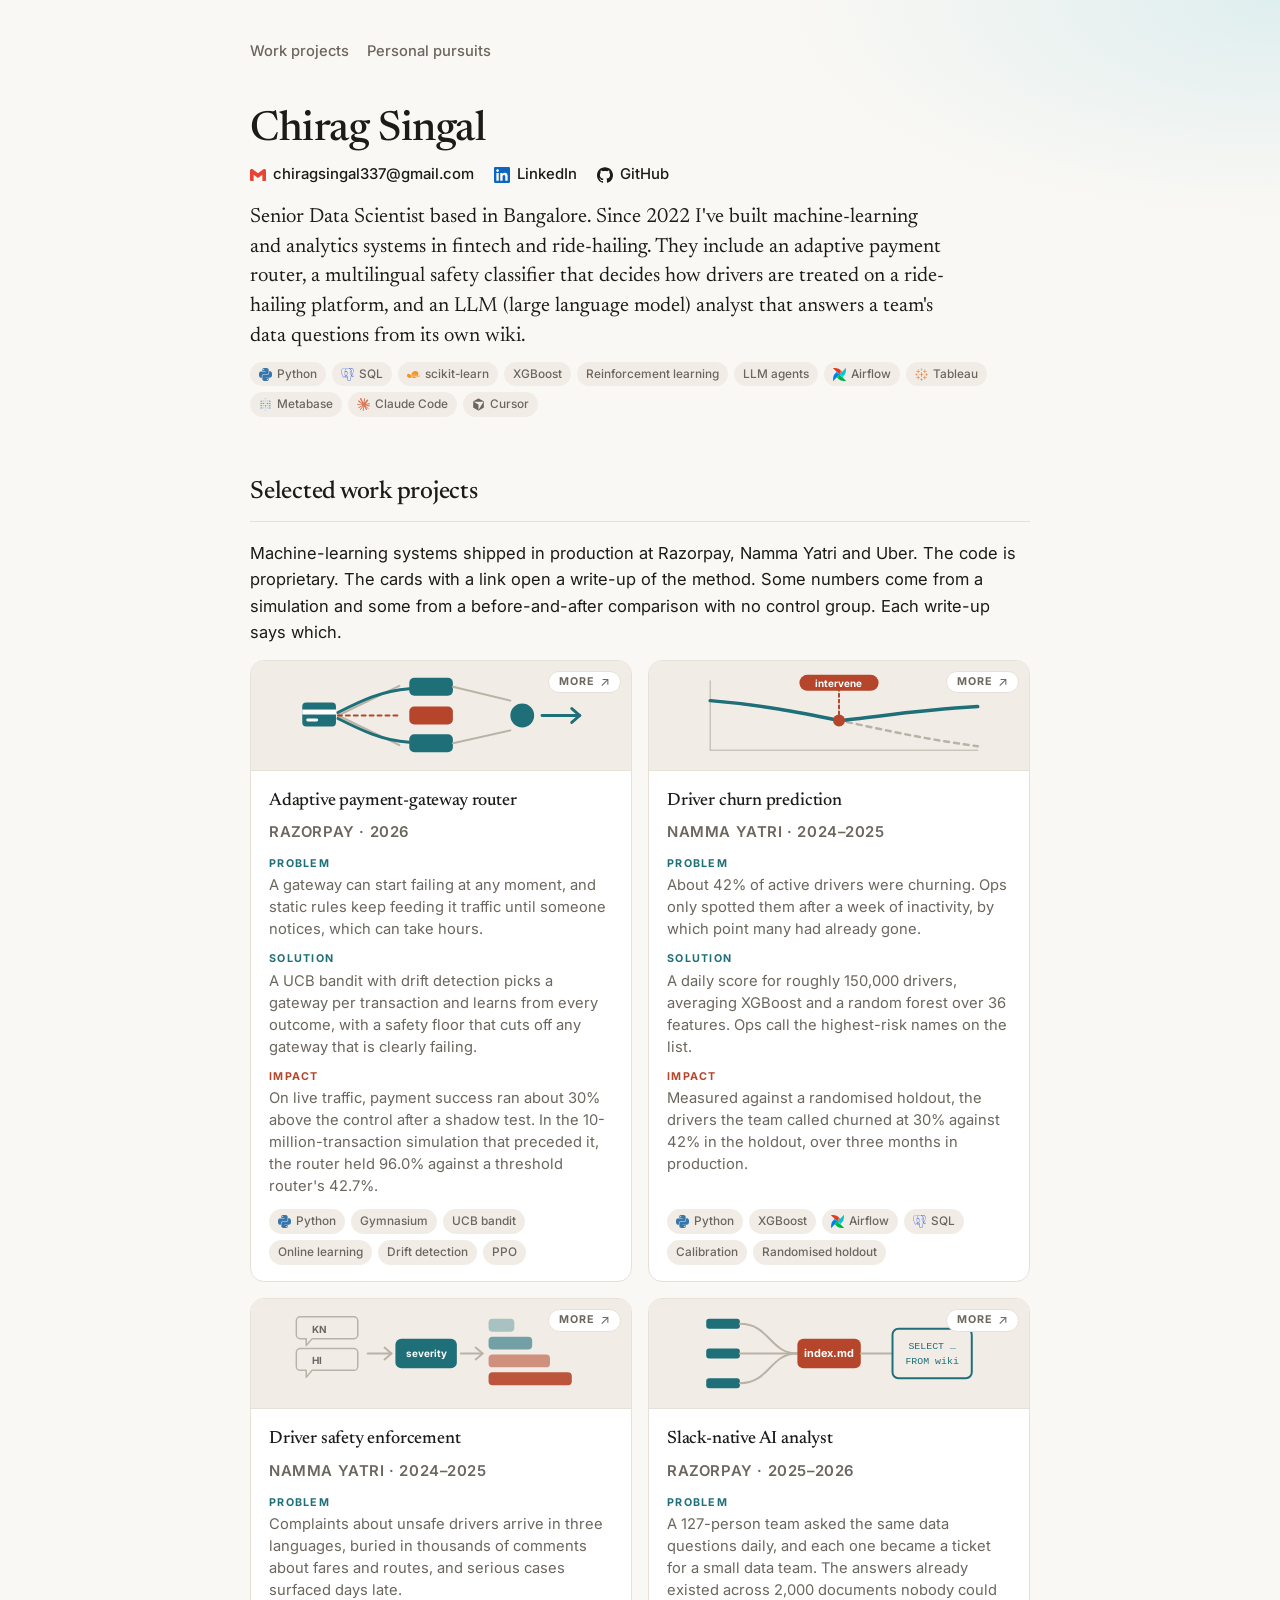
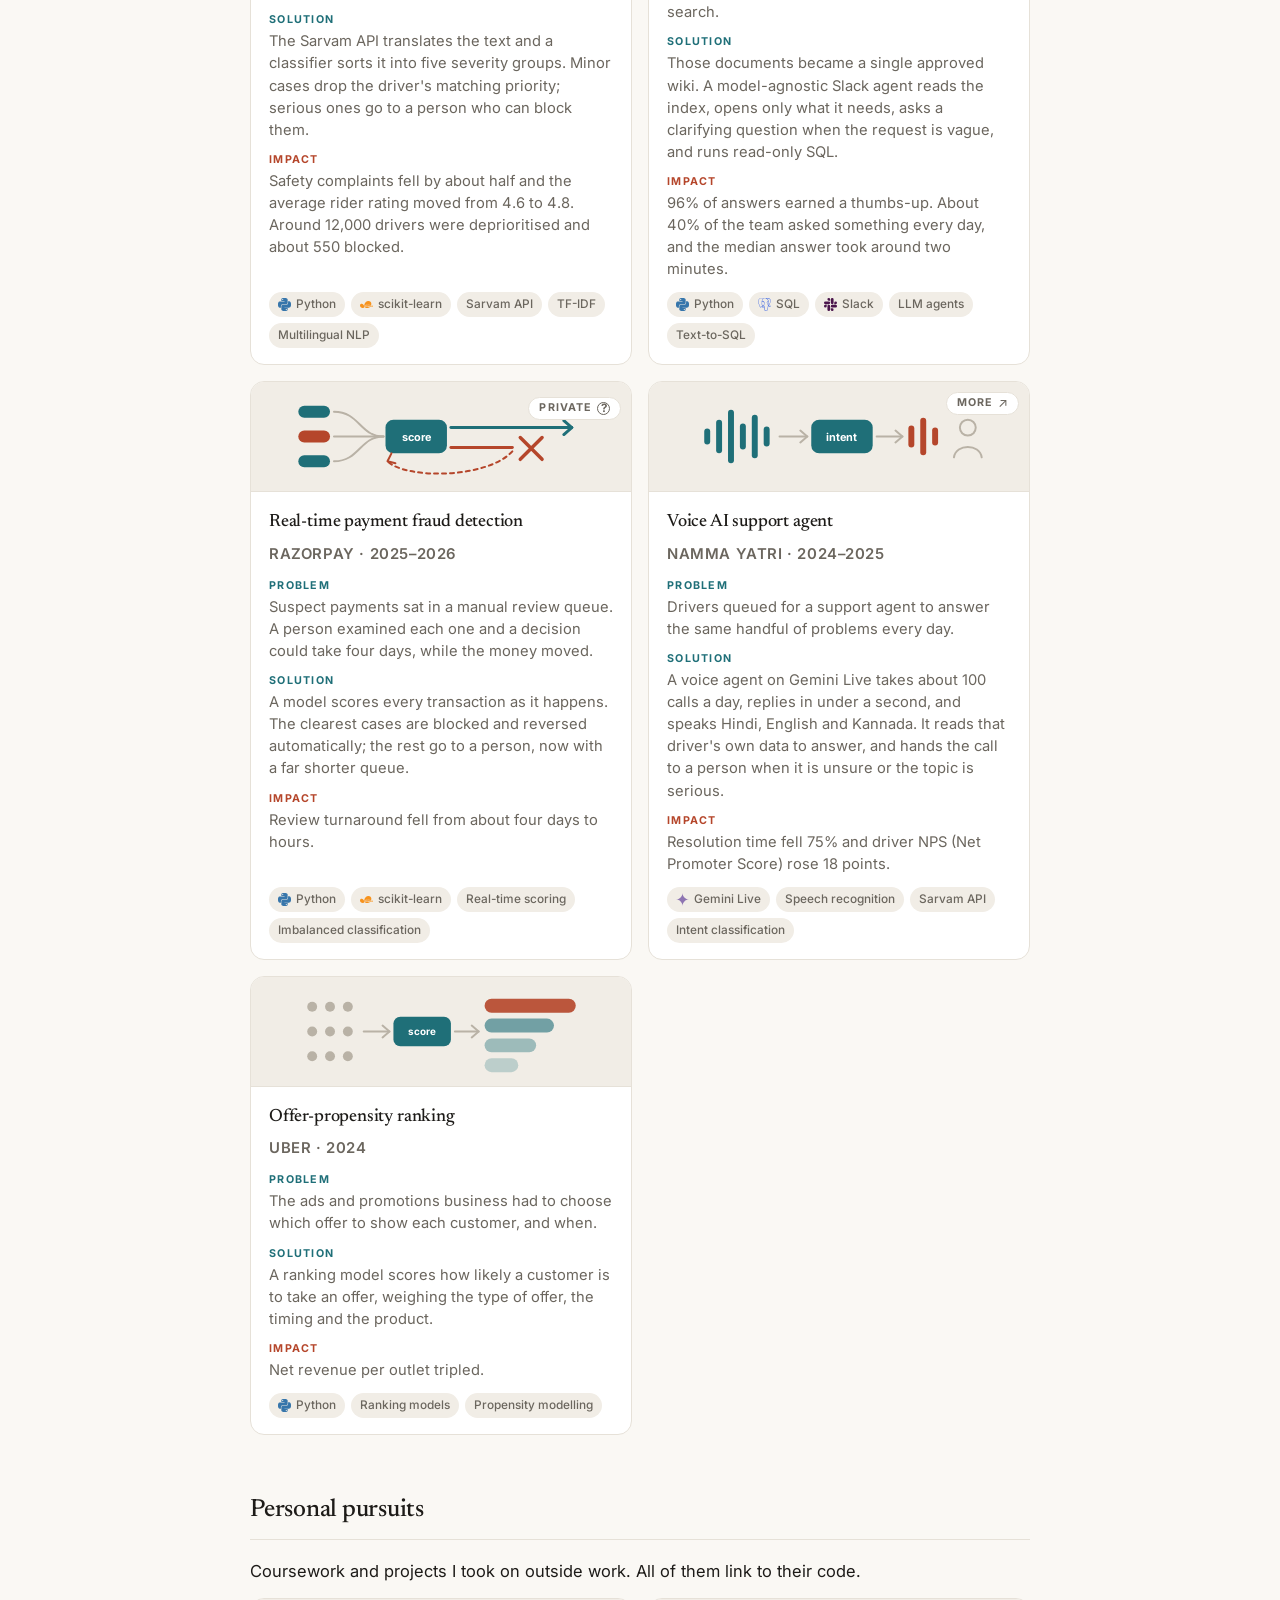
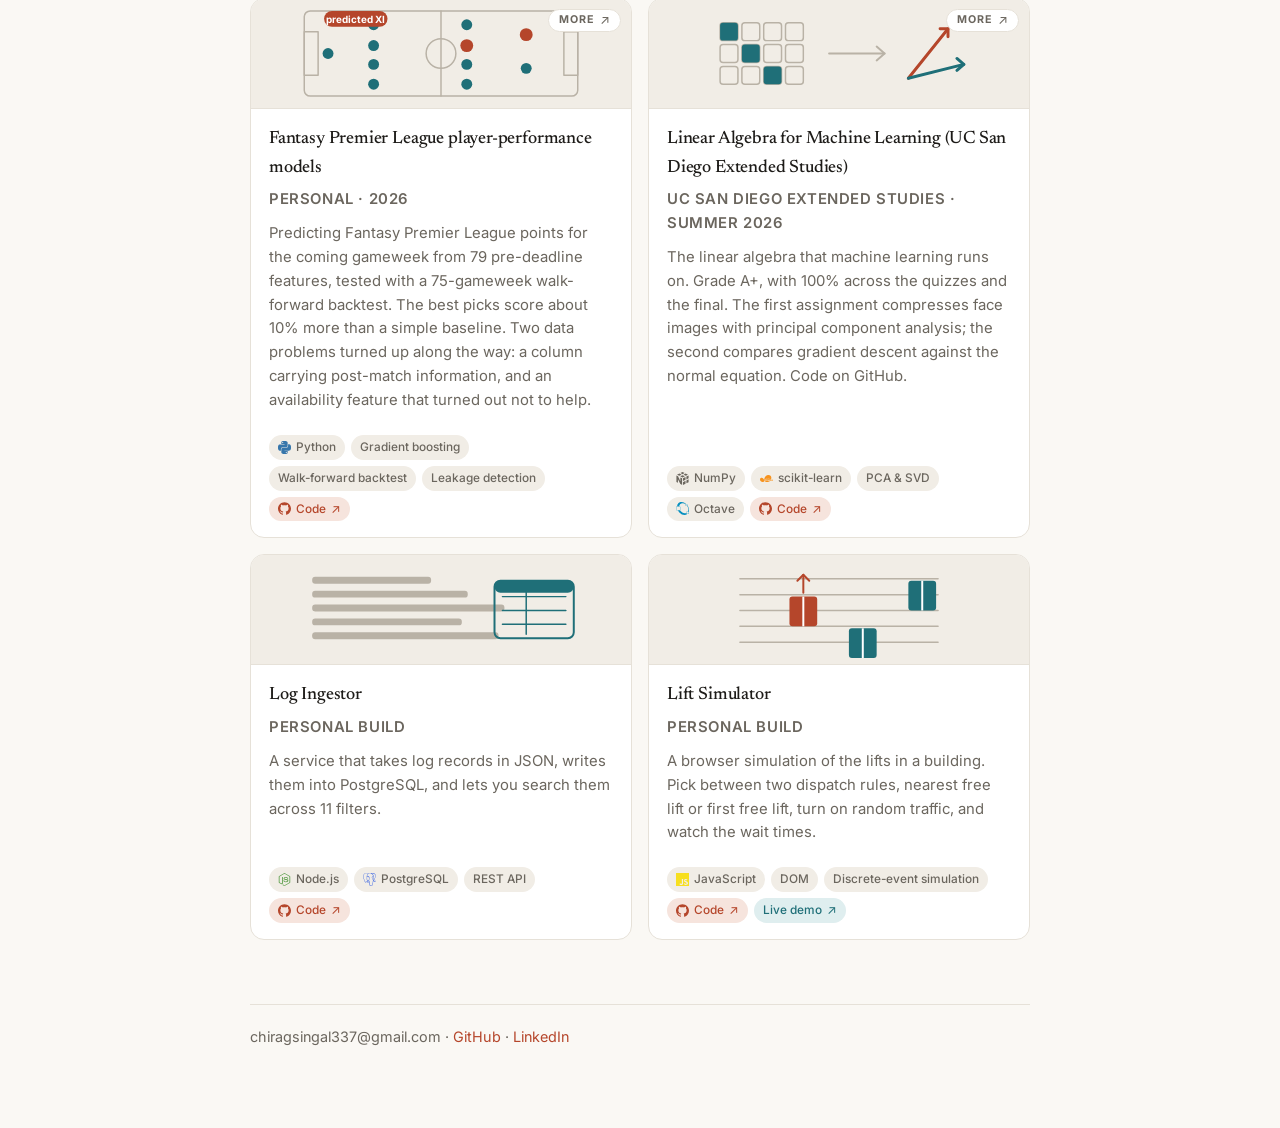
<file: index.html>
<!DOCTYPE html>
<html lang="en">
<head>
<meta charset="UTF-8">
<meta name="viewport" content="width=device-width, initial-scale=1.0">
<title>Chirag Singal · Data Science Portfolio</title>
<meta name="description" content="Data science and ML work by Chirag Singal: an adaptive payment router, a multilingual driver safety classifier, fraud detection and an LLM data analyst.">
<meta property="og:type" content="website">
<meta property="og:title" content="Chirag Singal · Data Science Portfolio">
<meta property="og:description" content="Data science and ML work by Chirag Singal: an adaptive payment router, a multilingual driver safety classifier, fraud detection and an LLM data analyst.">
<meta property="og:url" content="https://lagnis337.github.io/">
<meta property="og:image" content="https://lagnis337.github.io/assets/og.png">
<meta name="twitter:card" content="summary_large_image">
<link rel="icon" href="/favicon.svg" type="image/svg+xml">
<link rel="icon" href="/favicon-32.png" sizes="32x32">
<link rel="apple-touch-icon" href="/apple-touch-icon.png">
<link rel="stylesheet" href="assets/style.css?v=12">
<script type="application/ld+json">
{"@context":"https://schema.org","@type":"Person","name":"Chirag Singal","jobTitle":"Senior Data Scientist",
"email":"mailto:chiragsingal337@gmail.com","url":"https://lagnis337.github.io",
"address":{"@type":"PostalAddress","addressLocality":"Bangalore","addressCountry":"IN"},
"sameAs":["https://github.com/lagnis337","https://www.linkedin.com/in/chiragsingal"],
"knowsAbout":["Machine learning","Reinforcement learning","Natural language processing","Python","SQL"]}
</script>
</head>
<body class="home">
<main>
  <nav class="nav">
    <a href="#work">Work projects</a>
    <a href="#personal">Personal pursuits</a>
  </nav>

  <h1>Chirag Singal</h1>
  <p class="contact">
    <a href="mailto:chiragsingal337@gmail.com"><svg aria-hidden="true"><use href="assets/icons.svg#i-gmail"/></svg>chiragsingal337@gmail.com</a>
    <a href="https://www.linkedin.com/in/chiragsingal"><svg aria-hidden="true"><use href="assets/icons.svg#i-linkedin"/></svg>LinkedIn</a>
    <a href="https://github.com/lagnis337"><svg aria-hidden="true"><use href="assets/icons.svg#i-github"/></svg>GitHub</a>
  </p>
  <p class="lede">Senior Data Scientist based in Bangalore. Since 2022 I've built machine-learning and analytics systems in fintech and ride-hailing. They include an adaptive payment router, a multilingual safety classifier that decides how drivers are treated on a ride-hailing platform, and an LLM (large language model) analyst that answers a team's data questions from its own wiki.</p>
  <div class="tags toolstrip"><span class="tag"><svg aria-hidden="true"><use href="assets/icons.svg#i-python"/></svg>Python</span><span class="tag"><svg aria-hidden="true"><use href="assets/icons.svg#i-postgresql"/></svg>SQL</span><span class="tag"><svg aria-hidden="true"><use href="assets/icons.svg#i-scikitlearn"/></svg>scikit-learn</span><span class="tag">XGBoost</span><span class="tag">Reinforcement learning</span><span class="tag">LLM agents</span><span class="tag"><svg aria-hidden="true"><use href="assets/icons.svg#i-airflow"/></svg>Airflow</span><span class="tag"><svg aria-hidden="true"><use href="assets/icons.svg#i-tableau"/></svg>Tableau</span><span class="tag"><svg aria-hidden="true"><use href="assets/icons.svg#i-metabase"/></svg>Metabase</span><span class="tag"><svg aria-hidden="true"><use href="assets/icons.svg#i-claude"/></svg>Claude Code</span><span class="tag"><svg aria-hidden="true"><use href="assets/icons.svg#i-cursor"/></svg>Cursor</span></div>

  <h2 id="work">Selected work projects</h2>
  <p>Machine-learning systems shipped in production at Razorpay, Namma Yatri and Uber. The code is proprietary. The cards with a link open a write-up of the method. Some numbers come from a simulation and some from a before-and-after comparison with no control group. Each write-up says which.</p>
  <div class="cards">
    <div class="card linked"><span class="goto" aria-hidden="true">More <b>↗</b></span>
      <div class="cover"><svg viewBox="0 0 320 110" xmlns="http://www.w3.org/2000/svg" fill="none" stroke-linecap="round" stroke-linejoin="round">
  <rect x="20" y="42" width="34" height="24" rx="4" fill="#1f6f78" opacity=".9"/><rect x="20" y="49" width="34" height="5" fill="#fff" opacity=".85"/><rect x="24" y="58" width="12" height="3" rx="1.5" fill="#fff" opacity=".7"/>
  <g stroke="#b9b2a6" stroke-width="2"><path d="M56 55 L118 25"/><path d="M56 55 L118 85"/></g>
  <path d="M56 55 L118 55" stroke="#b5462b" stroke-width="2" stroke-dasharray="4 4"/>
  <g stroke="#1f6f78" stroke-width="3"><path d="M56 52 C 80 40, 100 30, 128 28"/><path d="M56 58 C 80 70, 100 80, 128 82"/></g>
  <rect x="128" y="17" width="44" height="18" rx="5" fill="#1f6f78" opacity=".85"/>
  <rect x="128" y="46" width="44" height="18" rx="5" fill="#b5462b" opacity=".35"/><path d="M138 50 l24 10 M162 50 l-24 10" stroke="#b5462b" stroke-width="2"/>
  <rect x="128" y="74" width="44" height="18" rx="5" fill="#1f6f78" opacity=".85"/>
  <g stroke="#b9b2a6" stroke-width="2"><path d="M172 26 L230 40"/><path d="M172 83 L230 70"/></g>
  <circle cx="242" cy="55" r="12" fill="#1f6f78" opacity=".9"/>
  <path d="M262 55 L300 55" stroke="#1f6f78" stroke-width="3"/><path d="M292 48 L300 55 L292 62" stroke="#1f6f78" stroke-width="3"/></svg></div>
      <div class="body">
        <h3><a href="projects/adaptive-gateway-router.html">Adaptive payment-gateway router</a></h3>
        <p class="cardmeta">Razorpay · 2026</p>
        <dl class="psi"><dt>Problem</dt><dd>A gateway can start failing at any moment, and static rules keep feeding it traffic until someone notices, which can take hours.</dd><dt>Solution</dt><dd>A UCB bandit with drift detection picks a gateway per transaction and learns from every outcome, with a safety floor that cuts off any gateway that is clearly failing.</dd><dt class="imp">Impact</dt><dd>On live traffic, payment success ran about 30% above the control after a shadow test. In the 10-million-transaction simulation that preceded it, the router held 96.0% against a threshold router's 42.7%.</dd></dl>
        <div class="tags"><span class="tag"><svg aria-hidden="true"><use href="assets/icons.svg#i-python"/></svg>Python</span><span class="tag">Gymnasium</span><span class="tag">UCB bandit</span><span class="tag">Online learning</span><span class="tag">Drift detection</span><span class="tag">PPO</span></div>
      </div>
    </div>
    <div class="card linked"><span class="goto" aria-hidden="true">More <b>↗</b></span>
      <div class="cover"><svg viewBox="0 0 320 110" xmlns="http://www.w3.org/2000/svg" fill="none" stroke-linecap="round" stroke-linejoin="round">
  <g stroke="#b9b2a6" stroke-width="1"><path d="M30 90 H300"/><path d="M30 20 V90"/></g>
  <path d="M30 40 C 80 44, 120 52, 160 60 C 200 68, 240 78, 300 86" stroke="#b9b2a6" stroke-width="2.5" stroke-dasharray="5 5"/>
  <path d="M30 40 C 80 44, 120 52, 160 60 C 190 58, 230 50, 300 46" stroke="#1f6f78" stroke-width="3.5"/>
  <circle cx="160" cy="60" r="6" fill="#b5462b"/><path d="M160 60 V28" stroke="#b5462b" stroke-width="2" stroke-dasharray="3 3"/>
  <rect x="120" y="14" width="80" height="16" rx="8" fill="#b5462b"/><text x="160" y="26" font-size="10" font-weight="700" fill="#fff" text-anchor="middle" font-family="Inter,sans-serif">intervene</text></svg></div>
      <div class="body">
        <h3><a href="projects/driver-churn.html">Driver churn prediction</a></h3>
        <p class="cardmeta">Namma Yatri · 2024–2025</p>
        <dl class="psi"><dt>Problem</dt><dd>About 42% of active drivers were churning. Ops only spotted them after a week of inactivity, by which point many had already gone.</dd><dt>Solution</dt><dd>A daily score for roughly 150,000 drivers, averaging XGBoost and a random forest over 36 features. Ops call the highest-risk names on the list.</dd><dt class="imp">Impact</dt><dd>Measured against a randomised holdout, the drivers the team called churned at 30% against 42% in the holdout, over three months in production.</dd></dl>
        <div class="tags"><span class="tag"><svg aria-hidden="true"><use href="assets/icons.svg#i-python"/></svg>Python</span><span class="tag">XGBoost</span><span class="tag"><svg aria-hidden="true"><use href="assets/icons.svg#i-airflow"/></svg>Airflow</span><span class="tag"><svg aria-hidden="true"><use href="assets/icons.svg#i-postgresql"/></svg>SQL</span><span class="tag">Calibration</span><span class="tag">Randomised holdout</span></div>
      </div>
    </div>
    <div class="card linked"><span class="goto" aria-hidden="true">More <b>↗</b></span>
      <div class="cover"><svg viewBox="0 0 320 110" xmlns="http://www.w3.org/2000/svg" fill="none" stroke-linecap="round" stroke-linejoin="round">
  <g stroke="#b9b2a6" stroke-width="1.5" fill="none"><path d="M18 18 H72 a4 4 0 0 1 4 4 v14 a4 4 0 0 1 -4 4 H30 l-6 7 v-7 h-6 a4 4 0 0 1 -4 -4 v-14 a4 4 0 0 1 4 -4 z"/><path d="M18 50 H72 a4 4 0 0 1 4 4 v14 a4 4 0 0 1 -4 4 H30 l-6 7 v-7 h-6 a4 4 0 0 1 -4 -4 v-14 a4 4 0 0 1 4 -4 z"/></g>
  <g fill="#6b665e" font-size="10" font-weight="700" font-family="Inter,sans-serif"><text x="30" y="34">KN</text><text x="30" y="66">HI</text></g>
  <path d="M86 55 H110" stroke="#b9b2a6" stroke-width="2"/><path d="M103 49 L110 55 L103 61" stroke="#b9b2a6" stroke-width="2"/>
  <rect x="114" y="40" width="62" height="30" rx="6" fill="#1f6f78" opacity=".9"/><text x="145" y="59" font-size="10" font-weight="700" fill="#fff" text-anchor="middle" font-family="Inter,sans-serif">severity</text>
  <path d="M180 55 H202" stroke="#b9b2a6" stroke-width="2"/><path d="M195 49 L202 55 L195 61" stroke="#b9b2a6" stroke-width="2"/>
  <g><rect x="208" y="20" width="26" height="13" rx="4" fill="#1f6f78" opacity=".35"/><rect x="208" y="38" width="44" height="13" rx="4" fill="#1f6f78" opacity=".6"/><rect x="208" y="56" width="62" height="13" rx="4" fill="#b5462b" opacity=".55"/><rect x="208" y="74" width="84" height="13" rx="4" fill="#b5462b" opacity=".9"/></g></svg></div>
      <div class="body">
        <h3><a href="projects/driver-safety-enforcement.html">Driver safety enforcement</a></h3>
        <p class="cardmeta">Namma Yatri · 2024–2025</p>
        <dl class="psi"><dt>Problem</dt><dd>Complaints about unsafe drivers arrive in three languages, buried in thousands of comments about fares and routes, and serious cases surfaced days late.</dd><dt>Solution</dt><dd>The Sarvam API translates the text and a classifier sorts it into five severity groups. Minor cases drop the driver's matching priority; serious ones go to a person who can block them.</dd><dt class="imp">Impact</dt><dd>Safety complaints fell by about half and the average rider rating moved from 4.6 to 4.8. Around 12,000 drivers were deprioritised and about 550 blocked.</dd></dl>
        <div class="tags"><span class="tag"><svg aria-hidden="true"><use href="assets/icons.svg#i-python"/></svg>Python</span><span class="tag"><svg aria-hidden="true"><use href="assets/icons.svg#i-scikitlearn"/></svg>scikit-learn</span><span class="tag">Sarvam API</span><span class="tag">TF-IDF</span><span class="tag">Multilingual NLP</span></div>
      </div>
    </div>
    <div class="card linked"><span class="goto" aria-hidden="true">More <b>↗</b></span>
      <div class="cover"><svg viewBox="0 0 320 110" xmlns="http://www.w3.org/2000/svg" fill="none" stroke-linecap="round" stroke-linejoin="round">
  <g fill="#1f6f78" opacity=".9"><rect x="26" y="20" width="34" height="10" rx="3"/><rect x="26" y="50" width="34" height="10" rx="3"/><rect x="26" y="80" width="34" height="10" rx="3"/></g>
  <g stroke="#b9b2a6" stroke-width="2"><path d="M60 25 C 90 25, 90 55, 118 55"/><path d="M60 55 H118"/><path d="M60 85 C 90 85, 90 55, 118 55"/></g>
  <rect x="118" y="40" width="64" height="30" rx="6" fill="#b5462b"/><text x="150" y="59" font-size="11" font-weight="700" fill="#fff" text-anchor="middle" font-family="Inter,sans-serif">index.md</text>
  <path d="M182 55 H214" stroke="#b9b2a6" stroke-width="2"/>
  <rect x="214" y="30" width="80" height="50" rx="6" stroke="#1f6f78" stroke-width="2" fill="none"/>
  <text x="254" y="50" font-size="10" fill="#1f6f78" text-anchor="middle" font-family="ui-monospace,Menlo,monospace">SELECT …</text>
  <text x="254" y="66" font-size="10" fill="#1f6f78" text-anchor="middle" font-family="ui-monospace,Menlo,monospace">FROM wiki</text></svg></div>
      <div class="body">
        <h3><a href="projects/text-to-sql-analyst.html">Slack-native AI analyst</a></h3>
        <p class="cardmeta">Razorpay · 2025–2026</p>
        <dl class="psi"><dt>Problem</dt><dd>A 127-person team asked the same data questions daily, and each one became a ticket for a small data team. The answers already existed across 2,000 documents nobody could search.</dd><dt>Solution</dt><dd>Those documents became a single approved wiki. A model-agnostic Slack agent reads the index, opens only what it needs, asks a clarifying question when the request is vague, and runs read-only SQL.</dd><dt class="imp">Impact</dt><dd>96% of answers earned a thumbs-up. About 40% of the team asked something every day, and the median answer took around two minutes.</dd></dl>
        <div class="tags"><span class="tag"><svg aria-hidden="true"><use href="assets/icons.svg#i-python"/></svg>Python</span><span class="tag"><svg aria-hidden="true"><use href="assets/icons.svg#i-postgresql"/></svg>SQL</span><span class="tag"><svg aria-hidden="true"><use href="assets/icons.svg#i-slack"/></svg>Slack</span><span class="tag">LLM agents</span><span class="tag">Text-to-SQL</span></div>
      </div>
    </div>
    <div class="card"><span class="whywrap"><button type="button" class="goto why" aria-describedby="why-fraud">Private <b>?</b></button><span class="tip" id="why-fraud" role="tooltip">There is no write-up for this project. An adversary reads a public method and then works around it, thus the design of a live fraud model stays private.</span></span>
      <div class="cover"><svg viewBox="0 0 320 110" xmlns="http://www.w3.org/2000/svg" fill="none" stroke-linecap="round" stroke-linejoin="round">
  <g fill="#1f6f78" opacity=".55"><rect x="16" y="24" width="32" height="12" rx="6"/><rect x="16" y="74" width="32" height="12" rx="6"/></g>
  <rect x="16" y="49" width="32" height="12" rx="6" fill="#b5462b" opacity=".85"/>
  <g stroke="#b9b2a6" stroke-width="2"><path d="M52 30 C 78 30, 78 55, 102 55"/><path d="M52 55 H102"/><path d="M52 80 C 78 80, 78 55, 102 55"/></g>
  <rect x="104" y="38" width="62" height="34" rx="8" fill="#1f6f78" opacity=".9"/><text x="135" y="60" font-size="11" font-weight="700" fill="#fff" text-anchor="middle" font-family="Inter,sans-serif">score</text>
  <path d="M170 46 H292" stroke="#1f6f78" stroke-width="3"/><path d="M284 39 L292 46 L284 53" stroke="#1f6f78" stroke-width="3"/>
  <path d="M170 66 H232" stroke="#b5462b" stroke-width="3"/><path d="M240 56 L262 78 M262 56 L240 78" stroke="#b5462b" stroke-width="3.5"/>
  <path d="M232 70 C 206 98, 124 98, 106 80" stroke="#b5462b" stroke-width="2" stroke-dasharray="4 4"/><path d="M114 82 L106 80 L110 72" stroke="#b5462b" stroke-width="2"/></svg></div>
      <div class="body">
        <h3>Real-time payment fraud detection</h3>
        <p class="cardmeta">Razorpay · 2025–2026</p>
        <dl class="psi"><dt>Problem</dt><dd>Suspect payments sat in a manual review queue. A person examined each one and a decision could take four days, while the money moved.</dd><dt>Solution</dt><dd>A model scores every transaction as it happens. The clearest cases are blocked and reversed automatically; the rest go to a person, now with a far shorter queue.</dd><dt class="imp">Impact</dt><dd>Review turnaround fell from about four days to hours.</dd></dl>
        <div class="tags"><span class="tag"><svg aria-hidden="true"><use href="assets/icons.svg#i-python"/></svg>Python</span><span class="tag"><svg aria-hidden="true"><use href="assets/icons.svg#i-scikitlearn"/></svg>scikit-learn</span><span class="tag">Real-time scoring</span><span class="tag">Imbalanced classification</span></div>
      </div>
    </div>
    <div class="card linked"><span class="goto" aria-hidden="true">More <b>↗</b></span>
      <div class="cover"><svg viewBox="0 0 320 110" xmlns="http://www.w3.org/2000/svg" fill="none" stroke-linecap="round" stroke-linejoin="round">
  <g fill="#1f6f78" opacity=".85"><rect x="24" y="47" width="6" height="16" rx="3"/><rect x="36" y="38" width="6" height="34" rx="3"/><rect x="48" y="28" width="6" height="54" rx="3"/><rect x="60" y="42" width="6" height="26" rx="3"/><rect x="72" y="33" width="6" height="44" rx="3"/><rect x="84" y="45" width="6" height="20" rx="3"/></g>
  <path d="M100 55 H128" stroke="#b9b2a6" stroke-width="2"/><path d="M121 49 L128 55 L121 61" stroke="#b9b2a6" stroke-width="2"/>
  <rect x="132" y="38" width="62" height="34" rx="8" fill="#1f6f78" opacity=".9"/><text x="163" y="60" font-size="11" font-weight="700" fill="#fff" text-anchor="middle" font-family="Inter,sans-serif">intent</text>
  <path d="M198 55 H224" stroke="#b9b2a6" stroke-width="2"/><path d="M217 49 L224 55 L217 61" stroke="#b9b2a6" stroke-width="2"/>
  <g fill="#b5462b" opacity=".8"><rect x="230" y="44" width="6" height="22" rx="3"/><rect x="242" y="36" width="6" height="38" rx="3"/><rect x="254" y="46" width="6" height="18" rx="3"/></g>
  <circle cx="290" cy="46" r="8" stroke="#b9b2a6" stroke-width="2"/><path d="M276 76 C 278 62, 302 62, 304 76" stroke="#b9b2a6" stroke-width="2"/></svg></div>
      <div class="body">
        <h3><a href="projects/voice-ai-support-agent.html">Voice AI support agent</a></h3>
        <p class="cardmeta">Namma Yatri · 2024–2025</p>
        <dl class="psi"><dt>Problem</dt><dd>Drivers queued for a support agent to answer the same handful of problems every day.</dd><dt>Solution</dt><dd>A voice agent on Gemini Live takes about 100 calls a day, replies in under a second, and speaks Hindi, English and Kannada. It reads that driver's own data to answer, and hands the call to a person when it is unsure or the topic is serious.</dd><dt class="imp">Impact</dt><dd>Resolution time fell 75% and driver NPS (Net Promoter Score) rose 18 points.</dd></dl>
        <div class="tags"><span class="tag"><svg aria-hidden="true"><use href="assets/icons.svg#i-googlegemini"/></svg>Gemini Live</span><span class="tag">Speech recognition</span><span class="tag">Sarvam API</span><span class="tag">Intent classification</span></div>
      </div>
    </div>
    <div class="card">
      <div class="cover"><svg viewBox="0 0 320 110" xmlns="http://www.w3.org/2000/svg" fill="none" stroke-linecap="round" stroke-linejoin="round">
  <g fill="#b9b2a6" opacity=".55"><circle cx="30" cy="30" r="5"/><circle cx="48" cy="30" r="5"/><circle cx="66" cy="30" r="5"/><circle cx="30" cy="55" r="5"/><circle cx="48" cy="55" r="5"/><circle cx="66" cy="55" r="5"/><circle cx="30" cy="80" r="5"/><circle cx="48" cy="80" r="5"/><circle cx="66" cy="80" r="5"/></g>
  <path d="M82 55 H108" stroke="#b9b2a6" stroke-width="2"/><path d="M101 49 L108 55 L101 61" stroke="#b9b2a6" stroke-width="2"/>
  <rect x="112" y="40" width="58" height="30" rx="7" fill="#1f6f78" opacity=".9"/><text x="141" y="59" font-size="10" font-weight="700" fill="#fff" text-anchor="middle" font-family="Inter,sans-serif">score</text>
  <path d="M174 55 H198" stroke="#b9b2a6" stroke-width="2"/><path d="M191 49 L198 55 L191 61" stroke="#b9b2a6" stroke-width="2"/>
  <g><rect x="204" y="22" width="92" height="14" rx="7" fill="#b5462b" opacity=".9"/><rect x="204" y="42" width="70" height="14" rx="7" fill="#1f6f78" opacity=".6"/><rect x="204" y="62" width="52" height="14" rx="7" fill="#1f6f78" opacity=".4"/><rect x="204" y="82" width="34" height="14" rx="7" fill="#1f6f78" opacity=".25"/></g></svg></div>
      <div class="body">
        <h3>Offer-propensity ranking</h3>
        <p class="cardmeta">Uber · 2024</p>
        <dl class="psi"><dt>Problem</dt><dd>The ads and promotions business had to choose which offer to show each customer, and when.</dd><dt>Solution</dt><dd>A ranking model scores how likely a customer is to take an offer, weighing the type of offer, the timing and the product.</dd><dt class="imp">Impact</dt><dd>Net revenue per outlet tripled.</dd></dl>
        <div class="tags"><span class="tag"><svg aria-hidden="true"><use href="assets/icons.svg#i-python"/></svg>Python</span><span class="tag">Ranking models</span><span class="tag">Propensity modelling</span></div>
      </div>
    </div>
  </div>

  <h2 id="personal">Personal pursuits</h2>
  <p>Coursework and projects I took on outside work. All of them link to their code.</p>
  <div class="cards">
    <div class="card linked"><span class="goto" aria-hidden="true">More <b>↗</b></span>
      <div class="cover"><svg viewBox="0 0 320 110" xmlns="http://www.w3.org/2000/svg" fill="none" stroke-linecap="round" stroke-linejoin="round">
  <g stroke="#b9b2a6" stroke-width="1.5"><rect x="22" y="12" width="276" height="86" rx="6"/><path d="M160 12 V98"/><circle cx="160" cy="55" r="15"/><rect x="22" y="33" width="14" height="44"/><rect x="284" y="33" width="14" height="44"/></g>
  <g fill="#1f6f78" opacity=".9"><circle cx="46" cy="55" r="5.5"/><circle cx="92" cy="26" r="5.5"/><circle cx="92" cy="47" r="5.5"/><circle cx="92" cy="66" r="5.5"/><circle cx="92" cy="86" r="5.5"/><circle cx="186" cy="26" r="5.5"/><circle cx="186" cy="66" r="5.5"/><circle cx="186" cy="86" r="5.5"/><circle cx="246" cy="70" r="5.5"/></g>
  <g fill="#b5462b"><circle cx="186" cy="47" r="6.5"/><circle cx="246" cy="36" r="6.5"/></g>
  <rect x="42" y="12" width="64" height="16" rx="8" fill="#b5462b"/><text x="74" y="24" font-size="10" font-weight="700" fill="#fff" text-anchor="middle" font-family="Inter,sans-serif">predicted XI</text></svg></div>
      <div class="body">
        <h3><a href="projects/fpl-player-models.html">Fantasy Premier League player-performance models</a></h3>
        <p class="cardmeta">Personal · 2026</p>
        <p>Predicting Fantasy Premier League points for the coming gameweek from 79 pre-deadline features, tested with a 75-gameweek walk-forward backtest. The best picks score about 10% more than a simple baseline. Two data problems turned up along the way: a column carrying post-match information, and an availability feature that turned out not to help.</p>
        <div class="tags"><span class="tag"><svg aria-hidden="true"><use href="assets/icons.svg#i-python"/></svg>Python</span><span class="tag">Gradient boosting</span><span class="tag">Walk-forward backtest</span><span class="tag">Leakage detection</span><a class="tag code" href="https://github.com/lagnis337/fpl-player-models"><svg aria-hidden="true"><use href="assets/icons.svg#i-github"/></svg>Code <b class="arr">↗</b></a></div>
      </div>
    </div>
    <div class="card linked"><span class="goto" aria-hidden="true">More <b>↗</b></span>
      <div class="cover"><svg viewBox="0 0 320 110" xmlns="http://www.w3.org/2000/svg" fill="none" stroke-linecap="round" stroke-linejoin="round">
  <g stroke="#b9b2a6" stroke-width="1.5"><rect x="40" y="24" width="18" height="18" rx="3"/><rect x="40" y="46" width="18" height="18" rx="3"/><rect x="40" y="68" width="18" height="18" rx="3"/><rect x="62" y="24" width="18" height="18" rx="3"/><rect x="62" y="46" width="18" height="18" rx="3"/><rect x="62" y="68" width="18" height="18" rx="3"/><rect x="84" y="24" width="18" height="18" rx="3"/><rect x="84" y="46" width="18" height="18" rx="3"/><rect x="84" y="68" width="18" height="18" rx="3"/><rect x="106" y="24" width="18" height="18" rx="3"/><rect x="106" y="46" width="18" height="18" rx="3"/><rect x="106" y="68" width="18" height="18" rx="3"/></g>
  <g fill="#1f6f78" opacity=".85"><rect x="40" y="24" width="18" height="18" rx="3"/><rect x="62" y="46" width="18" height="18" rx="3"/><rect x="84" y="68" width="18" height="18" rx="3"/></g>
  <path d="M150 55 H206" stroke="#b9b2a6" stroke-width="2"/><path d="M198 48 L206 55 L198 62" stroke="#b9b2a6" stroke-width="2"/>
  <path d="M230 80 L270 30" stroke="#b5462b" stroke-width="3"/><path d="M262 30 L270 30 L270 38" stroke="#b5462b" stroke-width="3"/>
  <path d="M230 80 L286 66" stroke="#1f6f78" stroke-width="3"/><path d="M279 60 L286 66 L279 72" stroke="#1f6f78" stroke-width="3"/></svg></div>
      <div class="body">
        <h3><a href="foundations.html">Linear Algebra for Machine Learning (UC San Diego Extended Studies)</a></h3>
        <p class="cardmeta">UC San Diego Extended Studies · Summer 2026</p>
        <p>The linear algebra that machine learning runs on. Grade A+, with 100% across the quizzes and the final. The first assignment compresses face images with principal component analysis; the second compares gradient descent against the normal equation. Code on GitHub.</p>
        <div class="tags"><span class="tag"><svg aria-hidden="true"><use href="assets/icons.svg#i-numpy"/></svg>NumPy</span><span class="tag"><svg aria-hidden="true"><use href="assets/icons.svg#i-scikitlearn"/></svg>scikit-learn</span><span class="tag">PCA &amp; SVD</span><span class="tag"><svg aria-hidden="true"><use href="assets/icons.svg#i-octave"/></svg>Octave</span><a class="tag code" href="https://github.com/lagnis337/linear-algebra-for-ml-coursework"><svg aria-hidden="true"><use href="assets/icons.svg#i-github"/></svg>Code <b class="arr">↗</b></a></div>
      </div>
    </div>
    <div class="card">
      <div class="cover"><svg viewBox="0 0 320 110" xmlns="http://www.w3.org/2000/svg" fill="none" stroke-linecap="round" stroke-linejoin="round">
  <g fill="#b9b2a6" opacity=".6"><rect x="30" y="22" width="120" height="7" rx="3"/><rect x="30" y="36" width="157" height="7" rx="3"/><rect x="30" y="50" width="194" height="7" rx="3"/><rect x="30" y="64" width="151" height="7" rx="3"/><rect x="30" y="78" width="188" height="7" rx="3"/></g>
  <path d="M180 55 H214" stroke="#b9b2a6" stroke-width="2"/>
  <rect x="214" y="26" width="80" height="58" rx="6" stroke="#1f6f78" stroke-width="2"/>
  <g stroke="#1f6f78" stroke-width="1.5"><path d="M222 42 H286"/><path d="M222 56 H286"/><path d="M222 70 H286"/><path d="M246 30 V80"/></g>
  <rect x="214" y="26" width="80" height="12" rx="6" fill="#1f6f78"/></svg></div>
      <div class="body">
        <h3>Log Ingestor</h3>
        <p class="cardmeta">Personal build</p>
        <p>A service that takes log records in JSON, writes them into PostgreSQL, and lets you search them across 11 filters.</p>
        <div class="tags"><span class="tag"><svg aria-hidden="true"><use href="assets/icons.svg#i-nodedotjs"/></svg>Node.js</span><span class="tag"><svg aria-hidden="true"><use href="assets/icons.svg#i-postgresql"/></svg>PostgreSQL</span><span class="tag">REST API</span><a class="tag code" href="https://github.com/lagnis337/logs_ingestor"><svg aria-hidden="true"><use href="assets/icons.svg#i-github"/></svg>Code <b class="arr">↗</b></a></div>
      </div>
    </div>
    <div class="card">
      <div class="cover"><svg viewBox="0 0 320 110" xmlns="http://www.w3.org/2000/svg" fill="none" stroke-linecap="round" stroke-linejoin="round">
  <g stroke="#b9b2a6" stroke-width="1.5"><path d="M60 24 H260"/><path d="M60 40 H260"/><path d="M60 56 H260"/><path d="M60 72 H260"/><path d="M60 88 H260"/></g>
  <rect x="110" y="42" width="28" height="30" rx="3" fill="#b5462b"/><rect x="123" y="42" width="2" height="30" fill="#fff"/>
  <rect x="170" y="74" width="28" height="30" rx="3" fill="#1f6f78"/><rect x="183" y="74" width="2" height="30" fill="#fff"/>
  <rect x="230" y="26" width="28" height="30" rx="3" fill="#1f6f78"/><rect x="243" y="26" width="2" height="30" fill="#fff"/>
  <path d="M124 38 V20" stroke="#b5462b" stroke-width="2"/><path d="M118 26 L124 20 L130 26" stroke="#b5462b" stroke-width="2"/></svg></div>
      <div class="body">
        <h3>Lift Simulator</h3>
        <p class="cardmeta">Personal build</p>
        <p>A browser simulation of the lifts in a building. Pick between two dispatch rules, nearest free lift or first free lift, turn on random traffic, and watch the wait times.</p>
        <div class="tags"><span class="tag"><svg aria-hidden="true"><use href="assets/icons.svg#i-javascript"/></svg>JavaScript</span><span class="tag">DOM</span><span class="tag">Discrete-event simulation</span><a class="tag code" href="https://github.com/lagnis337/Lift_Simulator"><svg aria-hidden="true"><use href="assets/icons.svg#i-github"/></svg>Code <b class="arr">↗</b></a><a class="tag demo" href="https://lagnis337.github.io/Lift_Simulator/">Live demo <b class="arr">↗</b></a></div>
      </div>
    </div>
  </div>

  <footer>
    chiragsingal337@gmail.com · <a href="https://github.com/lagnis337">GitHub</a> · <a href="https://www.linkedin.com/in/chiragsingal">LinkedIn</a>
  </footer>
</main>
<script src="assets/anim.js?v=12"></script>
</body>
</html>
</file>
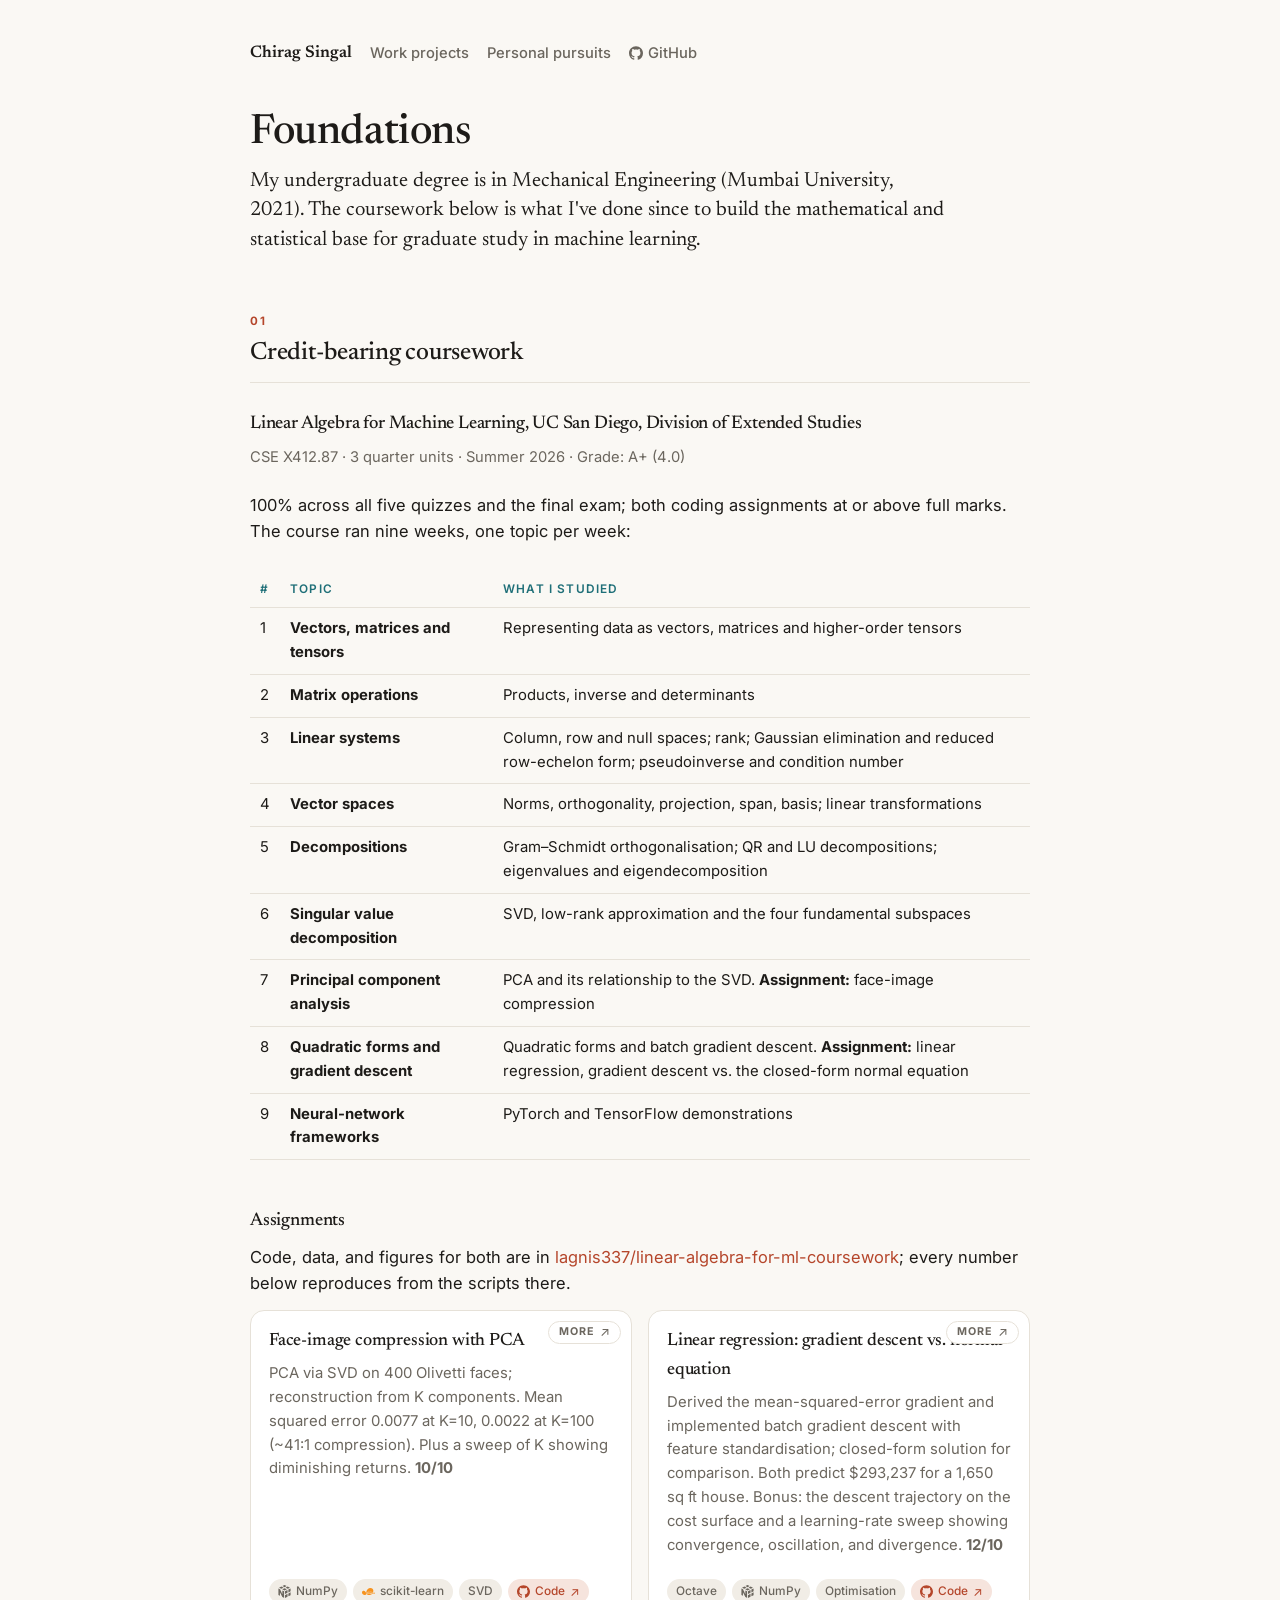
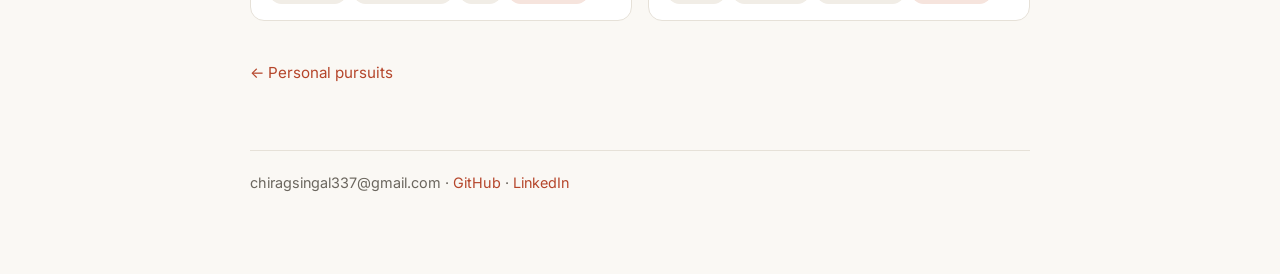
<file: foundations.html>
<!DOCTYPE html>
<html lang="en">
<head>
<meta charset="UTF-8">
<meta name="viewport" content="width=device-width, initial-scale=1.0">
<title>Foundations · Chirag Singal</title>
<meta name="description" content="The mathematics under the models: Linear Algebra for Machine Learning at UC San Diego Extended Studies, grade A+, with both coding assignments and their results.">
<meta property="og:type" content="article">
<meta property="og:title" content="Foundations · Chirag Singal">
<meta property="og:description" content="The mathematics under the models: Linear Algebra for Machine Learning at UC San Diego Extended Studies, grade A+, with both coding assignments and their results.">
<meta property="og:url" content="https://lagnis337.github.io/foundations.html">
<meta property="og:image" content="https://lagnis337.github.io/assets/og.png">
<meta name="twitter:card" content="summary_large_image">
<link rel="icon" href="/favicon.svg" type="image/svg+xml">
<link rel="icon" href="/favicon-32.png" sizes="32x32">
<link rel="apple-touch-icon" href="/apple-touch-icon.png">
<link rel="stylesheet" href="assets/style.css?v=12">
</head>
<body>
<main class="article">
  <nav class="nav">
    <a class="home" href="./">Chirag Singal</a>
    <a href="./#work">Work projects</a>
    <a href="./#personal">Personal pursuits</a>
    <a href="https://github.com/lagnis337"><svg aria-hidden="true"><use href="assets/icons.svg#i-github"/></svg>GitHub</a>
  </nav>
  <h1>Foundations</h1>
  <p class="lede">My undergraduate degree is in Mechanical Engineering (Mumbai University, 2021). The coursework below is what I've done since to build the mathematical and statistical base for graduate study in machine learning.</p>

  <h2>Credit-bearing coursework</h2>
  <h3>Linear Algebra for Machine Learning, UC San Diego, Division of Extended Studies</h3>
  <p class="meta">CSE X412.87 · 3 quarter units · Summer 2026 · Grade: A+ (4.0)</p>
  <p>100% across all five quizzes and the final exam; both coding assignments at or above full marks. The course ran nine weeks, one topic per week:</p>
  <div class="table-wrap"><table>
    <thead><tr><th>#</th><th>Topic</th><th>What I studied</th></tr></thead>
    <tbody>
      <tr><td>1</td><td><strong>Vectors, matrices and tensors</strong></td><td>Representing data as vectors, matrices and higher-order tensors</td></tr>
      <tr><td>2</td><td><strong>Matrix operations</strong></td><td>Products, inverse and determinants</td></tr>
      <tr><td>3</td><td><strong>Linear systems</strong></td><td>Column, row and null spaces; rank; Gaussian elimination and reduced row-echelon form; pseudoinverse and condition number</td></tr>
      <tr><td>4</td><td><strong>Vector spaces</strong></td><td>Norms, orthogonality, projection, span, basis; linear transformations</td></tr>
      <tr><td>5</td><td><strong>Decompositions</strong></td><td>Gram–Schmidt orthogonalisation; QR and LU decompositions; eigenvalues and eigendecomposition</td></tr>
      <tr><td>6</td><td><strong>Singular value decomposition</strong></td><td>SVD, low-rank approximation and the four fundamental subspaces</td></tr>
      <tr><td>7</td><td><strong>Principal component analysis</strong></td><td>PCA and its relationship to the SVD. <strong>Assignment:</strong> face-image compression</td></tr>
      <tr><td>8</td><td><strong>Quadratic forms and gradient descent</strong></td><td>Quadratic forms and batch gradient descent. <strong>Assignment:</strong> linear regression, gradient descent vs. the closed-form normal equation</td></tr>
      <tr><td>9</td><td><strong>Neural-network frameworks</strong></td><td>PyTorch and TensorFlow demonstrations</td></tr>
    </tbody>
  </table></div>
  <h3>Assignments</h3>
  <p>Code, data, and figures for both are in <a href="https://github.com/lagnis337/linear-algebra-for-ml-coursework">lagnis337/linear-algebra-for-ml-coursework</a>; every number below reproduces from the scripts there.</p>
  <div class="cards">
    <div class="card linked"><span class="goto" aria-hidden="true">More <b>↗</b></span><div class="body"><h3><a href="https://github.com/lagnis337/linear-algebra-for-ml-coursework/tree/main/pca-face-compression">Face-image compression with PCA</a></h3><p>PCA via SVD on 400 Olivetti faces; reconstruction from K components. Mean squared error 0.0077 at K=10, 0.0022 at K=100 (~41:1 compression). Plus a sweep of K showing diminishing returns. <strong>10/10</strong></p><div class="tags"><span class="tag"><svg aria-hidden="true"><use href="assets/icons.svg#i-numpy"/></svg>NumPy</span><span class="tag"><svg aria-hidden="true"><use href="assets/icons.svg#i-scikitlearn"/></svg>scikit-learn</span><span class="tag">SVD</span><a class="tag code" href="https://github.com/lagnis337/linear-algebra-for-ml-coursework/tree/main/pca-face-compression"><svg aria-hidden="true"><use href="assets/icons.svg#i-github"/></svg>Code <b class="arr">↗</b></a></div></div></div>
    <div class="card linked"><span class="goto" aria-hidden="true">More <b>↗</b></span><div class="body"><h3><a href="https://github.com/lagnis337/linear-algebra-for-ml-coursework/tree/main/linear-regression-gradient-descent">Linear regression: gradient descent vs. normal equation</a></h3><p>Derived the mean-squared-error gradient and implemented batch gradient descent with feature standardisation; closed-form solution for comparison. Both predict $293,237 for a 1,650 sq ft house. Bonus: the descent trajectory on the cost surface and a learning-rate sweep showing convergence, oscillation, and divergence. <strong>12/10</strong></p><div class="tags"><span class="tag">Octave</span><span class="tag"><svg aria-hidden="true"><use href="assets/icons.svg#i-numpy"/></svg>NumPy</span><span class="tag">Optimisation</span><a class="tag code" href="https://github.com/lagnis337/linear-algebra-for-ml-coursework/tree/main/linear-regression-gradient-descent"><svg aria-hidden="true"><use href="assets/icons.svg#i-github"/></svg>Code <b class="arr">↗</b></a></div></div></div>
  </div>

  <div class="pager"><a href="./#personal">← Personal pursuits</a></div>
  <footer>chiragsingal337@gmail.com · <a href="https://github.com/lagnis337">GitHub</a> · <a href="https://www.linkedin.com/in/chiragsingal">LinkedIn</a></footer>
</main>
<script src="assets/anim.js?v=12"></script>
</body>
</html>
</file>
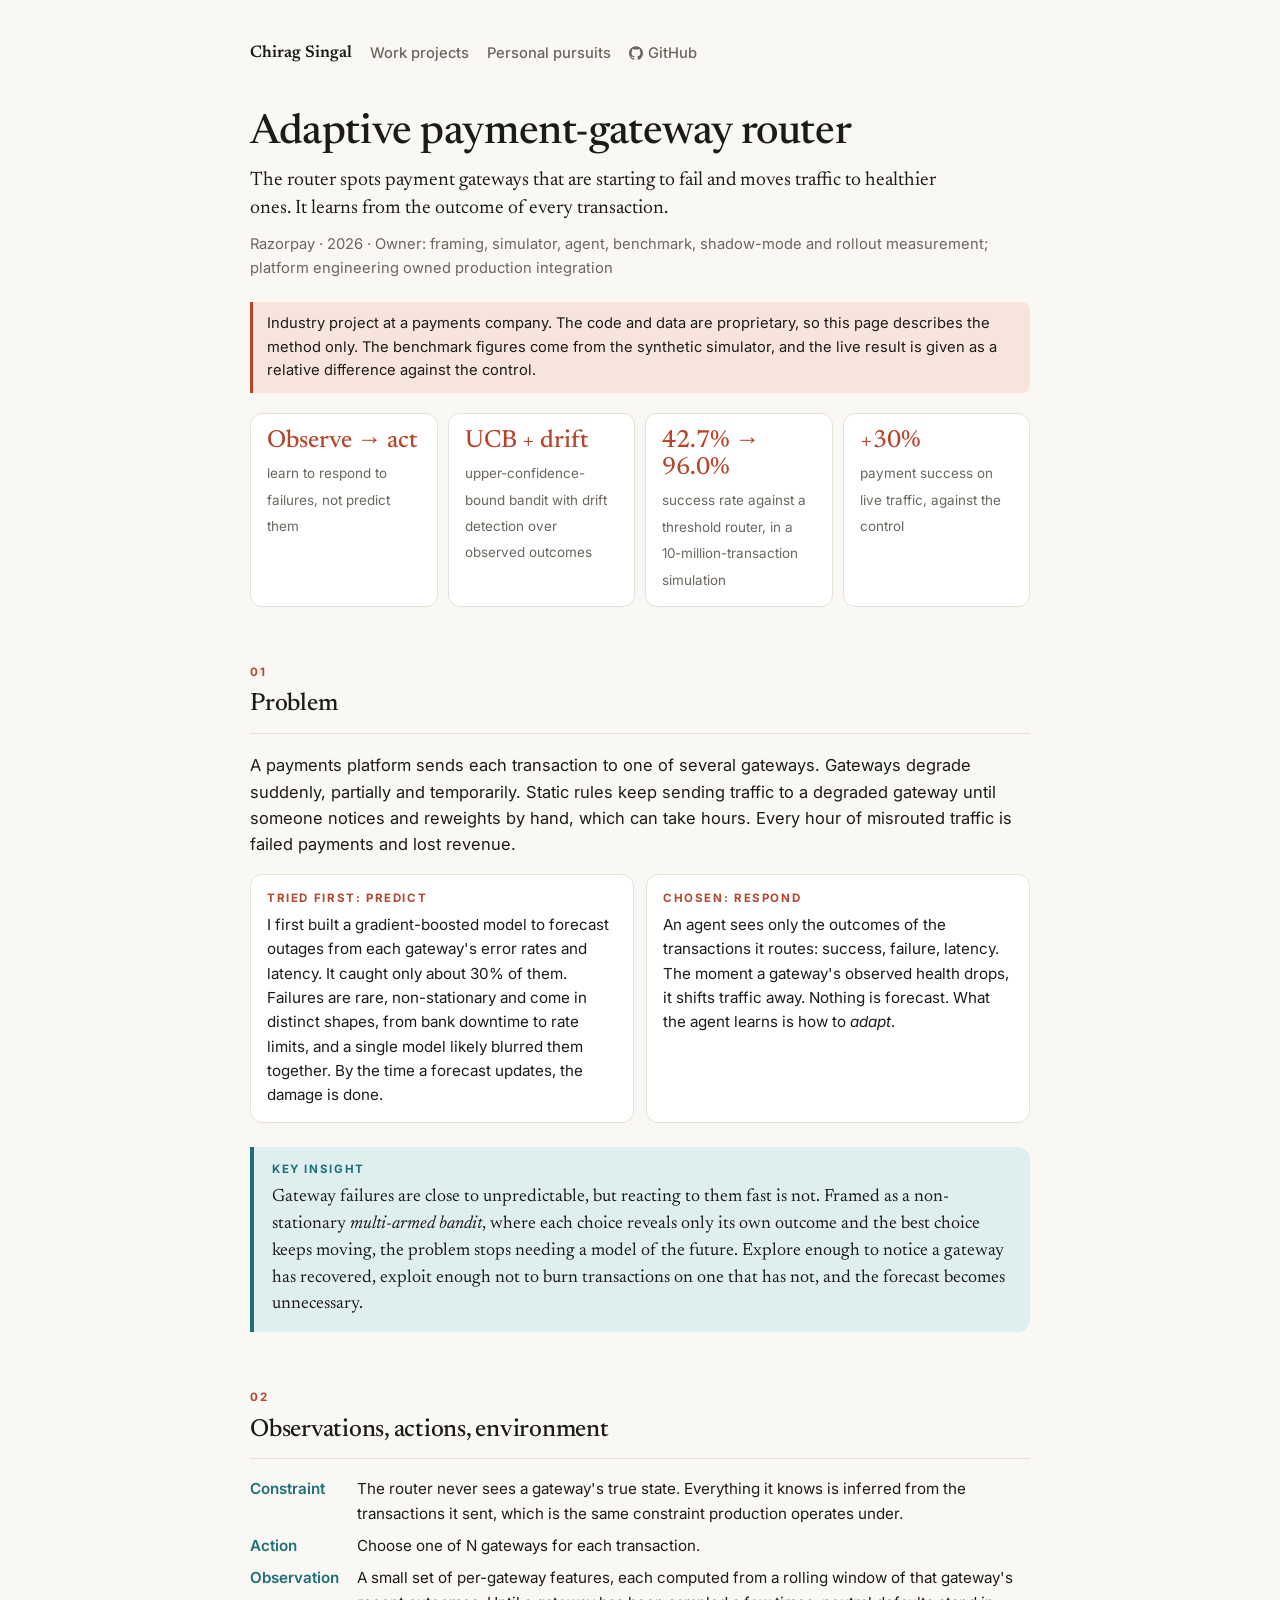
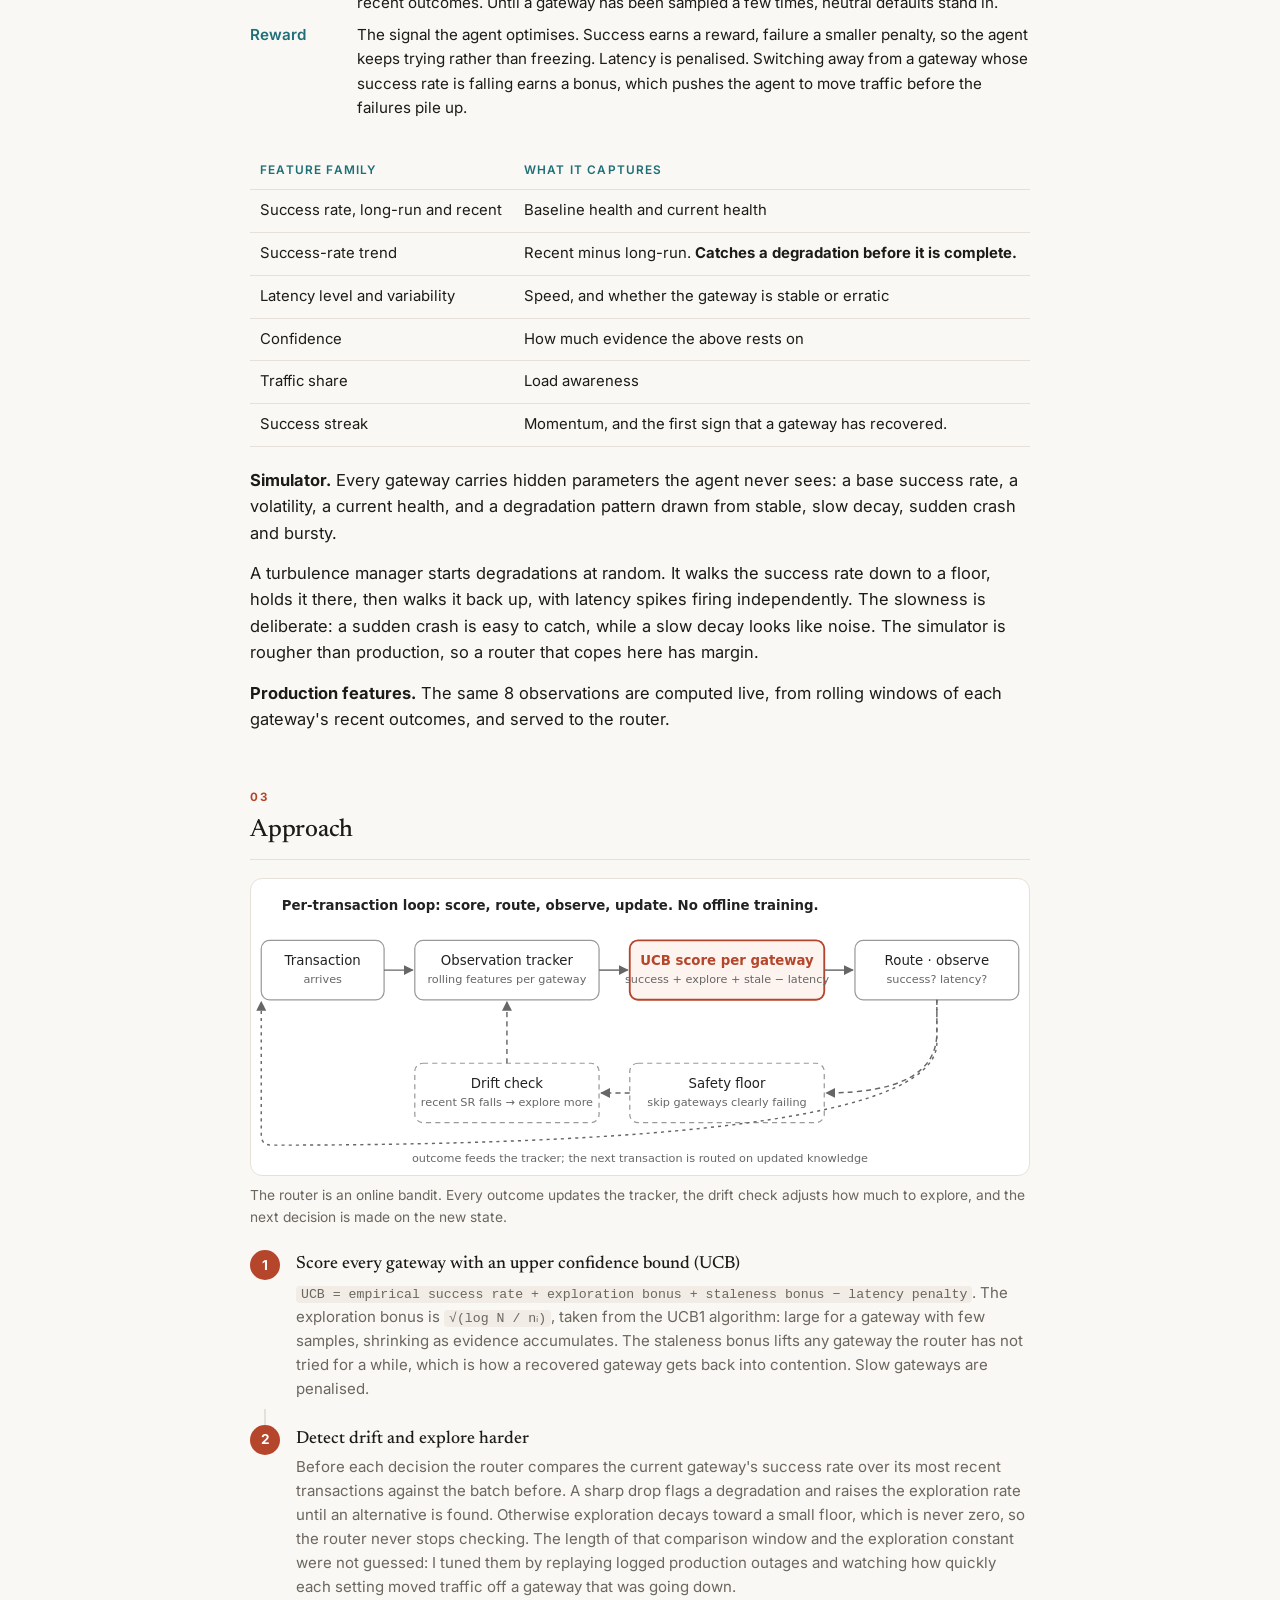
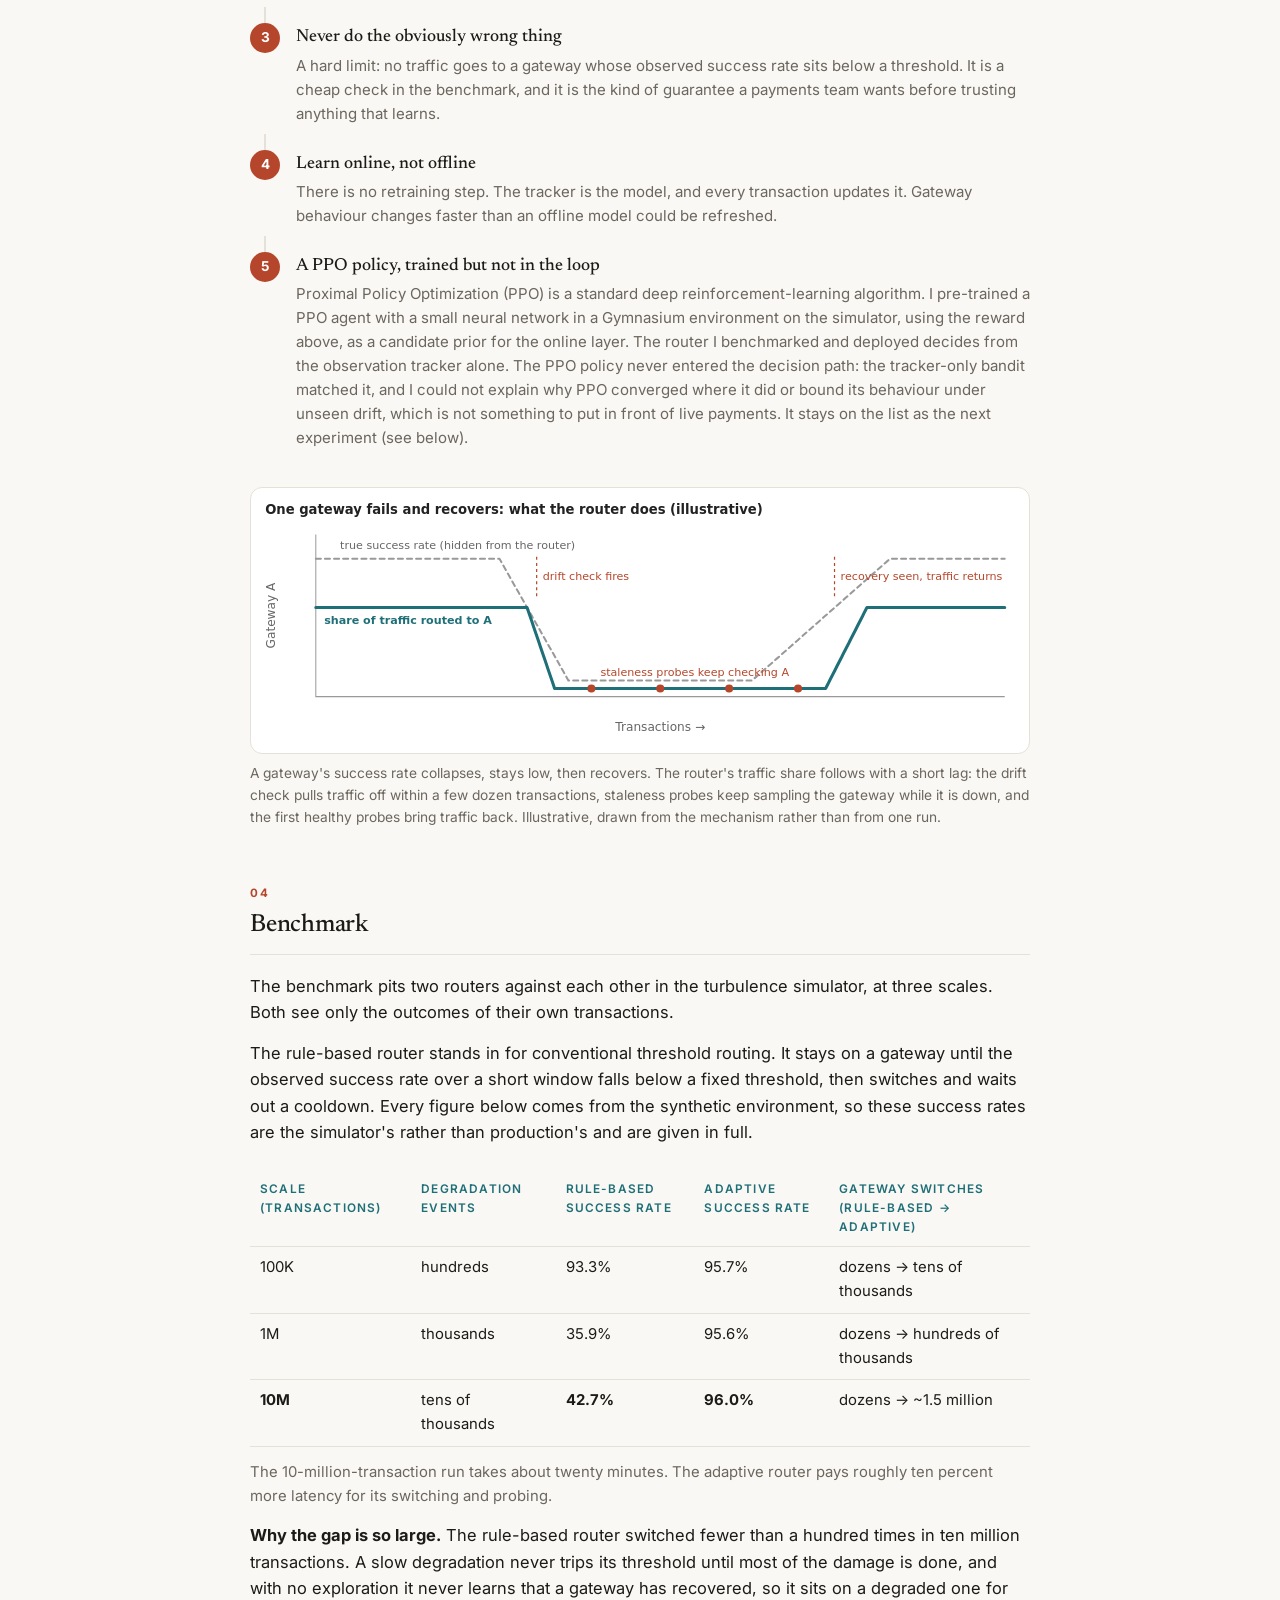
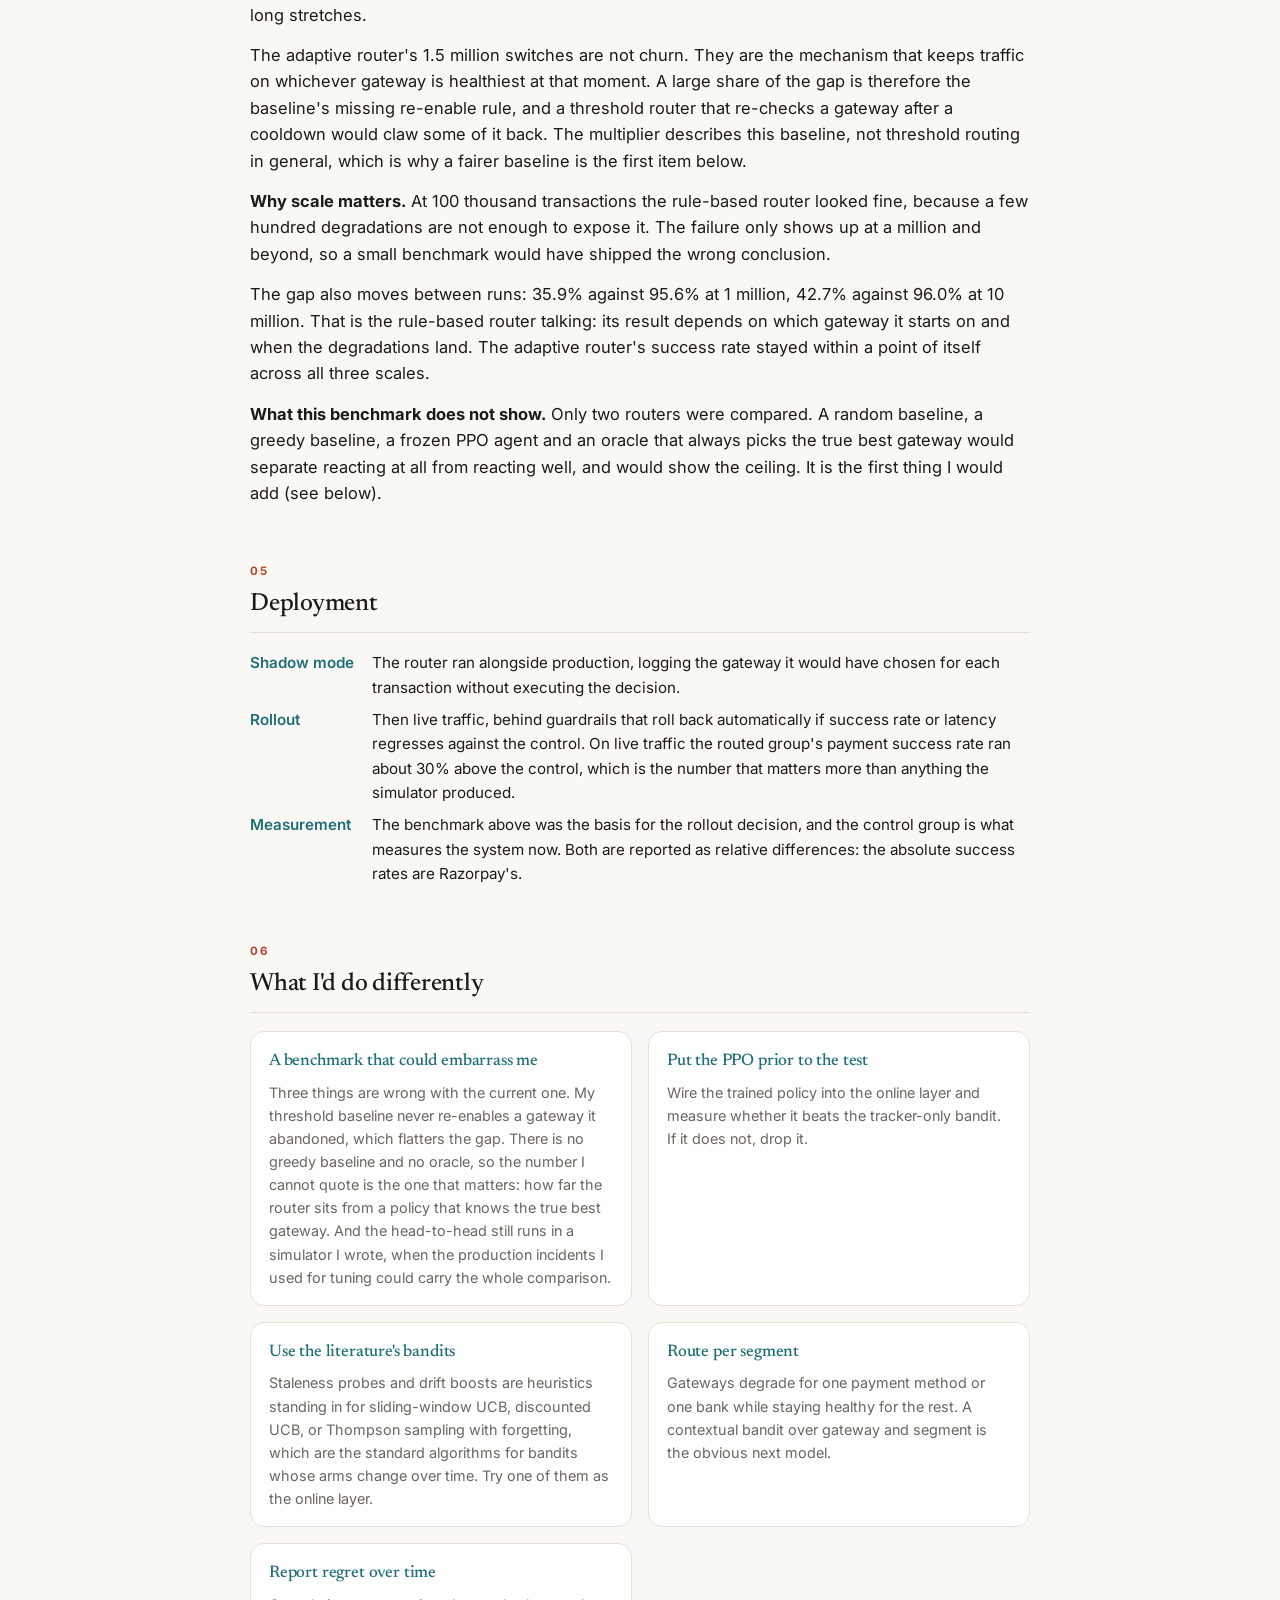
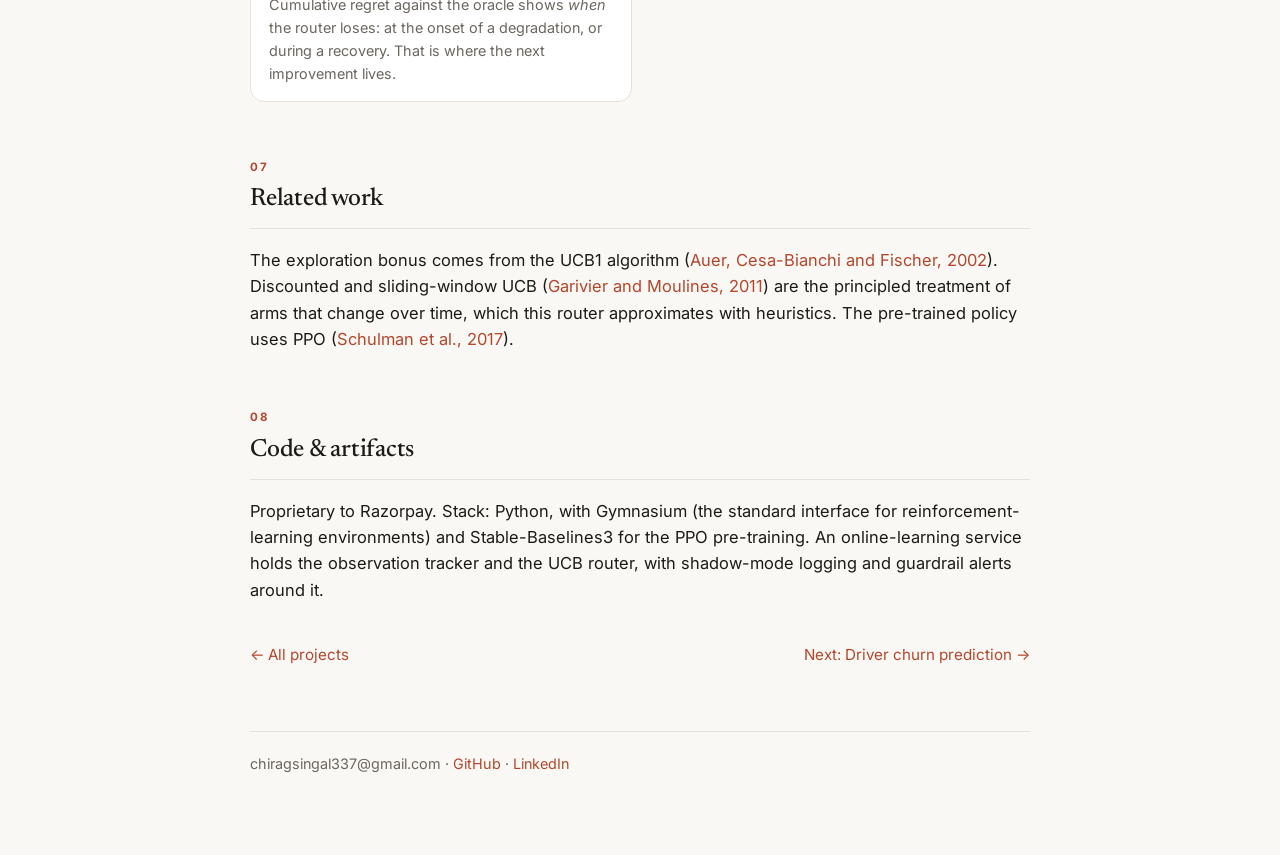
<file: projects/adaptive-gateway-router.html>
<!DOCTYPE html>
<html lang="en">
<head>
<meta charset="UTF-8">
<meta name="viewport" content="width=device-width, initial-scale=1.0">
<title>Adaptive payment-gateway router · Chirag Singal</title>
<meta name="description" content="An online-learning router that shifts payment traffic away from degrading gateways, running about 30% above its control on live traffic: UCB exploration with drift detection, benchmarked in a turbulence simulator and deployed.">
<meta property="og:type" content="article">
<meta property="og:title" content="Adaptive payment-gateway router · Chirag Singal">
<meta property="og:description" content="An online-learning router that shifts payment traffic away from degrading gateways, running about 30% above its control on live traffic: UCB exploration with drift detection, benchmarked in a turbulence simulator and deployed.">
<meta property="og:url" content="https://lagnis337.github.io/projects/adaptive-gateway-router.html">
<meta property="og:image" content="https://lagnis337.github.io/assets/og.png">
<meta name="twitter:card" content="summary_large_image">
<link rel="icon" href="/favicon.svg" type="image/svg+xml">
<link rel="icon" href="/favicon-32.png" sizes="32x32">
<link rel="apple-touch-icon" href="/apple-touch-icon.png">
<link rel="stylesheet" href="../assets/style.css?v=12">
</head>
<body>
<main class="article">
  <nav class="nav">
    <a class="home" href="../">Chirag Singal</a>
    <a href="../#work">Work projects</a>
    <a href="../#personal">Personal pursuits</a>
    <a href="https://github.com/lagnis337"><svg aria-hidden="true"><use href="../assets/icons.svg#i-github"/></svg>GitHub</a>
  </nav>

  <h1>Adaptive payment-gateway router</h1>
  <p class="plain">The router spots payment gateways that are starting to fail and moves traffic to healthier ones. It learns from the outcome of every transaction.</p>
  <p class="meta">Razorpay · 2026 · Owner: framing, simulator, agent, benchmark, shadow-mode and rollout measurement; platform engineering owned production integration</p>
  <p class="notice">Industry project at a payments company. The code and data are proprietary, so this page describes the method only. The benchmark figures come from the synthetic simulator, and the live result is given as a relative difference against the control.</p>

  <div class="glance">
    <div><b>Observe → act</b><span>learn to respond to failures, not predict them</span></div>
    <div><b>UCB + drift</b><span>upper-confidence-bound bandit with drift detection over observed outcomes</span></div>
    <div><b>42.7% → 96.0%</b><span>success rate against a threshold router, in a 10-million-transaction simulation</span></div>
    <div><b>+30%</b><span>payment success on live traffic, against the control</span></div>
  </div>

  <h2>Problem</h2>
  <p>A payments platform sends each transaction to one of several gateways. Gateways degrade suddenly, partially and temporarily. Static rules keep sending traffic to a degraded gateway until someone notices and reweights by hand, which can take hours. Every hour of misrouted traffic is failed payments and lost revenue.</p>
  <div class="two">
    <div><h4>Tried first: predict</h4><p>I first built a gradient-boosted model to forecast outages from each gateway's error rates and latency. It caught only about 30% of them. Failures are rare, non-stationary and come in distinct shapes, from bank downtime to rate limits, and a single model likely blurred them together. By the time a forecast updates, the damage is done.</p></div>
    <div><h4>Chosen: respond</h4><p>An agent sees only the outcomes of the transactions it routes: success, failure, latency. The moment a gateway's observed health drops, it shifts traffic away. Nothing is forecast. What the agent learns is how to <em>adapt</em>.</p></div>
  </div>
  <div class="insight">
    <strong>Key insight</strong>
    Gateway failures are close to unpredictable, but reacting to them fast is not. Framed as a non-stationary <em>multi-armed bandit</em>, where each choice reveals only its own outcome and the best choice keeps moving, the problem stops needing a model of the future. Explore enough to notice a gateway has recovered, exploit enough not to burn transactions on one that has not, and the forecast becomes unnecessary.
  </div>

  <h2>Observations, actions, environment</h2>
  <dl class="dl">
    <dt>Constraint</dt><dd>The router never sees a gateway's true state. Everything it knows is inferred from the transactions it sent, which is the same constraint production operates under.</dd>
    <dt>Action</dt><dd>Choose one of N gateways for each transaction.</dd>
    <dt>Observation</dt><dd>A small set of per-gateway features, each computed from a rolling window of that gateway's recent outcomes. Until a gateway has been sampled a few times, neutral defaults stand in.</dd>
    <dt>Reward</dt><dd>The signal the agent optimises. Success earns a reward, failure a smaller penalty, so the agent keeps trying rather than freezing. Latency is penalised. Switching away from a gateway whose success rate is falling earns a bonus, which pushes the agent to move traffic before the failures pile up.</dd>
  </dl>
  <div class="table-wrap"><table>
    <thead><tr><th>Feature family</th><th>What it captures</th></tr></thead>
    <tbody>
      <tr><td>Success rate, long-run and recent</td><td>Baseline health and current health</td></tr>
      <tr><td>Success-rate trend</td><td>Recent minus long-run. <strong>Catches a degradation before it is complete.</strong></td></tr>
      <tr><td>Latency level and variability</td><td>Speed, and whether the gateway is stable or erratic</td></tr>
      <tr><td>Confidence</td><td>How much evidence the above rests on</td></tr>
      <tr><td>Traffic share</td><td>Load awareness</td></tr>
      <tr><td>Success streak</td><td>Momentum, and the first sign that a gateway has recovered.</td></tr>
    </tbody>
  </table></div>
  <p><strong>Simulator.</strong> Every gateway carries hidden parameters the agent never sees: a base success rate, a volatility, a current health, and a degradation pattern drawn from stable, slow decay, sudden crash and bursty.</p>
  <p>A turbulence manager starts degradations at random. It walks the success rate down to a floor, holds it there, then walks it back up, with latency spikes firing independently. The slowness is deliberate: a sudden crash is easy to catch, while a slow decay looks like noise. The simulator is rougher than production, so a router that copes here has margin.</p>
  <p><strong>Production features.</strong> The same 8 observations are computed live, from rolling windows of each gateway's recent outcomes, and served to the router.</p>

  <h2>Approach</h2>
  <figure class="flow">
    <svg role="img" viewBox="0 0 760 290" xmlns="http://www.w3.org/2000/svg" font-family="ui-sans-serif, system-ui, sans-serif" font-size="13">
      <title>A loop: a transaction arrives, the observation tracker updates, the UCB score chooses a gateway, the outcome returns to the tracker</title>
      <defs><marker id="a" viewBox="0 0 10 10" refX="9" refY="5" markerWidth="7" markerHeight="7" orient="auto-start-reverse"><path d="M0 0L10 5L0 10z" fill="#666"/></marker></defs>
      <g fill="#fff" stroke="#999" stroke-width="1.2">
        <rect x="10" y="60" width="120" height="58" rx="8"/>
        <rect x="160" y="60" width="180" height="58" rx="8"/>
        <rect x="370" y="60" width="190" height="58" rx="8" stroke="#b5462b" stroke-width="1.8" fill="#fdf3ef"/>
        <rect x="590" y="60" width="160" height="58" rx="8"/>
        <rect x="160" y="180" width="180" height="58" rx="8" stroke-dasharray="5 4"/>
        <rect x="370" y="180" width="190" height="58" rx="8" stroke-dasharray="5 4"/>
      </g>
      <g fill="#222" text-anchor="middle">
        <text x="70" y="84">Transaction</text><text x="70" y="102" fill="#666" font-size="11">arrives</text>
        <text x="250" y="84">Observation tracker</text><text x="250" y="102" fill="#666" font-size="11">rolling features per gateway</text>
        <text x="465" y="84" fill="#b5462b" font-weight="600">UCB score per gateway</text><text x="465" y="102" fill="#666" font-size="11">success + explore + stale − latency</text>
        <text x="670" y="84">Route · observe</text><text x="670" y="102" fill="#666" font-size="11">success? latency?</text>
        <text x="250" y="204">Drift check</text><text x="250" y="222" fill="#666" font-size="11">recent SR falls → explore more</text>
        <text x="465" y="204">Safety floor</text><text x="465" y="222" fill="#666" font-size="11">skip gateways clearly failing</text>
      </g>
      <g stroke="#666" stroke-width="1.4" fill="none" marker-end="url(#a)">
        <path d="M130 89H158"/><path d="M340 89H368"/><path d="M560 89H588"/>
        <path d="M670 118V150Q670 209 562 209" stroke-dasharray="5 4"/>
        <path d="M370 209H342" stroke-dasharray="5 4"/>
        <path d="M250 180V120" stroke-dasharray="5 4"/>
        <path d="M670 118V160Q670 260 20 260Q10 260 10 250V120" stroke-dasharray="3 4"/>
      </g>
      <text x="30" y="30" fill="#222" font-size="13" font-weight="600">Per-transaction loop: score, route, observe, update. No offline training.</text>
      <text x="380" y="276" fill="#666" font-size="11" text-anchor="middle">outcome feeds the tracker; the next transaction is routed on updated knowledge</text>
    </svg>
    <figcaption>The router is an online bandit. Every outcome updates the tracker, the drift check adjusts how much to explore, and the next decision is made on the new state.</figcaption>
  </figure>
  <ol class="steps">
    <li><b>Score every gateway with an upper confidence bound (UCB)</b><p><code>UCB = empirical success rate + exploration bonus + staleness bonus − latency penalty</code>. The exploration bonus is <code>√(log N / nᵢ)</code>, taken from the UCB1 algorithm: large for a gateway with few samples, shrinking as evidence accumulates. The staleness bonus lifts any gateway the router has not tried for a while, which is how a recovered gateway gets back into contention. Slow gateways are penalised.</p></li>
    <li><b>Detect drift and explore harder</b><p>Before each decision the router compares the current gateway's success rate over its most recent transactions against the batch before. A sharp drop flags a degradation and raises the exploration rate until an alternative is found. Otherwise exploration decays toward a small floor, which is never zero, so the router never stops checking. The length of that comparison window and the exploration constant were not guessed: I tuned them by replaying logged production outages and watching how quickly each setting moved traffic off a gateway that was going down.</p></li>
    <li><b>Never do the obviously wrong thing</b><p>A hard limit: no traffic goes to a gateway whose observed success rate sits below a threshold. It is a cheap check in the benchmark, and it is the kind of guarantee a payments team wants before trusting anything that learns.</p></li>
    <li><b>Learn online, not offline</b><p>There is no retraining step. The tracker is the model, and every transaction updates it. Gateway behaviour changes faster than an offline model could be refreshed.</p></li>
    <li><b>A PPO policy, trained but not in the loop</b><p>Proximal Policy Optimization (PPO) is a standard deep reinforcement-learning algorithm. I pre-trained a PPO agent with a small neural network in a Gymnasium environment on the simulator, using the reward above, as a candidate prior for the online layer. The router I benchmarked and deployed decides from the observation tracker alone. The PPO policy never entered the decision path: the tracker-only bandit matched it, and I could not explain why PPO converged where it did or bound its behaviour under unseen drift, which is not something to put in front of live payments. It stays on the list as the next experiment (see below).</p></li>
  </ol>

  <figure class="chart">
    <svg role="img" viewBox="0 0 760 250" xmlns="http://www.w3.org/2000/svg" font-family="ui-sans-serif, system-ui, sans-serif" font-size="12">
      <title>The true success rate of one gateway falls and recovers, and the share of traffic that the router sends to it follows with a short delay</title>
      <text x="10" y="20" fill="#222" font-size="13" font-weight="600">One gateway fails and recovers: what the router does (illustrative)</text>
<g stroke="#999" stroke-width="1" fill="none"><path d="M60 40V200H740"/></g>
<text x="400" y="234" fill="#666" text-anchor="middle">Transactions →</text>
<text x="20" y="120" fill="#666" text-anchor="middle" transform="rotate(-90 20 120)">Gateway A</text><path d="M60.0 64.0 L62.3 64.0 L64.5 64.0 L66.8 64.0 L69.1 64.0 L71.3 64.0 L73.6 64.0 L75.9 64.0 L78.1 64.0 L80.4 64.0 L82.7 64.0 L84.9 64.0 L87.2 64.0 L89.5 64.0 L91.7 64.0 L94.0 64.0 L96.3 64.0 L98.5 64.0 L100.8 64.0 L103.1 64.0 L105.3 64.0 L107.6 64.0 L109.9 64.0 L112.1 64.0 L114.4 64.0 L116.7 64.0 L118.9 64.0 L121.2 64.0 L123.5 64.0 L125.7 64.0 L128.0 64.0 L130.3 64.0 L132.5 64.0 L134.8 64.0 L137.1 64.0 L139.3 64.0 L141.6 64.0 L143.9 64.0 L146.1 64.0 L148.4 64.0 L150.7 64.0 L152.9 64.0 L155.2 64.0 L157.5 64.0 L159.7 64.0 L162.0 64.0 L164.3 64.0 L166.5 64.0 L168.8 64.0 L171.1 64.0 L173.3 64.0 L175.6 64.0 L177.9 64.0 L180.1 64.0 L182.4 64.0 L184.7 64.0 L186.9 64.0 L189.2 64.0 L191.5 64.0 L193.7 64.0 L196.0 64.0 L198.3 64.0 L200.5 64.0 L202.8 64.0 L205.1 64.0 L207.3 64.0 L209.6 64.0 L211.9 64.0 L214.1 64.0 L216.4 64.0 L218.7 64.0 L220.9 64.0 L223.2 64.0 L225.5 64.0 L227.7 64.0 L230.0 64.0 L232.3 64.0 L234.5 64.0 L236.8 64.0 L239.1 64.0 L241.3 64.0 L243.6 68.0 L245.9 72.0 L248.1 76.0 L250.4 80.0 L252.7 84.0 L254.9 88.0 L257.2 92.0 L259.5 96.0 L261.7 100.0 L264.0 104.0 L266.3 108.0 L268.5 112.0 L270.8 116.0 L273.1 120.0 L275.3 124.0 L277.6 128.0 L279.9 132.0 L282.1 136.0 L284.4 140.0 L286.7 144.0 L288.9 148.0 L291.2 152.0 L293.5 156.0 L295.7 160.0 L298.0 164.0 L300.3 168.0 L302.5 172.0 L304.8 176.0 L307.1 180.0 L309.3 184.0 L311.6 184.0 L313.9 184.0 L316.1 184.0 L318.4 184.0 L320.7 184.0 L322.9 184.0 L325.2 184.0 L327.5 184.0 L329.7 184.0 L332.0 184.0 L334.3 184.0 L336.5 184.0 L338.8 184.0 L341.1 184.0 L343.3 184.0 L345.6 184.0 L347.9 184.0 L350.1 184.0 L352.4 184.0 L354.7 184.0 L356.9 184.0 L359.2 184.0 L361.5 184.0 L363.7 184.0 L366.0 184.0 L368.3 184.0 L370.5 184.0 L372.8 184.0 L375.1 184.0 L377.3 184.0 L379.6 184.0 L381.9 184.0 L384.1 184.0 L386.4 184.0 L388.7 184.0 L390.9 184.0 L393.2 184.0 L395.5 184.0 L397.7 184.0 L400.0 184.0 L402.3 184.0 L404.5 184.0 L406.8 184.0 L409.1 184.0 L411.3 184.0 L413.6 184.0 L415.9 184.0 L418.1 184.0 L420.4 184.0 L422.7 184.0 L424.9 184.0 L427.2 184.0 L429.5 184.0 L431.7 184.0 L434.0 184.0 L436.3 184.0 L438.5 184.0 L440.8 184.0 L443.1 184.0 L445.3 184.0 L447.6 184.0 L449.9 184.0 L452.1 184.0 L454.4 184.0 L456.7 184.0 L458.9 184.0 L461.2 184.0 L463.5 184.0 L465.7 184.0 L468.0 184.0 L470.3 184.0 L472.5 184.0 L474.8 184.0 L477.1 184.0 L479.3 184.0 L481.6 184.0 L483.9 184.0 L486.1 184.0 L488.4 184.0 L490.7 184.0 L492.9 182.0 L495.2 180.0 L497.5 178.0 L499.7 176.0 L502.0 174.0 L504.3 172.0 L506.5 170.0 L508.8 168.0 L511.1 166.0 L513.3 164.0 L515.6 162.0 L517.9 160.0 L520.1 158.0 L522.4 156.0 L524.7 154.0 L526.9 152.0 L529.2 150.0 L531.5 148.0 L533.7 146.0 L536.0 144.0 L538.3 142.0 L540.5 140.0 L542.8 138.0 L545.1 136.0 L547.3 134.0 L549.6 132.0 L551.9 130.0 L554.1 128.0 L556.4 126.0 L558.7 124.0 L560.9 122.0 L563.2 120.0 L565.5 118.0 L567.7 116.0 L570.0 114.0 L572.3 112.0 L574.5 110.0 L576.8 108.0 L579.1 106.0 L581.3 104.0 L583.6 102.0 L585.9 100.0 L588.1 98.0 L590.4 96.0 L592.7 94.0 L594.9 92.0 L597.2 90.0 L599.5 88.0 L601.7 86.0 L604.0 84.0 L606.3 82.0 L608.5 80.0 L610.8 78.0 L613.1 76.0 L615.3 74.0 L617.6 72.0 L619.9 70.0 L622.1 68.0 L624.4 66.0 L626.7 64.0 L628.9 64.0 L631.2 64.0 L633.5 64.0 L635.7 64.0 L638.0 64.0 L640.3 64.0 L642.5 64.0 L644.8 64.0 L647.1 64.0 L649.3 64.0 L651.6 64.0 L653.9 64.0 L656.1 64.0 L658.4 64.0 L660.7 64.0 L662.9 64.0 L665.2 64.0 L667.5 64.0 L669.7 64.0 L672.0 64.0 L674.3 64.0 L676.5 64.0 L678.8 64.0 L681.1 64.0 L683.3 64.0 L685.6 64.0 L687.9 64.0 L690.1 64.0 L692.4 64.0 L694.7 64.0 L696.9 64.0 L699.2 64.0 L701.5 64.0 L703.7 64.0 L706.0 64.0 L708.3 64.0 L710.5 64.0 L712.8 64.0 L715.1 64.0 L717.3 64.0 L719.6 64.0 L721.9 64.0 L724.1 64.0 L726.4 64.0 L728.7 64.0 L730.9 64.0 L733.2 64.0 L735.5 64.0 L737.7 64.0 L740.0 64.0" fill="none" stroke="#999" stroke-width="2" stroke-linejoin="round" stroke-linecap="round" stroke-dasharray="5 4"/><path d="M60.0 112.0 L62.3 112.0 L64.5 112.0 L66.8 112.0 L69.1 112.0 L71.3 112.0 L73.6 112.0 L75.9 112.0 L78.1 112.0 L80.4 112.0 L82.7 112.0 L84.9 112.0 L87.2 112.0 L89.5 112.0 L91.7 112.0 L94.0 112.0 L96.3 112.0 L98.5 112.0 L100.8 112.0 L103.1 112.0 L105.3 112.0 L107.6 112.0 L109.9 112.0 L112.1 112.0 L114.4 112.0 L116.7 112.0 L118.9 112.0 L121.2 112.0 L123.5 112.0 L125.7 112.0 L128.0 112.0 L130.3 112.0 L132.5 112.0 L134.8 112.0 L137.1 112.0 L139.3 112.0 L141.6 112.0 L143.9 112.0 L146.1 112.0 L148.4 112.0 L150.7 112.0 L152.9 112.0 L155.2 112.0 L157.5 112.0 L159.7 112.0 L162.0 112.0 L164.3 112.0 L166.5 112.0 L168.8 112.0 L171.1 112.0 L173.3 112.0 L175.6 112.0 L177.9 112.0 L180.1 112.0 L182.4 112.0 L184.7 112.0 L186.9 112.0 L189.2 112.0 L191.5 112.0 L193.7 112.0 L196.0 112.0 L198.3 112.0 L200.5 112.0 L202.8 112.0 L205.1 112.0 L207.3 112.0 L209.6 112.0 L211.9 112.0 L214.1 112.0 L216.4 112.0 L218.7 112.0 L220.9 112.0 L223.2 112.0 L225.5 112.0 L227.7 112.0 L230.0 112.0 L232.3 112.0 L234.5 112.0 L236.8 112.0 L239.1 112.0 L241.3 112.0 L243.6 112.0 L245.9 112.0 L248.1 112.0 L250.4 112.0 L252.7 112.0 L254.9 112.0 L257.2 112.0 L259.5 112.0 L261.7 112.0 L264.0 112.0 L266.3 112.0 L268.5 112.0 L270.8 118.7 L273.1 125.3 L275.3 132.0 L277.6 138.7 L279.9 145.3 L282.1 152.0 L284.4 158.7 L286.7 165.3 L288.9 172.0 L291.2 178.7 L293.5 185.3 L295.7 192.0 L298.0 192.0 L300.3 192.0 L302.5 192.0 L304.8 192.0 L307.1 192.0 L309.3 192.0 L311.6 192.0 L313.9 192.0 L316.1 192.0 L318.4 192.0 L320.7 192.0 L322.9 192.0 L325.2 192.0 L327.5 192.0 L329.7 192.0 L332.0 192.0 L334.3 192.0 L336.5 192.0 L338.8 192.0 L341.1 192.0 L343.3 192.0 L345.6 192.0 L347.9 192.0 L350.1 192.0 L352.4 192.0 L354.7 192.0 L356.9 192.0 L359.2 192.0 L361.5 192.0 L363.7 192.0 L366.0 192.0 L368.3 192.0 L370.5 192.0 L372.8 192.0 L375.1 192.0 L377.3 192.0 L379.6 192.0 L381.9 192.0 L384.1 192.0 L386.4 192.0 L388.7 192.0 L390.9 192.0 L393.2 192.0 L395.5 192.0 L397.7 192.0 L400.0 192.0 L402.3 192.0 L404.5 192.0 L406.8 192.0 L409.1 192.0 L411.3 192.0 L413.6 192.0 L415.9 192.0 L418.1 192.0 L420.4 192.0 L422.7 192.0 L424.9 192.0 L427.2 192.0 L429.5 192.0 L431.7 192.0 L434.0 192.0 L436.3 192.0 L438.5 192.0 L440.8 192.0 L443.1 192.0 L445.3 192.0 L447.6 192.0 L449.9 192.0 L452.1 192.0 L454.4 192.0 L456.7 192.0 L458.9 192.0 L461.2 192.0 L463.5 192.0 L465.7 192.0 L468.0 192.0 L470.3 192.0 L472.5 192.0 L474.8 192.0 L477.1 192.0 L479.3 192.0 L481.6 192.0 L483.9 192.0 L486.1 192.0 L488.4 192.0 L490.7 192.0 L492.9 192.0 L495.2 192.0 L497.5 192.0 L499.7 192.0 L502.0 192.0 L504.3 192.0 L506.5 192.0 L508.8 192.0 L511.1 192.0 L513.3 192.0 L515.6 192.0 L517.9 192.0 L520.1 192.0 L522.4 192.0 L524.7 192.0 L526.9 192.0 L529.2 192.0 L531.5 192.0 L533.7 192.0 L536.0 192.0 L538.3 192.0 L540.5 192.0 L542.8 192.0 L545.1 192.0 L547.3 192.0 L549.6 192.0 L551.9 192.0 L554.1 192.0 L556.4 192.0 L558.7 192.0 L560.9 192.0 L563.2 192.0 L565.5 187.6 L567.7 183.1 L570.0 178.7 L572.3 174.2 L574.5 169.8 L576.8 165.3 L579.1 160.9 L581.3 156.4 L583.6 152.0 L585.9 147.6 L588.1 143.1 L590.4 138.7 L592.7 134.2 L594.9 129.8 L597.2 125.3 L599.5 120.9 L601.7 116.4 L604.0 112.0 L606.3 112.0 L608.5 112.0 L610.8 112.0 L613.1 112.0 L615.3 112.0 L617.6 112.0 L619.9 112.0 L622.1 112.0 L624.4 112.0 L626.7 112.0 L628.9 112.0 L631.2 112.0 L633.5 112.0 L635.7 112.0 L638.0 112.0 L640.3 112.0 L642.5 112.0 L644.8 112.0 L647.1 112.0 L649.3 112.0 L651.6 112.0 L653.9 112.0 L656.1 112.0 L658.4 112.0 L660.7 112.0 L662.9 112.0 L665.2 112.0 L667.5 112.0 L669.7 112.0 L672.0 112.0 L674.3 112.0 L676.5 112.0 L678.8 112.0 L681.1 112.0 L683.3 112.0 L685.6 112.0 L687.9 112.0 L690.1 112.0 L692.4 112.0 L694.7 112.0 L696.9 112.0 L699.2 112.0 L701.5 112.0 L703.7 112.0 L706.0 112.0 L708.3 112.0 L710.5 112.0 L712.8 112.0 L715.1 112.0 L717.3 112.0 L719.6 112.0 L721.9 112.0 L724.1 112.0 L726.4 112.0 L728.7 112.0 L730.9 112.0 L733.2 112.0 L735.5 112.0 L737.7 112.0 L740.0 112.0" fill="none" stroke="#1f6f78" stroke-width="3" stroke-linejoin="round" stroke-linecap="round"/><circle cx="332" cy="192" r="4" fill="#b5462b"/><circle cx="400" cy="192" r="4" fill="#b5462b"/><circle cx="468" cy="192" r="4" fill="#b5462b"/><circle cx="536" cy="192" r="4" fill="#b5462b"/><text x="434" y="180" fill="#b5462b" text-anchor="middle" font-size="11">staleness probes keep checking A</text><text x="200" y="54" fill="#666" font-size="11" text-anchor="middle">true success rate (hidden from the router)</text><text x="151" y="128" fill="#1f6f78" font-size="11" text-anchor="middle" font-weight="600">share of traffic routed to A</text><path d="M278 101V62" stroke="#b5462b" stroke-width="1.2" stroke-dasharray="3 3"/><text x="284" y="85" fill="#b5462b" font-size="11">drift check fires</text><path d="M572 101V62" stroke="#b5462b" stroke-width="1.2" stroke-dasharray="3 3"/><text x="578" y="85" fill="#b5462b" font-size="11">recovery seen, traffic returns</text>
    </svg>
    <figcaption>A gateway's success rate collapses, stays low, then recovers. The router's traffic share follows with a short lag: the drift check pulls traffic off within a few dozen transactions, staleness probes keep sampling the gateway while it is down, and the first healthy probes bring traffic back. Illustrative, drawn from the mechanism rather than from one run.</figcaption>
  </figure>

  <h2>Benchmark</h2>
  <p>The benchmark pits two routers against each other in the turbulence simulator, at three scales. Both see only the outcomes of their own transactions.</p>
  <p>The rule-based router stands in for conventional threshold routing. It stays on a gateway until the observed success rate over a short window falls below a fixed threshold, then switches and waits out a cooldown. Every figure below comes from the synthetic environment, so these success rates are the simulator's rather than production's and are given in full.</p>
  <div class="table-wrap">
  <table>
    <thead><tr><th>Scale (transactions)</th><th>Degradation events</th><th>Rule-based success rate</th><th>Adaptive success rate</th><th>Gateway switches (rule-based → adaptive)</th></tr></thead>
    <tbody>
      <tr><td>100K</td><td>hundreds</td><td>93.3%</td><td>95.7%</td><td>dozens → tens of thousands</td></tr>
      <tr><td>1M</td><td>thousands</td><td>35.9%</td><td>95.6%</td><td>dozens → hundreds of thousands</td></tr>
      <tr><td><strong>10M</strong></td><td>tens of thousands</td><td><strong>42.7%</strong></td><td><strong>96.0%</strong></td><td>dozens → ~1.5 million</td></tr>
    </tbody>
  </table>
  </div>
  <p class="stat-row">The 10-million-transaction run takes about twenty minutes. The adaptive router pays roughly ten percent more latency for its switching and probing.</p>
  <p><strong>Why the gap is so large.</strong> The rule-based router switched fewer than a hundred times in ten million transactions. A slow degradation never trips its threshold until most of the damage is done, and with no exploration it never learns that a gateway has recovered, so it sits on a degraded one for long stretches.</p>
  <p>The adaptive router's 1.5 million switches are not churn. They are the mechanism that keeps traffic on whichever gateway is healthiest at that moment. A large share of the gap is therefore the baseline's missing re-enable rule, and a threshold router that re-checks a gateway after a cooldown would claw some of it back. The multiplier describes this baseline, not threshold routing in general, which is why a fairer baseline is the first item below.</p>
  <p><strong>Why scale matters.</strong> At 100 thousand transactions the rule-based router looked fine, because a few hundred degradations are not enough to expose it. The failure only shows up at a million and beyond, so a small benchmark would have shipped the wrong conclusion.</p>
  <p>The gap also moves between runs: 35.9% against 95.6% at 1 million, 42.7% against 96.0% at 10 million. That is the rule-based router talking: its result depends on which gateway it starts on and when the degradations land. The adaptive router's success rate stayed within a point of itself across all three scales.</p>
  <p><strong>What this benchmark does not show.</strong> Only two routers were compared. A random baseline, a greedy baseline, a frozen PPO agent and an oracle that always picks the true best gateway would separate reacting at all from reacting well, and would show the ceiling. It is the first thing I would add (see below).</p>

  <h2>Deployment</h2>
  <dl class="dl">
    <dt>Shadow mode</dt><dd>The router ran alongside production, logging the gateway it would have chosen for each transaction without executing the decision.</dd>
    <dt>Rollout</dt><dd>Then live traffic, behind guardrails that roll back automatically if success rate or latency regresses against the control. On live traffic the routed group's payment success rate ran about 30% above the control, which is the number that matters more than anything the simulator produced.</dd>
    <dt>Measurement</dt><dd>The benchmark above was the basis for the rollout decision, and the control group is what measures the system now. Both are reported as relative differences: the absolute success rates are Razorpay's.</dd>
  </dl>

  <h2>What I'd do differently</h2>
  <div class="cards small">
    <div class="card"><h3>A benchmark that could embarrass me</h3><p>Three things are wrong with the current one. My threshold baseline never re-enables a gateway it abandoned, which flatters the gap. There is no greedy baseline and no oracle, so the number I cannot quote is the one that matters: how far the router sits from a policy that knows the true best gateway. And the head-to-head still runs in a simulator I wrote, when the production incidents I used for tuning could carry the whole comparison.</p></div>
            <div class="card"><h3>Put the PPO prior to the test</h3><p>Wire the trained policy into the online layer and measure whether it beats the tracker-only bandit. If it does not, drop it.</p></div>
    <div class="card"><h3>Use the literature's bandits</h3><p>Staleness probes and drift boosts are heuristics standing in for sliding-window UCB, discounted UCB, or Thompson sampling with forgetting, which are the standard algorithms for bandits whose arms change over time. Try one of them as the online layer.</p></div>
    <div class="card"><h3>Route per segment</h3><p>Gateways degrade for one payment method or one bank while staying healthy for the rest. A contextual bandit over gateway and segment is the obvious next model.</p></div>
        <div class="card"><h3>Report regret over time</h3><p>Cumulative regret against the oracle shows <em>when</em> the router loses: at the onset of a degradation, or during a recovery. That is where the next improvement lives.</p></div>
  </div>

  <h2>Related work</h2>
  <p>The exploration bonus comes from the UCB1 algorithm (<a href="https://link.springer.com/article/10.1023/A:1013689704352">Auer, Cesa-Bianchi and Fischer, 2002</a>). Discounted and sliding-window UCB (<a href="https://arxiv.org/abs/0805.3415">Garivier and Moulines, 2011</a>) are the principled treatment of arms that change over time, which this router approximates with heuristics. The pre-trained policy uses PPO (<a href="https://arxiv.org/abs/1707.06347">Schulman et al., 2017</a>).</p>

  <h2>Code &amp; artifacts</h2>
  <p>Proprietary to Razorpay. Stack: Python, with Gymnasium (the standard interface for reinforcement-learning environments) and Stable-Baselines3 for the PPO pre-training. An online-learning service holds the observation tracker and the UCB router, with shadow-mode logging and guardrail alerts around it.</p>

  <div class="pager"><a href="../#work">← All projects</a><a href="driver-churn.html">Next: Driver churn prediction →</a></div>
  <footer>chiragsingal337@gmail.com · <a href="https://github.com/lagnis337">GitHub</a> · <a href="https://www.linkedin.com/in/chiragsingal">LinkedIn</a></footer>
</main>
<script src="../assets/anim.js?v=12"></script>
</body>
</html>
</file>
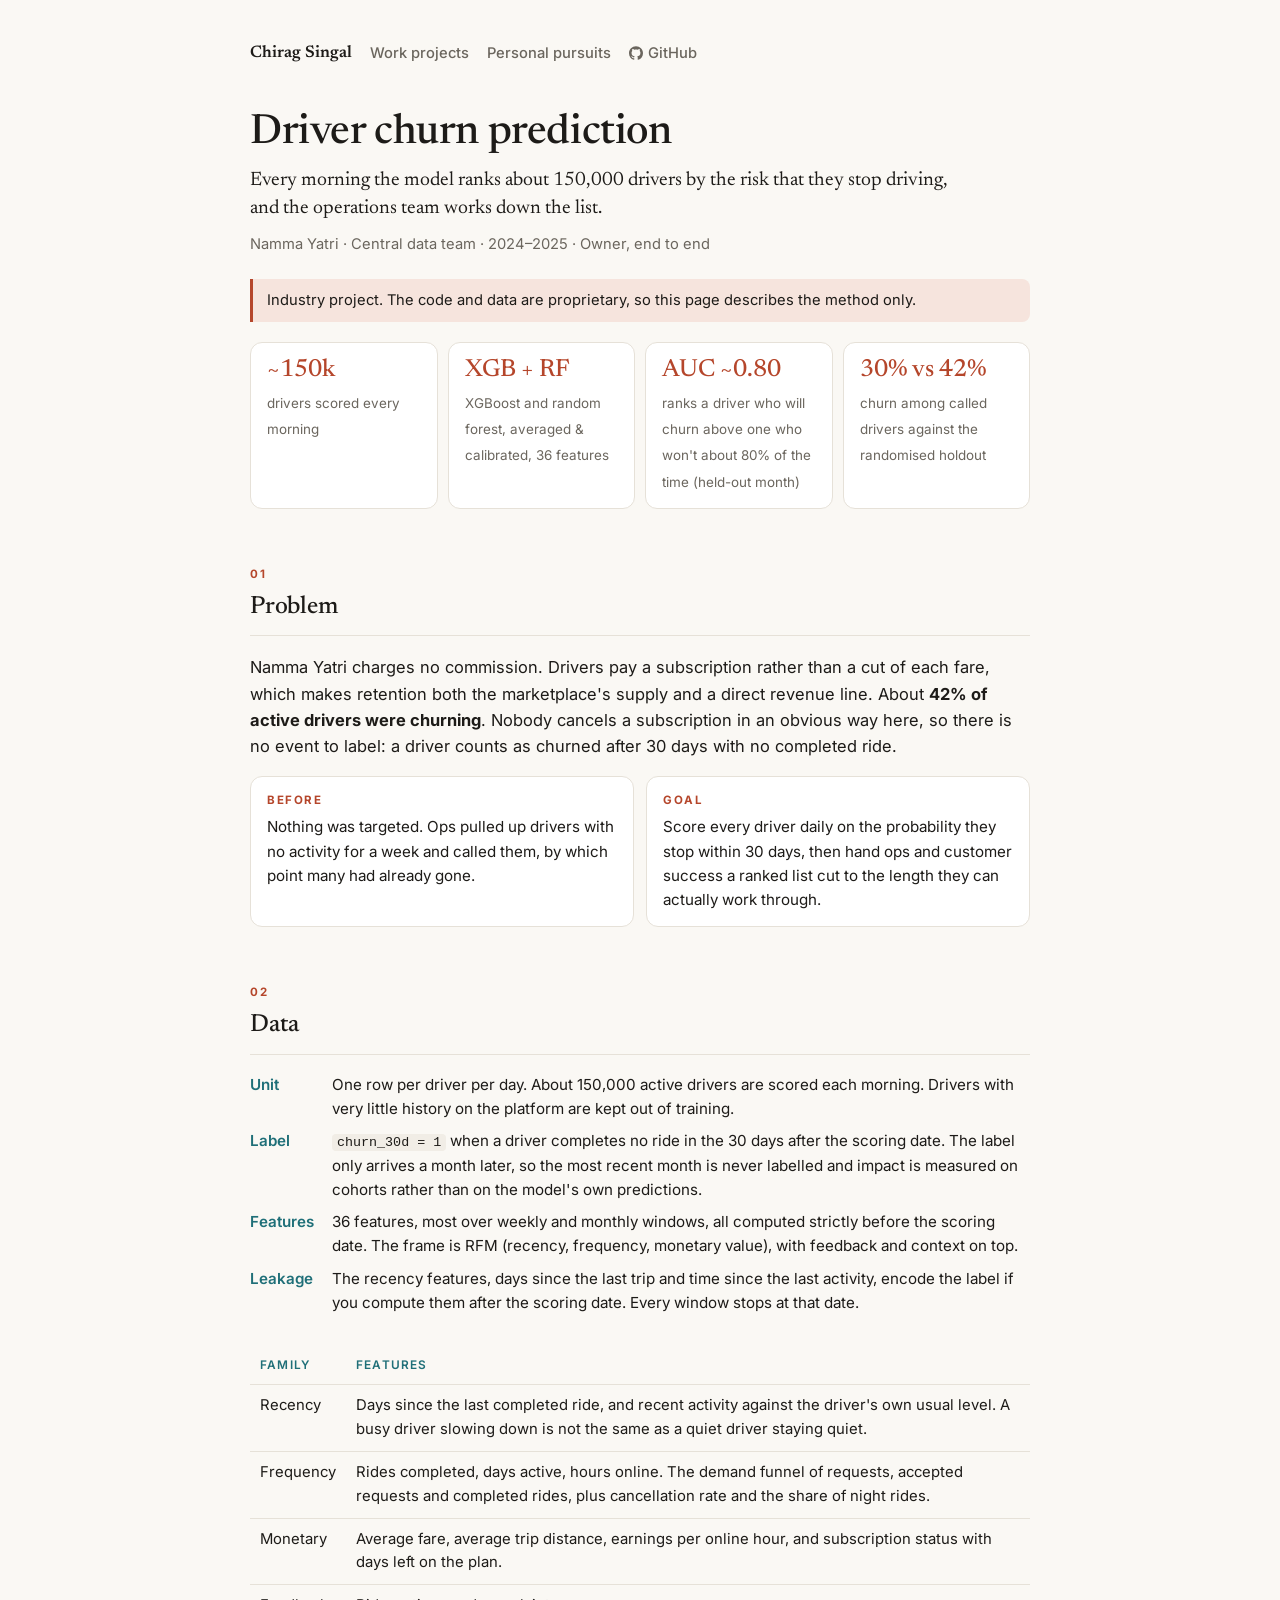
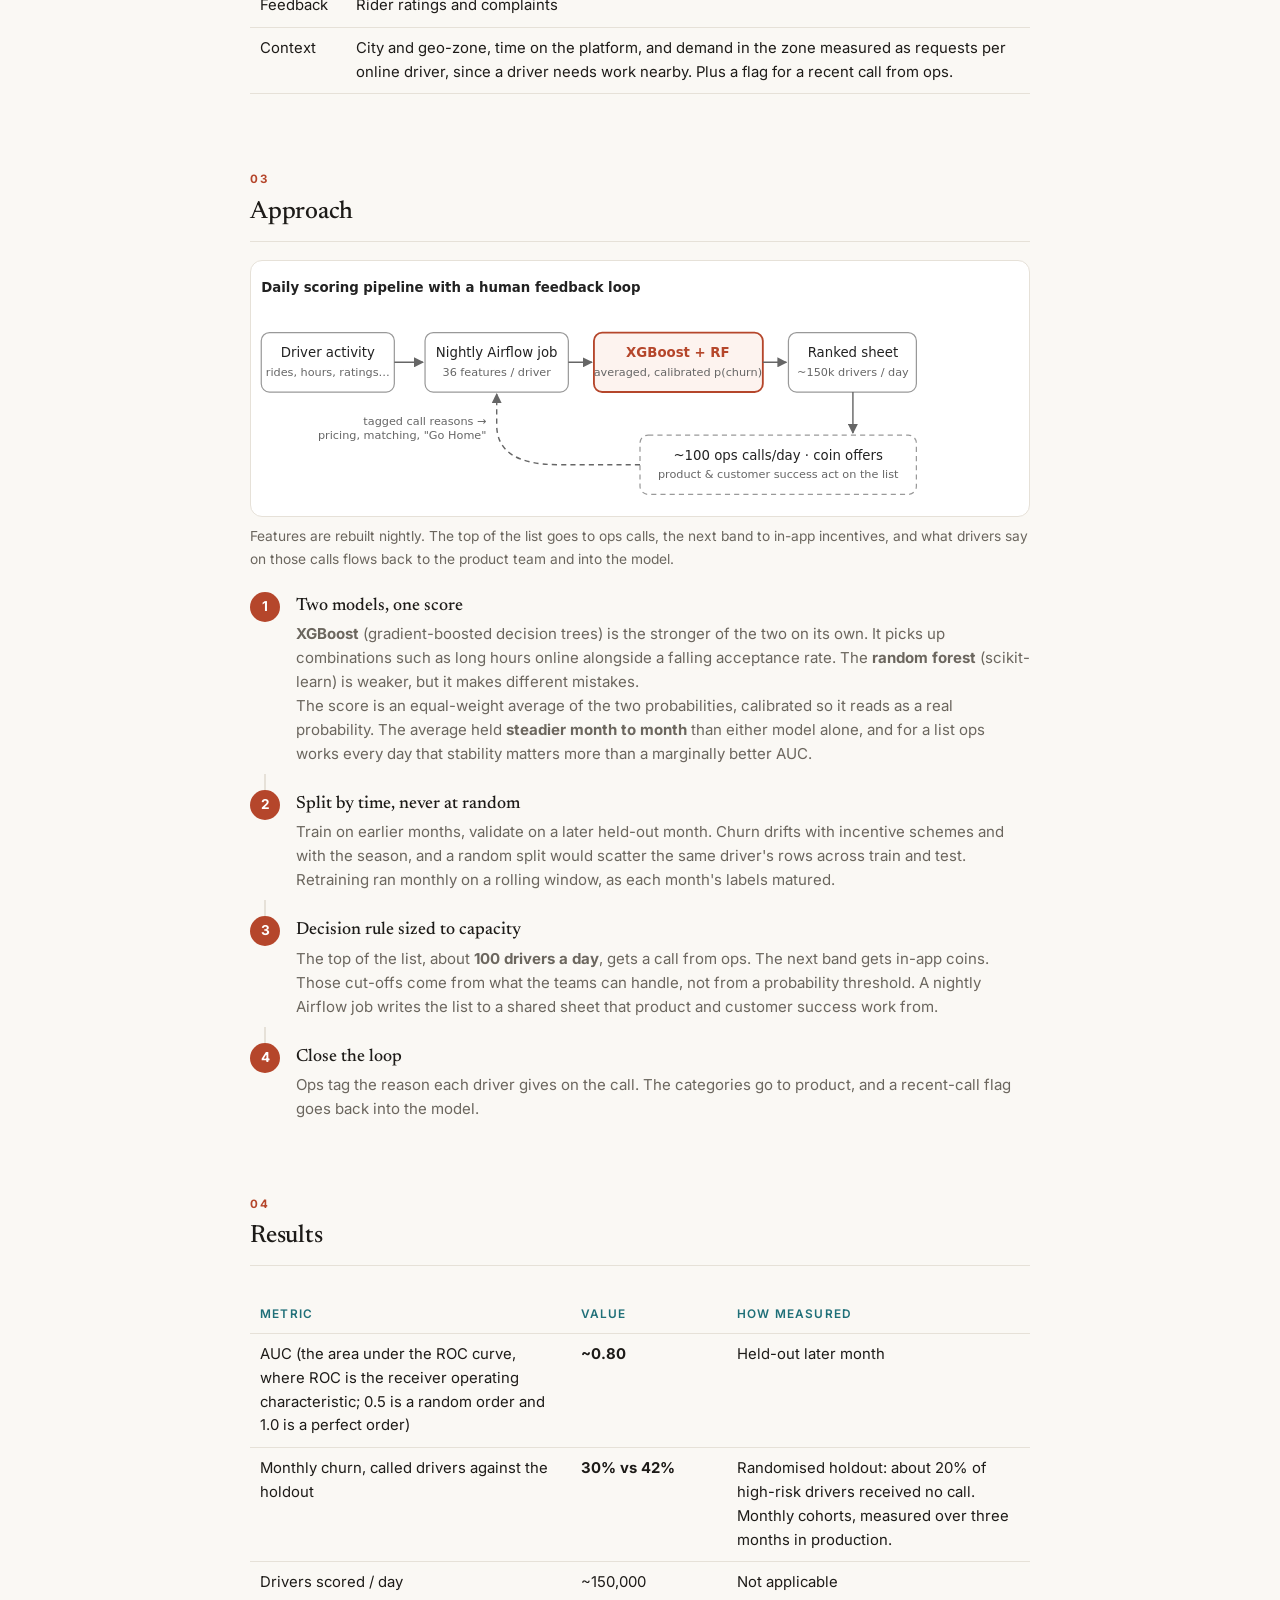
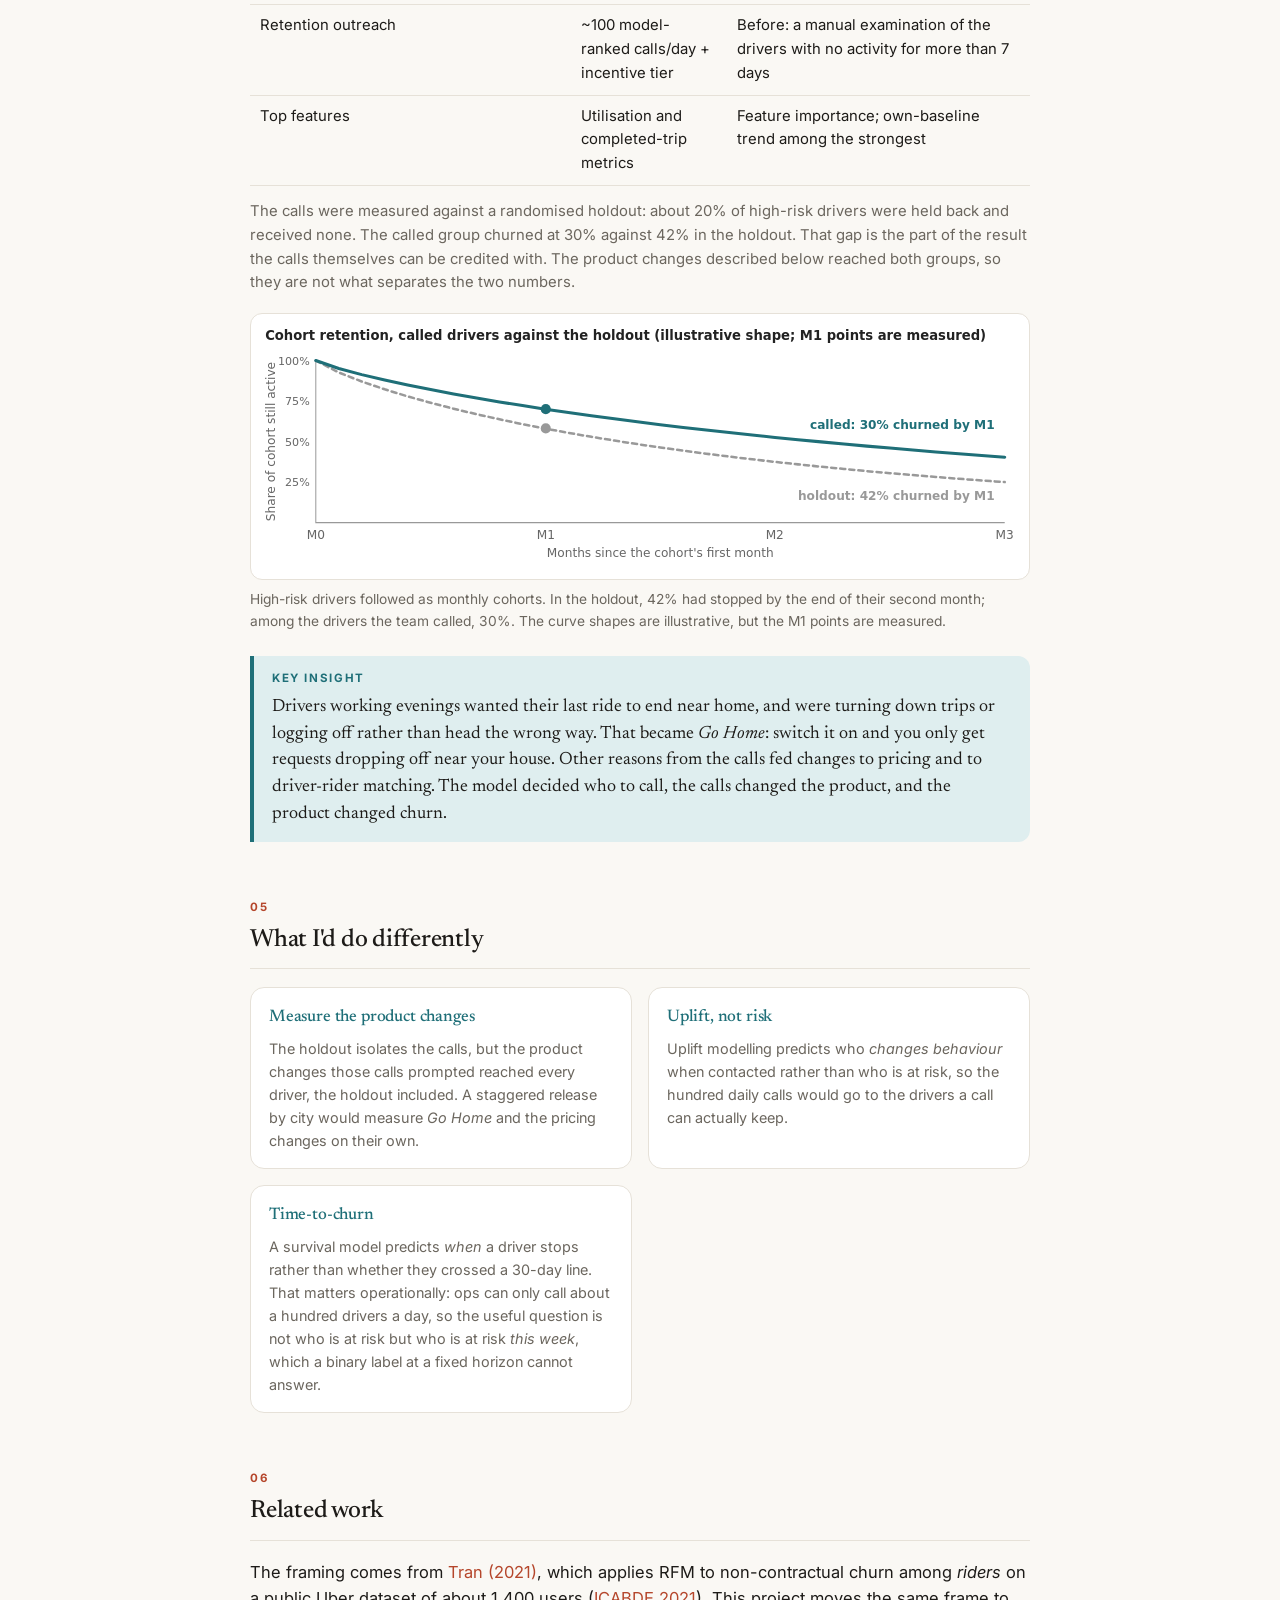
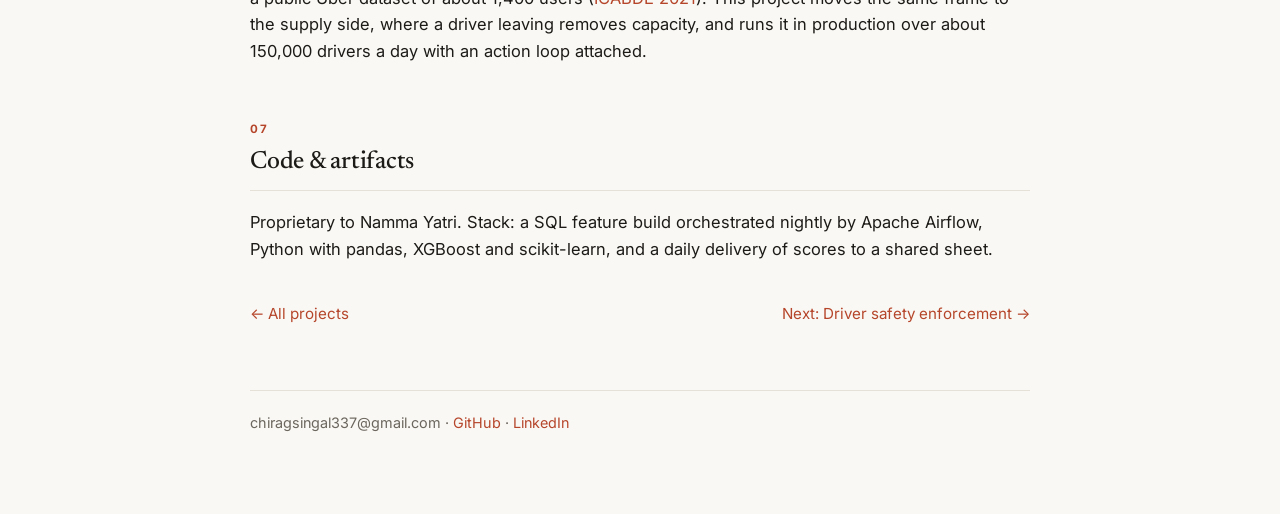
<file: projects/driver-churn.html>
<!DOCTYPE html>
<html lang="en">
<head>
<meta charset="UTF-8">
<meta name="viewport" content="width=device-width, initial-scale=1.0">
<title>Driver churn prediction · Chirag Singal</title>
<meta name="description" content="A daily-scored ensemble model that identified at-risk ride-hailing drivers for targeted retention; monthly churn fell from 42% to 30%.">
<meta property="og:type" content="article">
<meta property="og:title" content="Driver churn prediction · Chirag Singal">
<meta property="og:description" content="A daily-scored ensemble model that identified at-risk ride-hailing drivers for targeted retention; monthly churn fell from 42% to 30%.">
<meta property="og:url" content="https://lagnis337.github.io/projects/driver-churn.html">
<meta property="og:image" content="https://lagnis337.github.io/assets/og.png">
<meta name="twitter:card" content="summary_large_image">
<link rel="icon" href="/favicon.svg" type="image/svg+xml">
<link rel="icon" href="/favicon-32.png" sizes="32x32">
<link rel="apple-touch-icon" href="/apple-touch-icon.png">
<link rel="stylesheet" href="../assets/style.css?v=12">
</head>
<body>
<main class="article">
  <nav class="nav">
    <a class="home" href="../">Chirag Singal</a>
    <a href="../#work">Work projects</a>
    <a href="../#personal">Personal pursuits</a>
    <a href="https://github.com/lagnis337"><svg aria-hidden="true"><use href="../assets/icons.svg#i-github"/></svg>GitHub</a>
  </nav>

  <h1>Driver churn prediction</h1>
  <p class="plain">Every morning the model ranks about 150,000 drivers by the risk that they stop driving, and the operations team works down the list.</p>
  <p class="meta">Namma Yatri · Central data team · 2024–2025 · Owner, end to end</p>
  <p class="notice">Industry project. The code and data are proprietary, so this page describes the method only.</p>

  <div class="glance">
    <div><b>~150k</b><span>drivers scored every morning</span></div>
    <div><b>XGB + RF</b><span>XGBoost and random forest, averaged &amp; calibrated, 36 features</span></div>
    <div><b>AUC ~0.80</b><span>ranks a driver who will churn above one who won't about 80% of the time (held-out month)</span></div>
    <div><b>30% vs 42%</b><span>churn among called drivers against the randomised holdout</span></div>
  </div>

  <h2>Problem</h2>
  <p>Namma Yatri charges no commission. Drivers pay a subscription rather than a cut of each fare, which makes retention both the marketplace's supply and a direct revenue line. About <strong>42% of active drivers were churning</strong>. Nobody cancels a subscription in an obvious way here, so there is no event to label: a driver counts as churned after 30 days with no completed ride.</p>
  <div class="two">
    <div><h4>Before</h4><p>Nothing was targeted. Ops pulled up drivers with no activity for a week and called them, by which point many had already gone.</p></div>
    <div><h4>Goal</h4><p>Score every driver daily on the probability they stop within 30 days, then hand ops and customer success a ranked list cut to the length they can actually work through.</p></div>
  </div>

  <h2>Data</h2>
  <dl class="dl">
    <dt>Unit</dt><dd>One row per driver per day. About 150,000 active drivers are scored each morning. Drivers with very little history on the platform are kept out of training.</dd>
    <dt>Label</dt><dd><code>churn_30d = 1</code> when a driver completes no ride in the 30 days after the scoring date. The label only arrives a month later, so the most recent month is never labelled and impact is measured on cohorts rather than on the model's own predictions.</dd>
    <dt>Features</dt><dd>36 features, most over weekly and monthly windows, all computed strictly before the scoring date. The frame is RFM (recency, frequency, monetary value), with feedback and context on top.</dd>
    <dt>Leakage</dt><dd>The recency features, days since the last trip and time since the last activity, encode the label if you compute them after the scoring date. Every window stops at that date.</dd>
  </dl>
  <div class="table-wrap"><table>
    <thead><tr><th>Family</th><th>Features</th></tr></thead>
    <tbody>
      <tr><td>Recency</td><td>Days since the last completed ride, and recent activity against the driver's own usual level. A busy driver slowing down is not the same as a quiet driver staying quiet.</td></tr>
      <tr><td>Frequency</td><td>Rides completed, days active, hours online. The demand funnel of requests, accepted requests and completed rides, plus cancellation rate and the share of night rides.</td></tr>
      <tr><td>Monetary</td><td>Average fare, average trip distance, earnings per online hour, and subscription status with days left on the plan.</td></tr>
      <tr><td>Feedback</td><td>Rider ratings and complaints</td></tr>
      <tr><td>Context</td><td>City and geo-zone, time on the platform, and demand in the zone measured as requests per online driver, since a driver needs work nearby. Plus a flag for a recent call from ops.</td></tr>
    </tbody>
  </table></div>

  <h2>Approach</h2>
  <figure class="flow">
    <svg role="img" viewBox="0 0 760 250" xmlns="http://www.w3.org/2000/svg" font-family="ui-sans-serif, system-ui, sans-serif" font-size="13">
      <title>A nightly pipeline: driver activity becomes features, two models give a churn score, and the ranked list goes to the operations team</title>
      <defs><marker id="a" viewBox="0 0 10 10" refX="9" refY="5" markerWidth="7" markerHeight="7" orient="auto-start-reverse"><path d="M0 0L10 5L0 10z" fill="#666"/></marker></defs>
      <g fill="#fff" stroke="#999" stroke-width="1.2">
        <rect x="10" y="70" width="130" height="58" rx="8"/>
        <rect x="170" y="70" width="140" height="58" rx="8"/>
        <rect x="335" y="70" width="165" height="58" rx="8" stroke="#b5462b" stroke-width="1.8" fill="#fdf3ef"/>
        <rect x="525" y="70" width="125" height="58" rx="8"/>
        <rect x="380" y="170" width="270" height="58" rx="8" stroke-dasharray="5 4"/>
      </g>
      <g fill="#222" text-anchor="middle">
        <text x="75" y="94">Driver activity</text><text x="75" y="112" fill="#666" font-size="11">rides, hours, ratings…</text>
        <text x="240" y="94">Nightly Airflow job</text><text x="240" y="112" fill="#666" font-size="11">36 features / driver</text>
        <text x="417" y="94" fill="#b5462b" font-weight="600">XGBoost + RF</text><text x="417" y="112" fill="#666" font-size="11">averaged, calibrated p(churn)</text>
        <text x="588" y="94">Ranked sheet</text><text x="588" y="112" fill="#666" font-size="11">~150k drivers / day</text>
        <text x="515" y="194">~100 ops calls/day · coin offers</text><text x="515" y="212" fill="#666" font-size="11">product &amp; customer success act on the list</text>
      </g>
      <g stroke="#666" stroke-width="1.4" fill="none" marker-end="url(#a)">
        <path d="M140 99H168"/><path d="M310 99H333"/><path d="M500 99H523"/>
        <path d="M588 128V168"/>
        <path d="M380 199H300Q240 199 240 160V130" stroke-dasharray="5 4"/>
      </g>
      <text x="230" y="160" fill="#666" font-size="11" text-anchor="end">tagged call reasons →</text>
      <text x="230" y="174" fill="#666" font-size="11" text-anchor="end">pricing, matching, "Go Home"</text>
      <text x="10" y="30" fill="#222" font-size="13" font-weight="600">Daily scoring pipeline with a human feedback loop</text>
    </svg>
    <figcaption>Features are rebuilt nightly. The top of the list goes to ops calls, the next band to in-app incentives, and what drivers say on those calls flows back to the product team and into the model.</figcaption>
  </figure>
  <ol class="steps">
    <li><b>Two models, one score</b><p><strong>XGBoost</strong> (gradient-boosted decision trees) is the stronger of the two on its own. It picks up combinations such as long hours online alongside a falling acceptance rate. The <strong>random forest</strong> (scikit-learn) is weaker, but it makes different mistakes.</p>
  <p>The score is an equal-weight average of the two probabilities, calibrated so it reads as a real probability. The average held <strong>steadier month to month</strong> than either model alone, and for a list ops works every day that stability matters more than a marginally better AUC.</p></li>
    <li><b>Split by time, never at random</b><p>Train on earlier months, validate on a later held-out month. Churn drifts with incentive schemes and with the season, and a random split would scatter the same driver's rows across train and test. Retraining ran monthly on a rolling window, as each month's labels matured.</p></li>
    <li><b>Decision rule sized to capacity</b><p>The top of the list, about <strong>100 drivers a day</strong>, gets a call from ops. The next band gets in-app coins. Those cut-offs come from what the teams can handle, not from a probability threshold. A nightly Airflow job writes the list to a shared sheet that product and customer success work from.</p></li>
    <li><b>Close the loop</b><p>Ops tag the reason each driver gives on the call. The categories go to product, and a recent-call flag goes back into the model.</p></li>
  </ol>

  <h2>Results</h2>
  <div class="table-wrap">
  <table>
    <thead><tr><th>Metric</th><th>Value</th><th>How measured</th></tr></thead>
    <tbody>
      <tr><td>AUC (the area under the ROC curve, where ROC is the receiver operating characteristic; 0.5 is a random order and 1.0 is a perfect order)</td><td><strong>~0.80</strong></td><td>Held-out later month</td></tr>
      <tr><td>Monthly churn, called drivers against the holdout</td><td><strong>30% vs 42%</strong></td><td>Randomised holdout: about 20% of high-risk drivers received no call. Monthly cohorts, measured over three months in production.</td></tr>
      <tr><td>Drivers scored / day</td><td>~150,000</td><td>Not applicable</td></tr>
      <tr><td>Retention outreach</td><td>~100 model-ranked calls/day + incentive tier</td><td>Before: a manual examination of the drivers with no activity for more than 7 days</td></tr>
      <tr><td>Top features</td><td>Utilisation and completed-trip metrics</td><td>Feature importance; own-baseline trend among the strongest</td></tr>
    </tbody>
  </table>
  </div>
  <p class="stat-row">The calls were measured against a randomised holdout: about 20% of high-risk drivers were held back and received none. The called group churned at 30% against 42% in the holdout. That gap is the part of the result the calls themselves can be credited with. The product changes described below reached both groups, so they are not what separates the two numbers.</p>

  <figure class="chart">
    <svg role="img" viewBox="0 0 760 250" xmlns="http://www.w3.org/2000/svg" font-family="ui-sans-serif, system-ui, sans-serif" font-size="12">
      <title>Cohort retention curves before and after the model, with the measured M1 points marked</title>
      <text x="10" y="20" fill="#222" font-size="13" font-weight="600">Cohort retention, called drivers against the holdout (illustrative shape; M1 points are measured)</text>
<g stroke="#999" stroke-width="1" fill="none"><path d="M60 40V200H740"/></g>
<text x="400" y="234" fill="#666" text-anchor="middle">Months since the cohort's first month</text>
<text x="20" y="120" fill="#666" text-anchor="middle" transform="rotate(-90 20 120)">Share of cohort still active</text><text x="60" y="216" fill="#666" text-anchor="middle">M0</text><text x="287" y="216" fill="#666" text-anchor="middle">M1</text><text x="513" y="216" fill="#666" text-anchor="middle">M2</text><text x="740" y="216" fill="#666" text-anchor="middle">M3</text><text x="54" y="164" fill="#666" text-anchor="end" font-size="11">25%</text><text x="54" y="124" fill="#666" text-anchor="end" font-size="11">50%</text><text x="54" y="84" fill="#666" text-anchor="end" font-size="11">75%</text><text x="54" y="44" fill="#666" text-anchor="end" font-size="11">100%</text><path d="M60.0 40.0 L82.7 51.8 L105.3 60.7 L128.0 68.4 L150.7 75.4 L173.3 81.7 L196.0 87.6 L218.7 93.0 L241.3 98.0 L264.0 102.8 L286.7 107.2 L309.3 111.4 L332.0 115.3 L354.7 119.0 L377.3 122.5 L400.0 125.8 L422.7 129.0 L445.3 132.0 L468.0 134.8 L490.7 137.5 L513.3 140.1 L536.0 142.5 L558.7 144.8 L581.3 147.0 L604.0 149.2 L626.7 151.2 L649.3 153.1 L672.0 154.9 L694.7 156.7 L717.3 158.4 L740.0 160.0" fill="none" stroke="#999" stroke-width="2.5" stroke-linejoin="round" stroke-linecap="round" stroke-dasharray="5 4"/><path d="M60.0 40.0 L82.7 47.9 L105.3 53.9 L128.0 59.2 L150.7 64.2 L173.3 68.7 L196.0 73.0 L218.7 77.0 L241.3 80.9 L264.0 84.5 L286.7 88.0 L309.3 91.3 L332.0 94.5 L354.7 97.5 L377.3 100.5 L400.0 103.3 L422.7 106.0 L445.3 108.6 L468.0 111.1 L490.7 113.5 L513.3 115.9 L536.0 118.1 L558.7 120.3 L581.3 122.4 L604.0 124.5 L626.7 126.4 L649.3 128.4 L672.0 130.2 L694.7 132.0 L717.3 133.7 L740.0 135.4" fill="none" stroke="#1f6f78" stroke-width="3" stroke-linejoin="round" stroke-linecap="round"/><circle cx="287" cy="107" r="5" fill="#999"/><text x="730" y="178" fill="#999" font-weight="600" text-anchor="end">holdout: 42% churned by M1</text><circle cx="287" cy="88" r="5" fill="#1f6f78"/><text x="730" y="108" fill="#1f6f78" font-weight="600" text-anchor="end">called: 30% churned by M1</text>
    </svg>
    <figcaption>High-risk drivers followed as monthly cohorts. In the holdout, 42% had stopped by the end of their second month; among the drivers the team called, 30%. The curve shapes are illustrative, but the M1 points are measured.</figcaption>
  </figure>
  <div class="insight">
    <strong>Key insight</strong>
    Drivers working evenings wanted their last ride to end near home, and were turning down trips or logging off rather than head the wrong way. That became <em>Go Home</em>: switch it on and you only get requests dropping off near your house. Other reasons from the calls fed changes to pricing and to driver-rider matching. The model decided who to call, the calls changed the product, and the product changed churn.
  </div>

  <h2>What I'd do differently</h2>
  <div class="cards small">
    <div class="card"><h3>Measure the product changes</h3><p>The holdout isolates the calls, but the product changes those calls prompted reached every driver, the holdout included. A staggered release by city would measure <em>Go Home</em> and the pricing changes on their own.</p></div>
    <div class="card"><h3>Uplift, not risk</h3><p>Uplift modelling predicts who <em>changes behaviour</em> when contacted rather than who is at risk, so the hundred daily calls would go to the drivers a call can actually keep.</p></div>
    <div class="card"><h3>Time-to-churn</h3><p>A survival model predicts <em>when</em> a driver stops rather than whether they crossed a 30-day line. That matters operationally: ops can only call about a hundred drivers a day, so the useful question is not who is at risk but who is at risk <em>this week</em>, which a binary label at a fixed horizon cannot answer.</p></div>
      </div>

  <h2>Related work</h2>
  <p>The framing comes from <a href="https://medium.com/@ttah.hongtran/customer-churn-prediction-and-analysis-for-uber-ride-hailing-service-fbf1dc75a848">Tran (2021)</a>, which applies RFM to non-contractual churn among <em>riders</em> on a public Uber dataset of about 1,400 users (<a href="https://link.springer.com/chapter/10.1007/978-3-030-97610-1_24">ICABDE 2021</a>). This project moves the same frame to the supply side, where a driver leaving removes capacity, and runs it in production over about 150,000 drivers a day with an action loop attached.</p>

  <h2>Code &amp; artifacts</h2>
  <p>Proprietary to Namma Yatri. Stack: a SQL feature build orchestrated nightly by Apache Airflow, Python with pandas, XGBoost and scikit-learn, and a daily delivery of scores to a shared sheet.</p>

  <div class="pager"><a href="../#work">← All projects</a><a href="driver-safety-enforcement.html">Next: Driver safety enforcement →</a></div>
  <footer>chiragsingal337@gmail.com · <a href="https://github.com/lagnis337">GitHub</a> · <a href="https://www.linkedin.com/in/chiragsingal">LinkedIn</a></footer>
</main>
<script src="../assets/anim.js?v=12"></script>
</body>
</html>
</file>
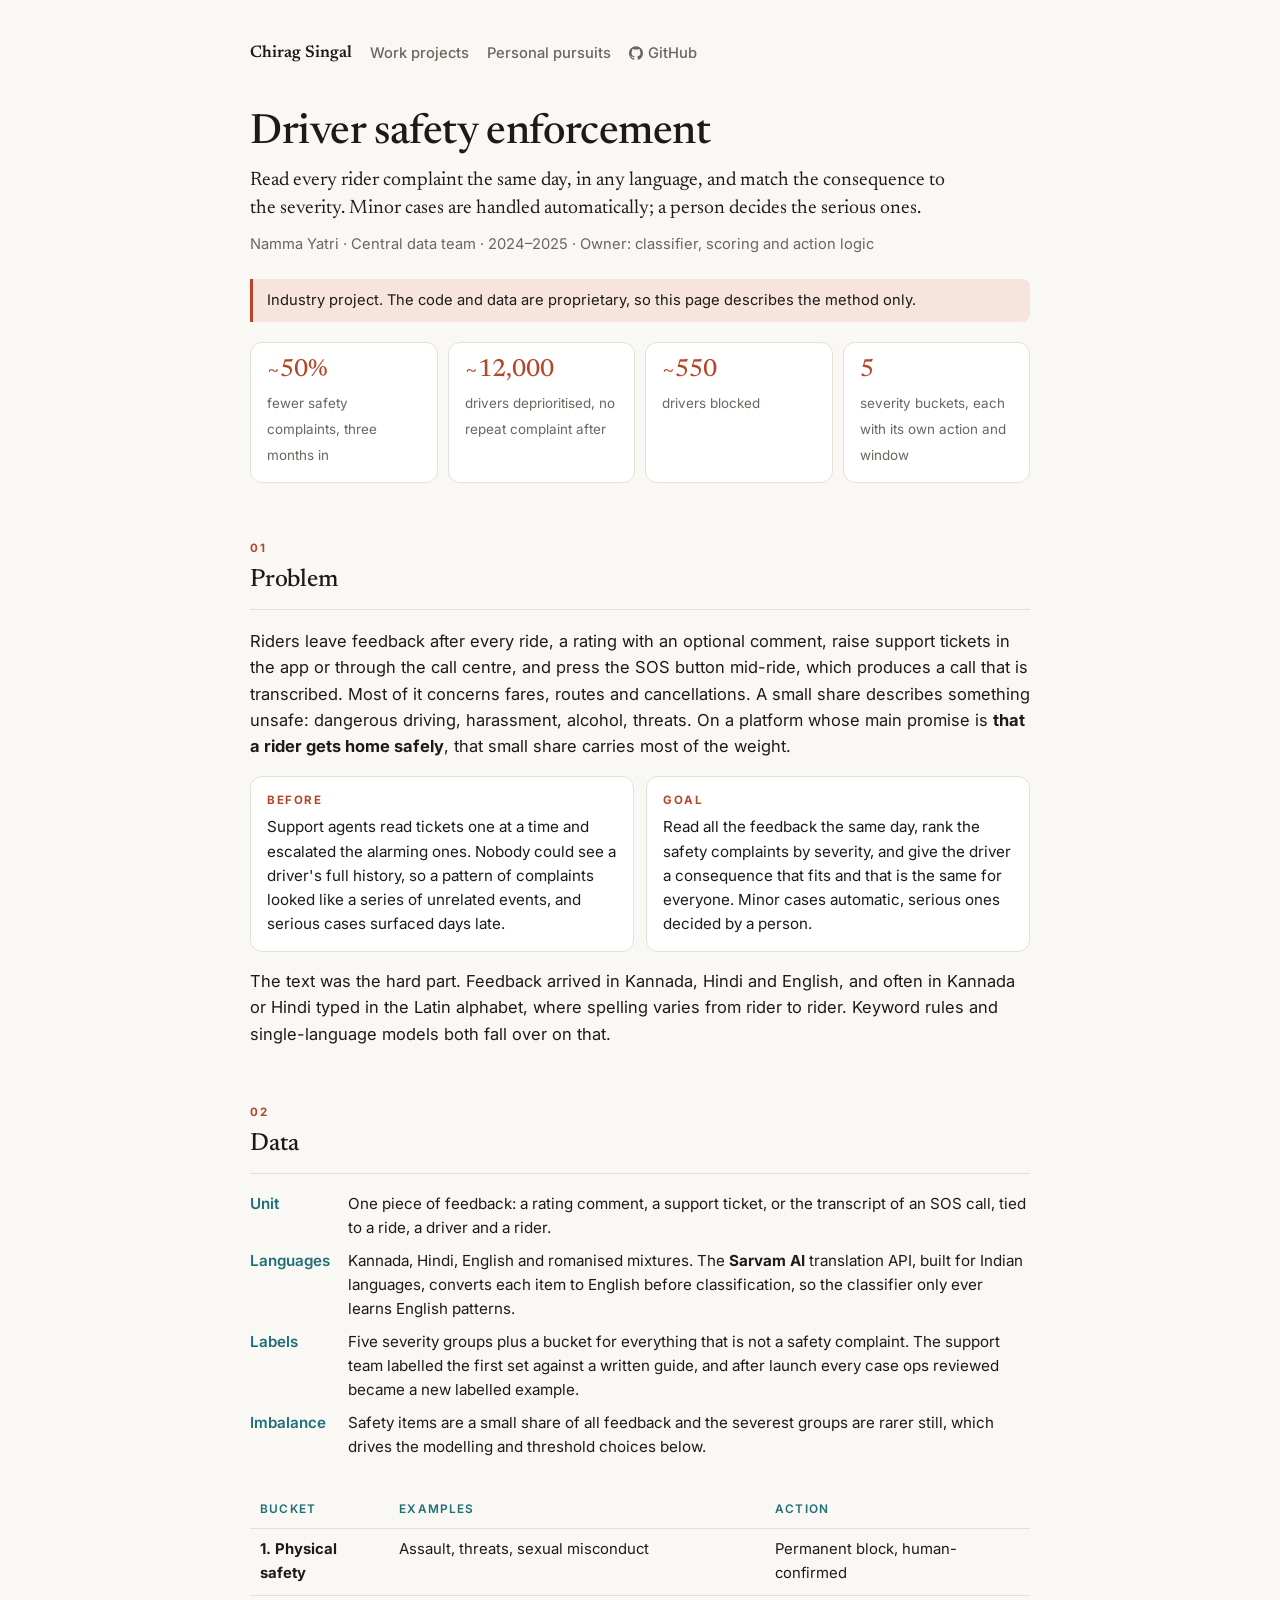
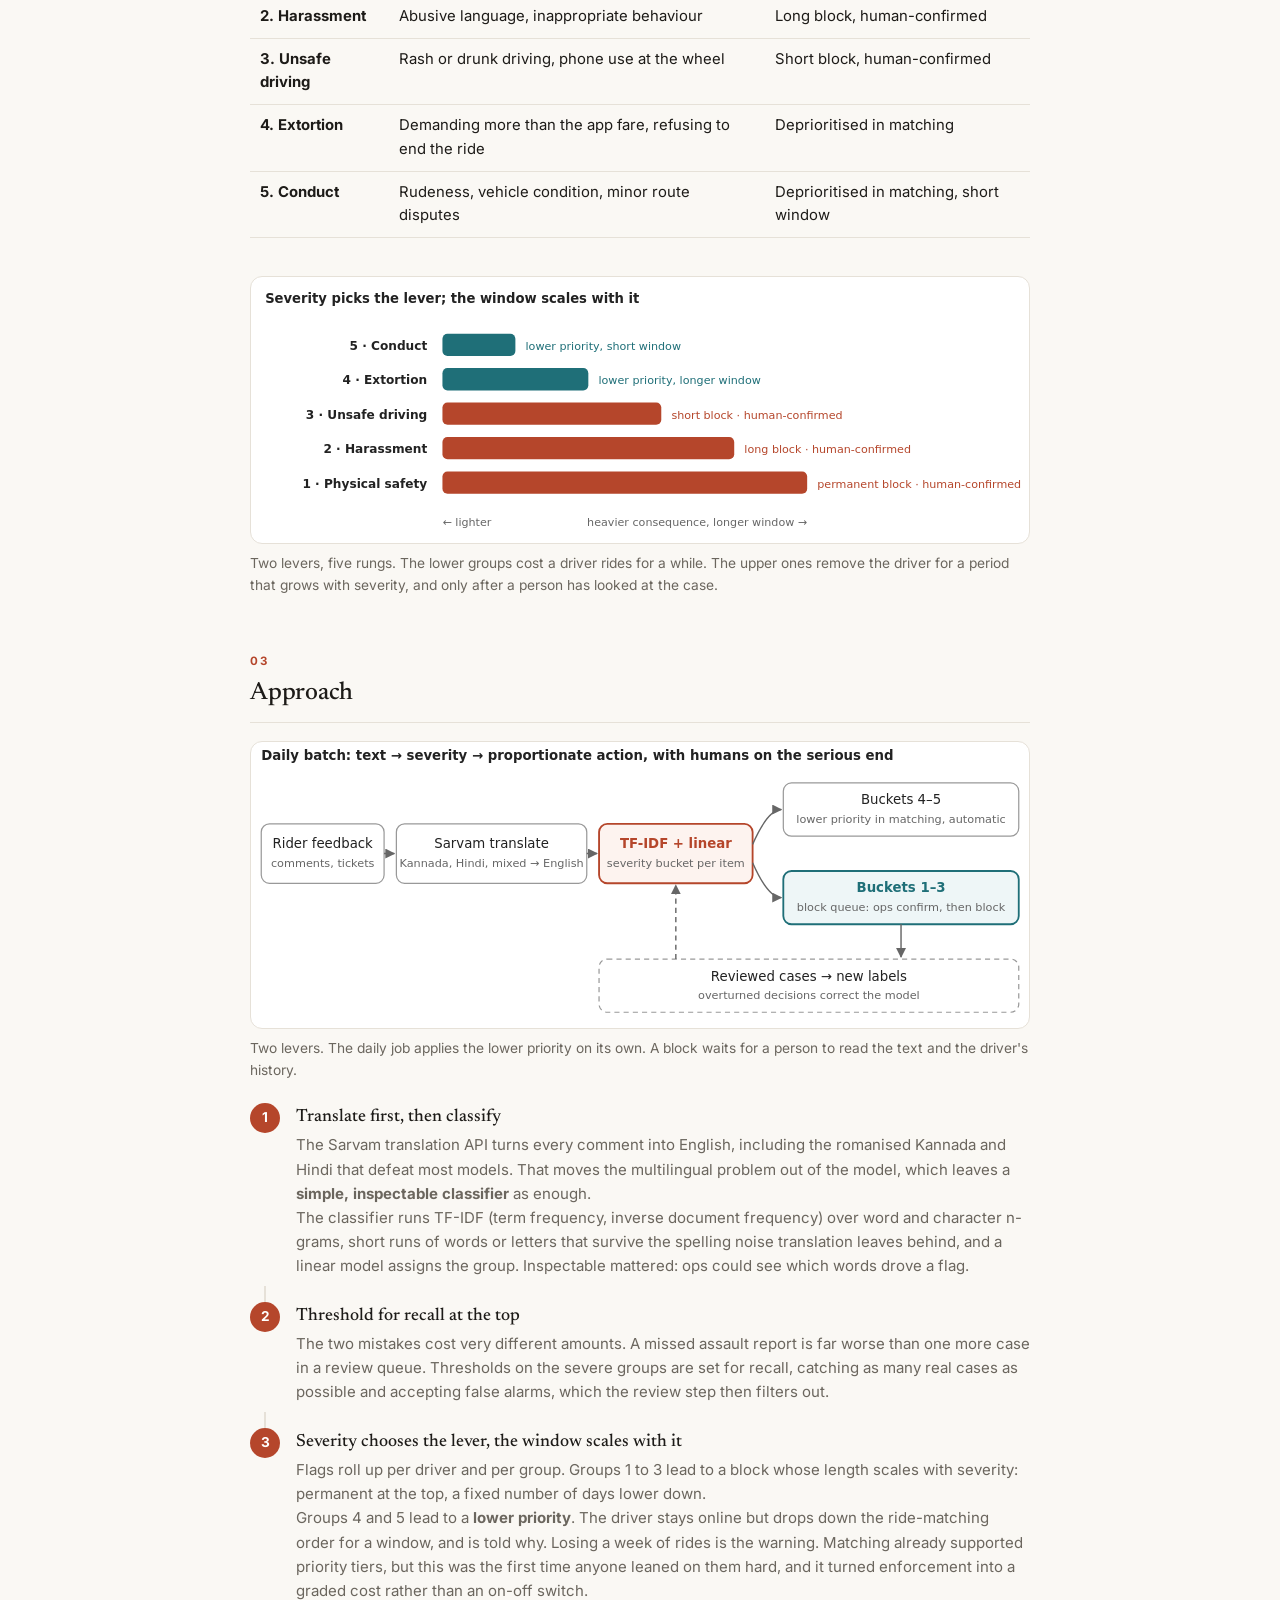
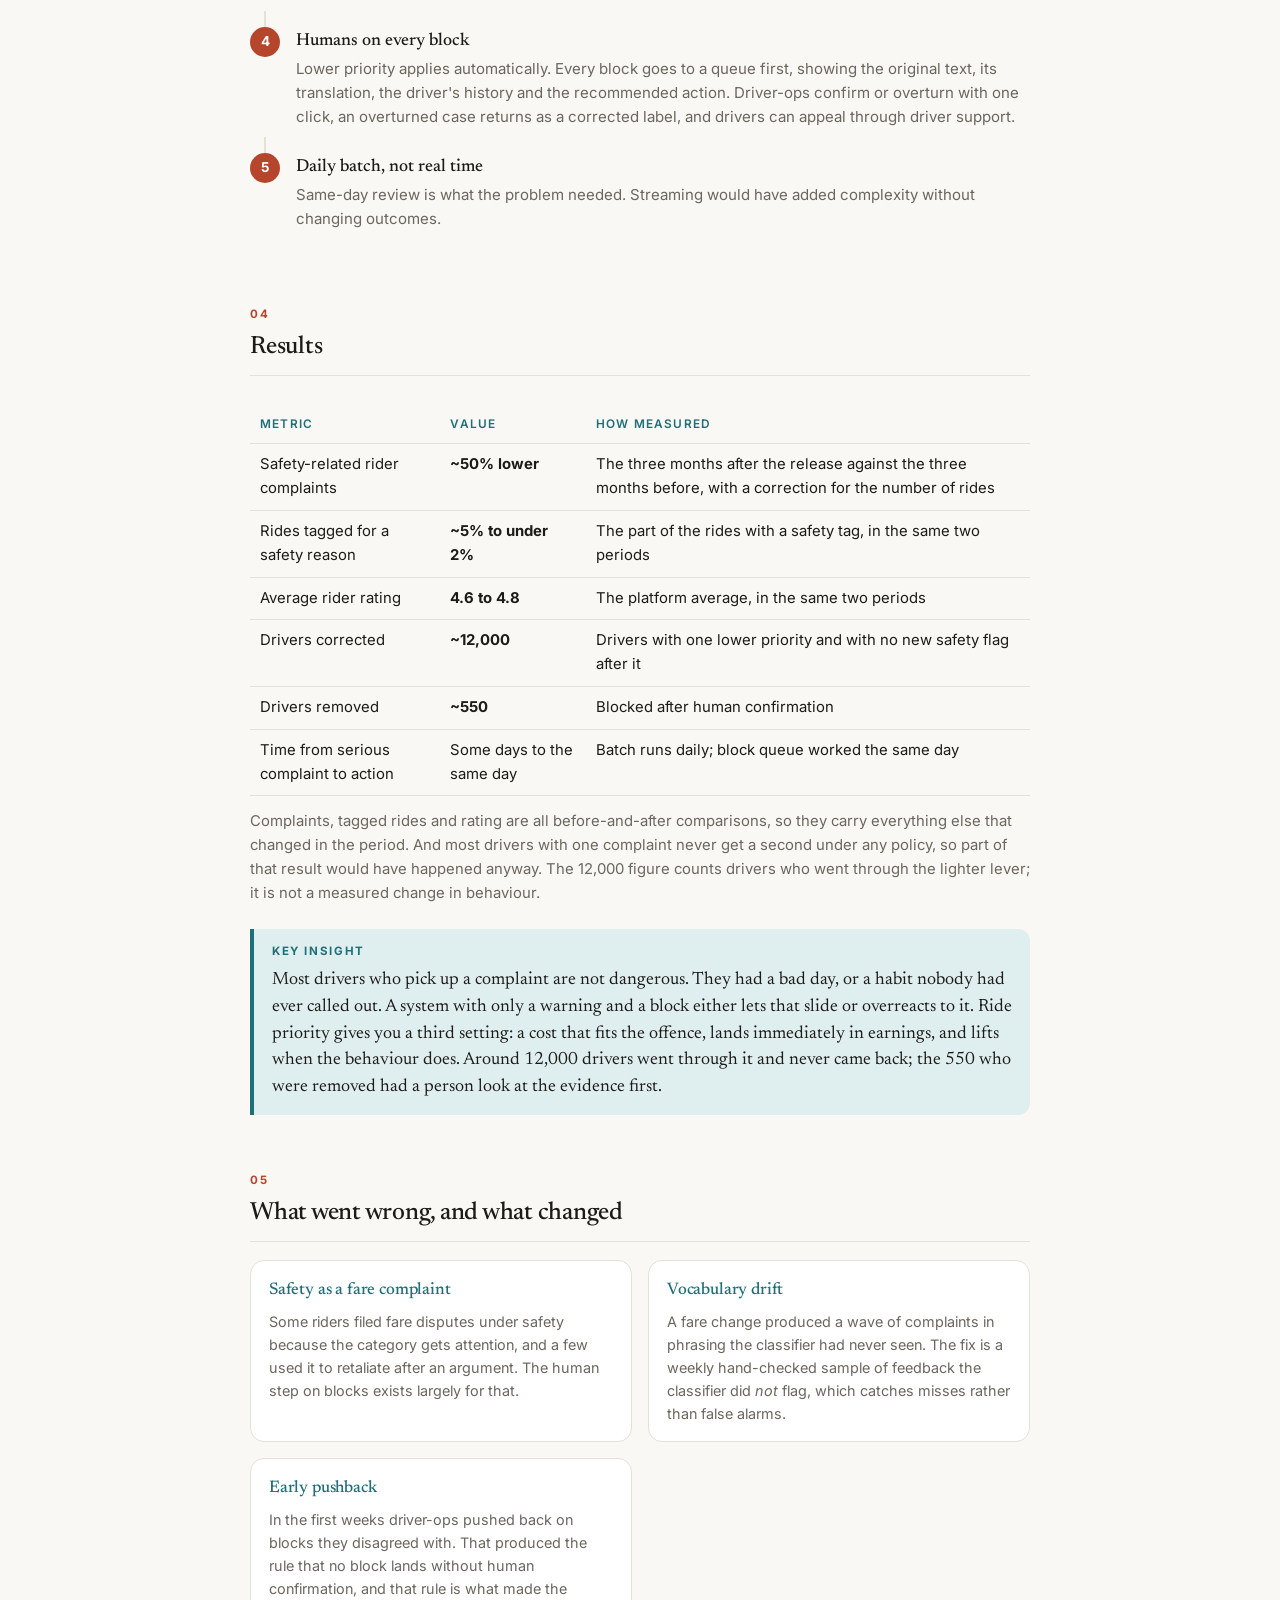
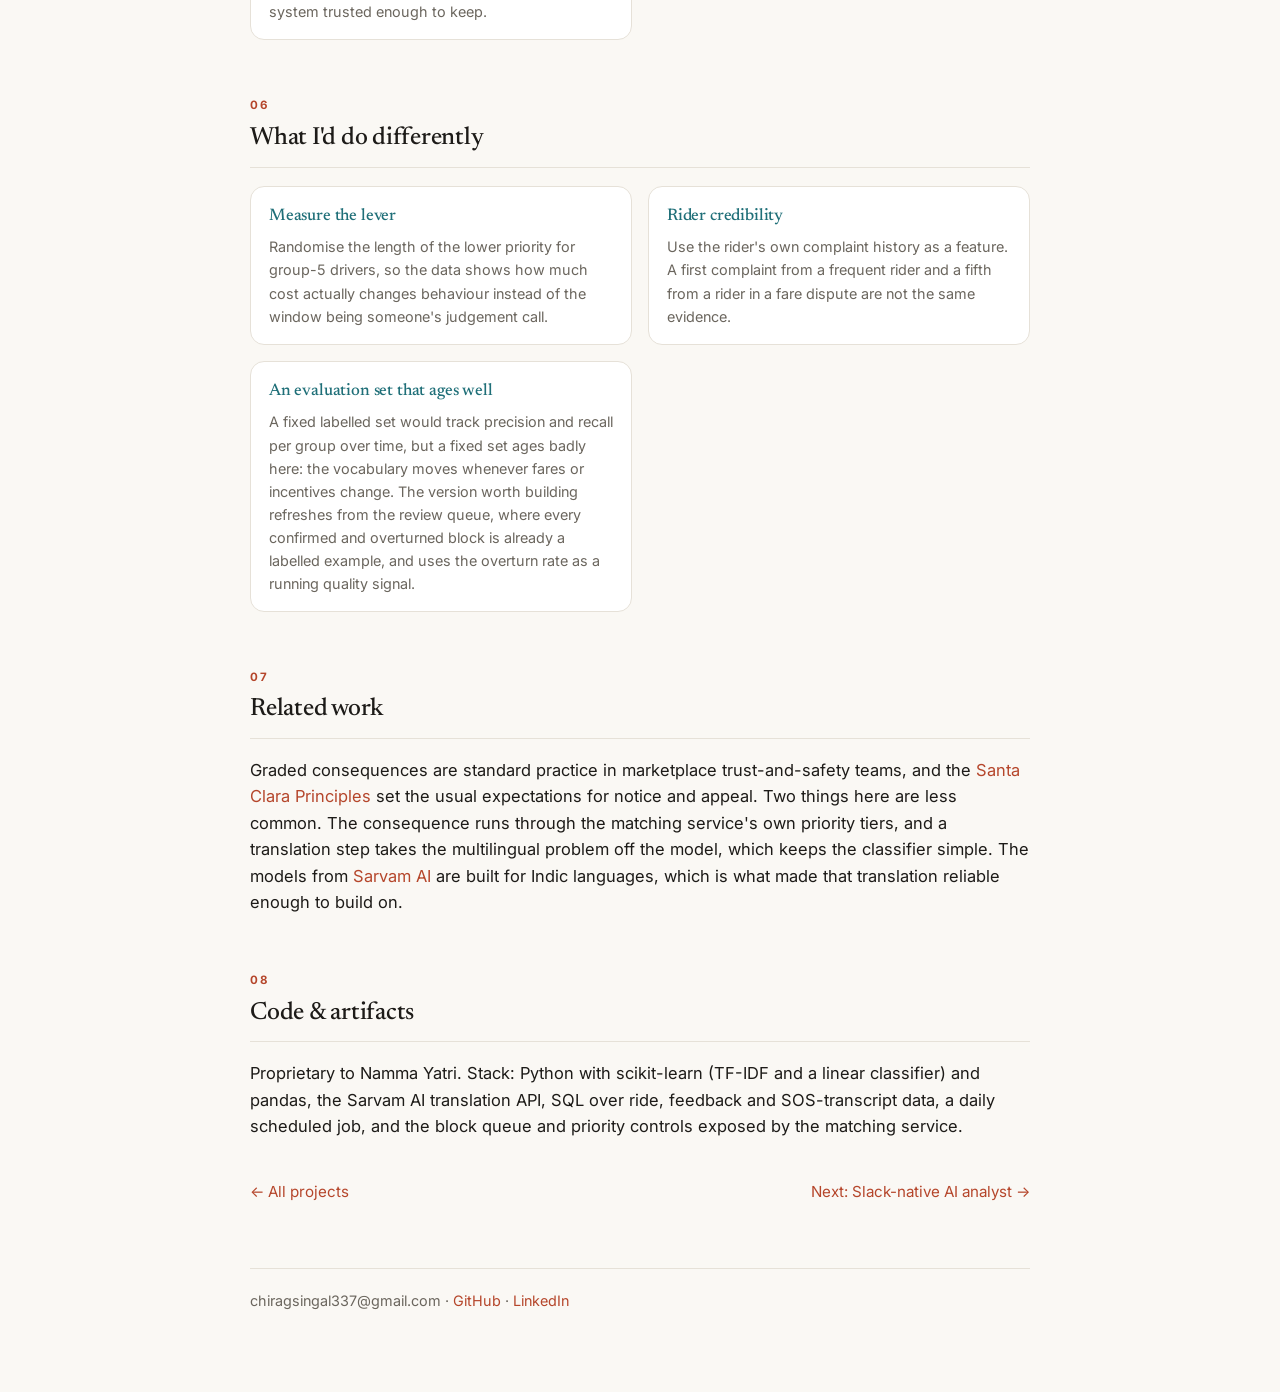
<file: projects/driver-safety-enforcement.html>
<!DOCTYPE html>
<html lang="en">
<head>
<meta charset="UTF-8">
<meta name="viewport" content="width=device-width, initial-scale=1.0">
<title>Driver safety enforcement · Chirag Singal</title>
<meta name="description" content="A multilingual text classifier on rider feedback. A graded ladder then decreases the priority of a driver or blocks the driver, and safety complaints decreased by about half.">
<meta property="og:type" content="article">
<meta property="og:title" content="Driver safety enforcement · Chirag Singal">
<meta property="og:description" content="A multilingual text classifier on rider feedback. A graded ladder then decreases the priority of a driver or blocks the driver, and safety complaints decreased by about half.">
<meta property="og:url" content="https://lagnis337.github.io/projects/driver-safety-enforcement.html">
<meta property="og:image" content="https://lagnis337.github.io/assets/og.png">
<meta name="twitter:card" content="summary_large_image">
<link rel="icon" href="/favicon.svg" type="image/svg+xml">
<link rel="icon" href="/favicon-32.png" sizes="32x32">
<link rel="apple-touch-icon" href="/apple-touch-icon.png">
<link rel="stylesheet" href="../assets/style.css?v=12">
</head>
<body>
<main class="article">
  <nav class="nav">
    <a class="home" href="../">Chirag Singal</a>
    <a href="../#work">Work projects</a>
    <a href="../#personal">Personal pursuits</a>
    <a href="https://github.com/lagnis337"><svg aria-hidden="true"><use href="../assets/icons.svg#i-github"/></svg>GitHub</a>
  </nav>

  <h1>Driver safety enforcement</h1>
  <p class="plain">Read every rider complaint the same day, in any language, and match the consequence to the severity. Minor cases are handled automatically; a person decides the serious ones.</p>
  <p class="meta">Namma Yatri · Central data team · 2024–2025 · Owner: classifier, scoring and action logic</p>
  <p class="notice">Industry project. The code and data are proprietary, so this page describes the method only.</p>

  <div class="glance">
    <div><b>~50%</b><span>fewer safety complaints, three months in</span></div>
    <div><b>~12,000</b><span>drivers deprioritised, no repeat complaint after</span></div>
    <div><b>~550</b><span>drivers blocked</span></div>
    <div><b>5</b><span>severity buckets, each with its own action and window</span></div>
  </div>

  <h2>Problem</h2>
  <p>Riders leave feedback after every ride, a rating with an optional comment, raise support tickets in the app or through the call centre, and press the SOS button mid-ride, which produces a call that is transcribed. Most of it concerns fares, routes and cancellations. A small share describes something unsafe: dangerous driving, harassment, alcohol, threats. On a platform whose main promise is <strong>that a rider gets home safely</strong>, that small share carries most of the weight.</p>
  <div class="two">
    <div><h4>Before</h4><p>Support agents read tickets one at a time and escalated the alarming ones. Nobody could see a driver's full history, so a pattern of complaints looked like a series of unrelated events, and serious cases surfaced days late.</p></div>
    <div><h4>Goal</h4><p>Read all the feedback the same day, rank the safety complaints by severity, and give the driver a consequence that fits and that is the same for everyone. Minor cases automatic, serious ones decided by a person.</p></div>
  </div>
  <p>The text was the hard part. Feedback arrived in Kannada, Hindi and English, and often in Kannada or Hindi typed in the Latin alphabet, where spelling varies from rider to rider. Keyword rules and single-language models both fall over on that.</p>

  <h2>Data</h2>
  <dl class="dl">
    <dt>Unit</dt><dd>One piece of feedback: a rating comment, a support ticket, or the transcript of an SOS call, tied to a ride, a driver and a rider.</dd>
    <dt>Languages</dt><dd>Kannada, Hindi, English and romanised mixtures. The <strong>Sarvam AI</strong> translation API, built for Indian languages, converts each item to English before classification, so the classifier only ever learns English patterns.</dd>
    <dt>Labels</dt><dd>Five severity groups plus a bucket for everything that is not a safety complaint. The support team labelled the first set against a written guide, and after launch every case ops reviewed became a new labelled example.</dd>
    <dt>Imbalance</dt><dd>Safety items are a small share of all feedback and the severest groups are rarer still, which drives the modelling and threshold choices below.</dd>
  </dl>
  <div class="table-wrap"><table>
    <thead><tr><th>Bucket</th><th>Examples</th><th>Action</th></tr></thead>
    <tbody>
      <tr><td><strong>1. Physical safety</strong></td><td>Assault, threats, sexual misconduct</td><td>Permanent block, human-confirmed</td></tr>
      <tr><td><strong>2. Harassment</strong></td><td>Abusive language, inappropriate behaviour</td><td>Long block, human-confirmed</td></tr>
      <tr><td><strong>3. Unsafe driving</strong></td><td>Rash or drunk driving, phone use at the wheel</td><td>Short block, human-confirmed</td></tr>
      <tr><td><strong>4. Extortion</strong></td><td>Demanding more than the app fare, refusing to end the ride</td><td>Deprioritised in matching</td></tr>
      <tr><td><strong>5. Conduct</strong></td><td>Rudeness, vehicle condition, minor route disputes</td><td>Deprioritised in matching, short window</td></tr>
    </tbody>
  </table></div>

  <figure class="chart">
    <svg role="img" viewBox="0 0 760 250" xmlns="http://www.w3.org/2000/svg" font-family="ui-sans-serif, system-ui, sans-serif" font-size="12">
      <title>The five severity groups, with a bar for each: the lower groups get a lower priority and the higher groups get a block</title>
      <text x="10" y="20" fill="#222" font-size="13" font-weight="600">Severity picks the lever; the window scales with it</text>
<text x="170" y="66" fill="#222" text-anchor="end" font-weight="600">5 · Conduct</text><rect x="185" y="50" width="72" height="22" rx="5" fill="#1f6f78" opacity="0.48"/><text x="267" y="66" fill="#1f6f78" font-size="11">lower priority, short window</text><text x="170" y="100" fill="#222" text-anchor="end" font-weight="600">4 · Extortion</text><rect x="185" y="84" width="144" height="22" rx="5" fill="#1f6f78" opacity="0.61"/><text x="339" y="100" fill="#1f6f78" font-size="11">lower priority, longer window</text><text x="170" y="134" fill="#222" text-anchor="end" font-weight="600">3 · Unsafe driving</text><rect x="185" y="118" width="216" height="22" rx="5" fill="#b5462b" opacity="0.74"/><text x="411" y="134" fill="#b5462b" font-size="11">short block · human-confirmed</text><text x="170" y="168" fill="#222" text-anchor="end" font-weight="600">2 · Harassment</text><rect x="185" y="152" width="288" height="22" rx="5" fill="#b5462b" opacity="0.87"/><text x="483" y="168" fill="#b5462b" font-size="11">long block · human-confirmed</text><text x="170" y="202" fill="#222" text-anchor="end" font-weight="600">1 · Physical safety</text><rect x="185" y="186" width="360" height="22" rx="5" fill="#b5462b" opacity="1.00"/><text x="555" y="202" fill="#b5462b" font-size="11">permanent block · human-confirmed</text><text x="185" y="240" fill="#666" font-size="11">← lighter</text><text x="545" y="240" fill="#666" font-size="11" text-anchor="end">heavier consequence, longer window →</text>
    </svg>
    <figcaption>Two levers, five rungs. The lower groups cost a driver rides for a while. The upper ones remove the driver for a period that grows with severity, and only after a person has looked at the case.</figcaption>
  </figure>

  <h2>Approach</h2>
  <figure class="flow">
    <svg role="img" viewBox="0 0 760 280" xmlns="http://www.w3.org/2000/svg" font-family="ui-sans-serif, system-ui, sans-serif" font-size="13">
      <title>Rider feedback is translated, classified into a severity group, and then goes to an automatic lower priority or to a block queue for a person</title>
      <defs><marker id="a" viewBox="0 0 10 10" refX="9" refY="5" markerWidth="7" markerHeight="7" orient="auto-start-reverse"><path d="M0 0L10 5L0 10z" fill="#666"/></marker></defs>
      <text x="10" y="18" fill="#222" font-size="13" font-weight="600">Daily batch: text → severity → proportionate action, with humans on the serious end</text>
      <g fill="#fff" stroke="#999" stroke-width="1.2">
        <rect x="10" y="80" width="120" height="58" rx="8"/>
        <rect x="142" y="80" width="186" height="58" rx="8"/>
        <rect x="340" y="80" width="150" height="58" rx="8" stroke="#b5462b" stroke-width="1.8" fill="#fdf3ef"/>
        <rect x="520" y="40" width="230" height="52" rx="8"/>
        <rect x="520" y="126" width="230" height="52" rx="8" stroke="#1f6f78" stroke-width="1.8" fill="#eef6f7"/>
        <rect x="340" y="212" width="410" height="52" rx="8" stroke-dasharray="5 4"/>
      </g>
      <g fill="#222" text-anchor="middle">
        <text x="70" y="104">Rider feedback</text><text x="70" y="122" fill="#666" font-size="11">comments, tickets</text>
        <text x="235" y="104">Sarvam translate</text><text x="235" y="122" fill="#666" font-size="11">Kannada, Hindi, mixed → English</text>
        <text x="415" y="104" fill="#b5462b" font-weight="600">TF-IDF + linear</text><text x="415" y="122" fill="#666" font-size="11">severity bucket per item</text>
        <text x="635" y="61">Buckets 4–5</text><text x="635" y="79" fill="#666" font-size="11">lower priority in matching, automatic</text>
        <text x="635" y="147" fill="#1f6f78" font-weight="600">Buckets 1–3</text><text x="635" y="165" fill="#666" font-size="11">block queue: ops confirm, then block</text>
        <text x="545" y="233">Reviewed cases → new labels</text><text x="545" y="251" fill="#666" font-size="11">overturned decisions correct the model</text>
      </g>
      <g stroke="#666" stroke-width="1.4" fill="none" marker-end="url(#a)">
        <path d="M130 109H140"/><path d="M328 109H338"/>
        <path d="M490 100Q505 66 518 66"/><path d="M490 118Q505 152 518 152"/>
        <path d="M635 178V210"/>
        <path d="M415 212V140" stroke-dasharray="5 4"/>
      </g>
    </svg>
    <figcaption>Two levers. The daily job applies the lower priority on its own. A block waits for a person to read the text and the driver's history.</figcaption>
  </figure>
  <ol class="steps">
    <li><b>Translate first, then classify</b><p>The Sarvam translation API turns every comment into English, including the romanised Kannada and Hindi that defeat most models. That moves the multilingual problem out of the model, which leaves a <strong>simple, inspectable classifier</strong> as enough.</p>
  <p></p>
  <p>The classifier runs TF-IDF (term frequency, inverse document frequency) over word and character n-grams, short runs of words or letters that survive the spelling noise translation leaves behind, and a linear model assigns the group. Inspectable mattered: ops could see which words drove a flag.</p></li>
    <li><b>Threshold for recall at the top</b><p>The two mistakes cost very different amounts. A missed assault report is far worse than one more case in a review queue. Thresholds on the severe groups are set for recall, catching as many real cases as possible and accepting false alarms, which the review step then filters out.</p></li>
    <li><b>Severity chooses the lever, the window scales with it</b><p>Flags roll up per driver and per group. Groups 1 to 3 lead to a block whose length scales with severity: permanent at the top, a fixed number of days lower down.</p>
  <p>Groups 4 and 5 lead to a <strong>lower priority</strong>. The driver stays online but drops down the ride-matching order for a window, and is told why. Losing a week of rides is the warning. Matching already supported priority tiers, but this was the first time anyone leaned on them hard, and it turned enforcement into a graded cost rather than an on-off switch.</p></li>
    <li><b>Humans on every block</b><p>Lower priority applies automatically. Every block goes to a queue first, showing the original text, its translation, the driver's history and the recommended action. Driver-ops confirm or overturn with one click, an overturned case returns as a corrected label, and drivers can appeal through driver support.</p></li>
    <li><b>Daily batch, not real time</b><p>Same-day review is what the problem needed. Streaming would have added complexity without changing outcomes.</p></li>
  </ol>

  <h2>Results</h2>
  <div class="table-wrap">
  <table>
    <thead><tr><th>Metric</th><th>Value</th><th>How measured</th></tr></thead>
    <tbody>
      <tr><td>Safety-related rider complaints</td><td><strong>~50% lower</strong></td><td>The three months after the release against the three months before, with a correction for the number of rides</td></tr>
      <tr><td>Rides tagged for a safety reason</td><td><strong>~5% to under 2%</strong></td><td>The part of the rides with a safety tag, in the same two periods</td></tr>
      <tr><td>Average rider rating</td><td><strong>4.6 to 4.8</strong></td><td>The platform average, in the same two periods</td></tr>
      <tr><td>Drivers corrected</td><td><strong>~12,000</strong></td><td>Drivers with one lower priority and with no new safety flag after it</td></tr>
      <tr><td>Drivers removed</td><td><strong>~550</strong></td><td>Blocked after human confirmation</td></tr>
      <tr><td>Time from serious complaint to action</td><td>Some days to the same day</td><td>Batch runs daily; block queue worked the same day</td></tr>
    </tbody>
  </table>
  </div>
  <p class="stat-row">Complaints, tagged rides and rating are all before-and-after comparisons, so they carry everything else that changed in the period. And most drivers with one complaint never get a second under any policy, so part of that result would have happened anyway. The 12,000 figure counts drivers who went through the lighter lever; it is not a measured change in behaviour.</p>
  <div class="insight">
    <strong>Key insight</strong>
    Most drivers who pick up a complaint are not dangerous. They had a bad day, or a habit nobody had ever called out. A system with only a warning and a block either lets that slide or overreacts to it. Ride priority gives you a third setting: a cost that fits the offence, lands immediately in earnings, and lifts when the behaviour does. Around 12,000 drivers went through it and never came back; the 550 who were removed had a person look at the evidence first.
  </div>

  <h2>What went wrong, and what changed</h2>
  <div class="cards small">
    <div class="card"><h3>Safety as a fare complaint</h3><p>Some riders filed fare disputes under safety because the category gets attention, and a few used it to retaliate after an argument. The human step on blocks exists largely for that.</p></div>
    <div class="card"><h3>Vocabulary drift</h3><p>A fare change produced a wave of complaints in phrasing the classifier had never seen. The fix is a weekly hand-checked sample of feedback the classifier did <em>not</em> flag, which catches misses rather than false alarms.</p></div>
    <div class="card"><h3>Early pushback</h3><p>In the first weeks driver-ops pushed back on blocks they disagreed with. That produced the rule that no block lands without human confirmation, and that rule is what made the system trusted enough to keep.</p></div>
  </div>

  <h2>What I'd do differently</h2>
  <div class="cards small">
    <div class="card"><h3>Measure the lever</h3><p>Randomise the length of the lower priority for group-5 drivers, so the data shows how much cost actually changes behaviour instead of the window being someone's judgement call.</p></div>
    <div class="card"><h3>Rider credibility</h3><p>Use the rider's own complaint history as a feature. A first complaint from a frequent rider and a fifth from a rider in a fare dispute are not the same evidence.</p></div>
    <div class="card"><h3>An evaluation set that ages well</h3><p>A fixed labelled set would track precision and recall per group over time, but a fixed set ages badly here: the vocabulary moves whenever fares or incentives change. The version worth building refreshes from the review queue, where every confirmed and overturned block is already a labelled example, and uses the overturn rate as a running quality signal.</p></div>
  </div>

  <h2>Related work</h2>
  <p>Graded consequences are standard practice in marketplace trust-and-safety teams, and the <a href="https://santaclaraprinciples.org/">Santa Clara Principles</a> set the usual expectations for notice and appeal. Two things here are less common. The consequence runs through the matching service's own priority tiers, and a translation step takes the multilingual problem off the model, which keeps the classifier simple. The models from <a href="https://www.sarvam.ai/">Sarvam AI</a> are built for Indic languages, which is what made that translation reliable enough to build on.</p>

  <h2>Code &amp; artifacts</h2>
  <p>Proprietary to Namma Yatri. Stack: Python with scikit-learn (TF-IDF and a linear classifier) and pandas, the Sarvam AI translation API, SQL over ride, feedback and SOS-transcript data, a daily scheduled job, and the block queue and priority controls exposed by the matching service.</p>

  <div class="pager"><a href="../#work">← All projects</a><a href="text-to-sql-analyst.html">Next: Slack-native AI analyst →</a></div>
  <footer>chiragsingal337@gmail.com · <a href="https://github.com/lagnis337">GitHub</a> · <a href="https://www.linkedin.com/in/chiragsingal">LinkedIn</a></footer>
</main>
<script src="../assets/anim.js?v=12"></script>
</body>
</html>
</file>
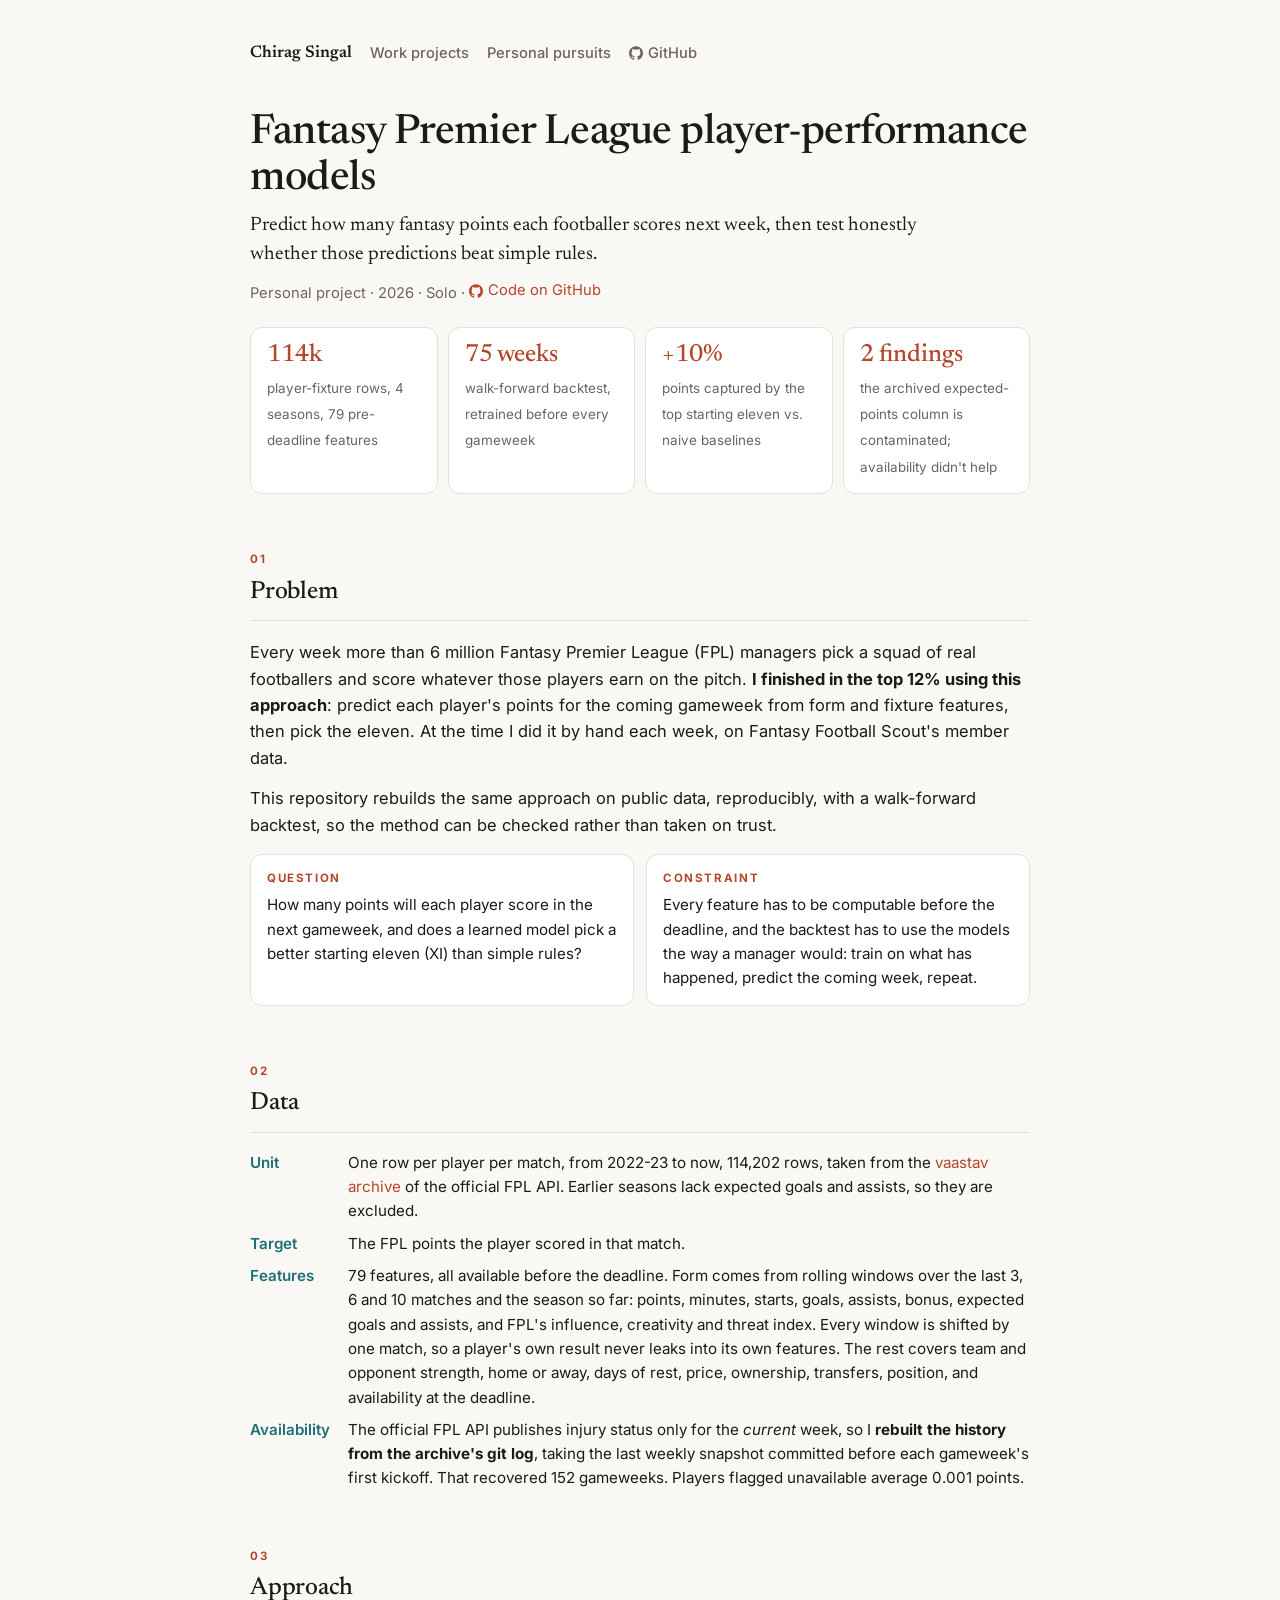
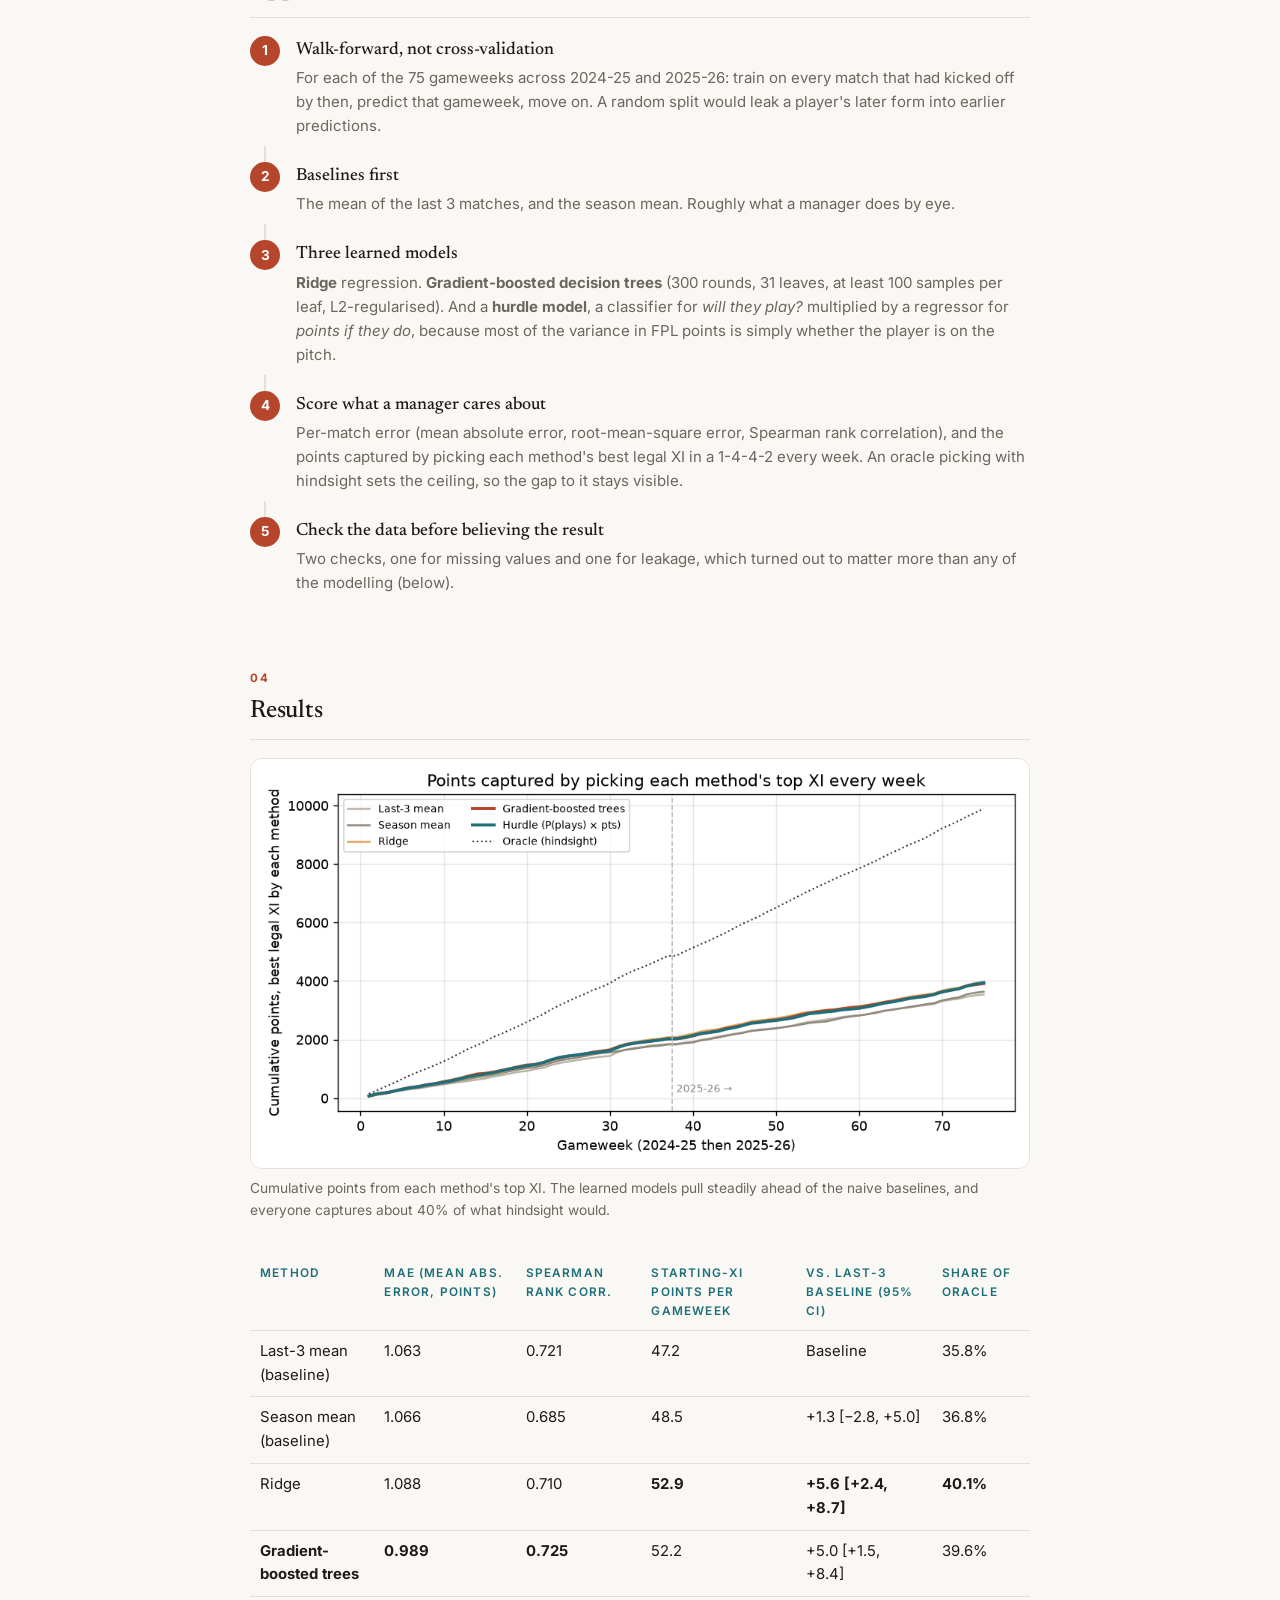
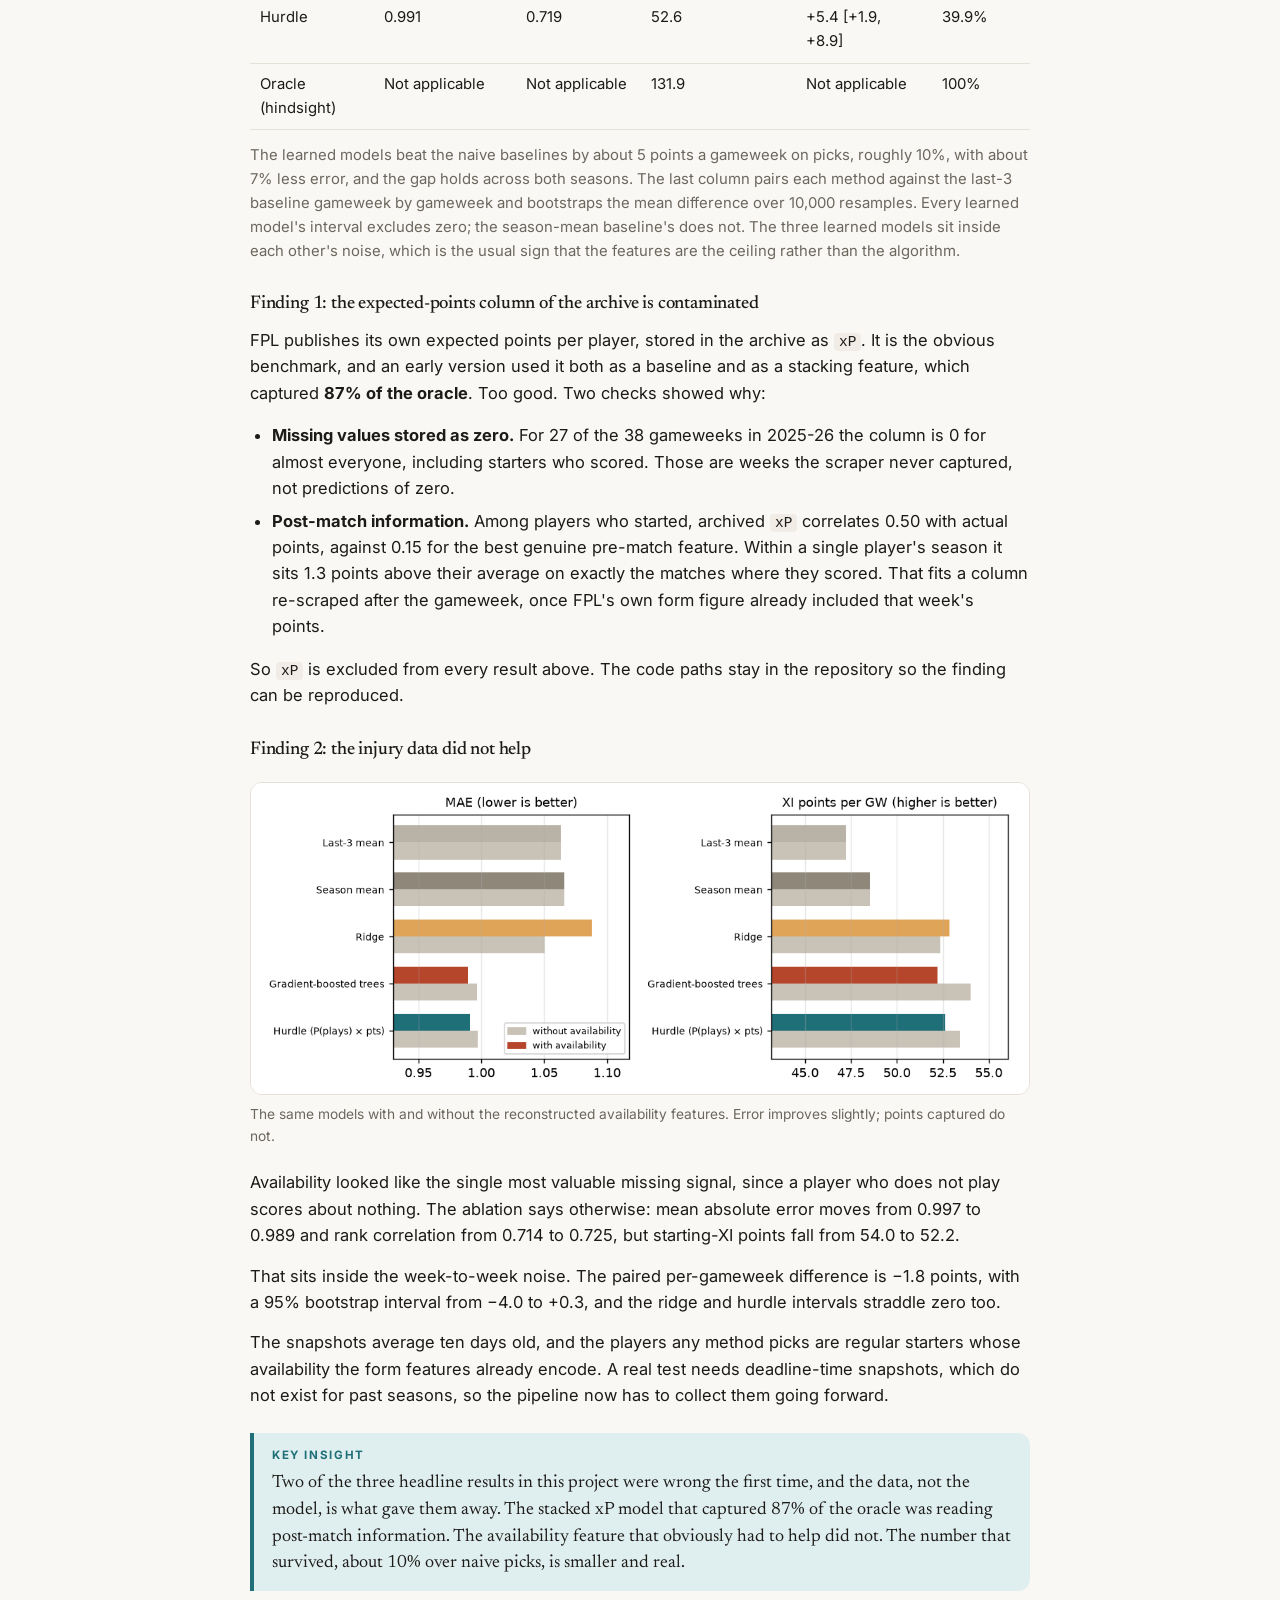
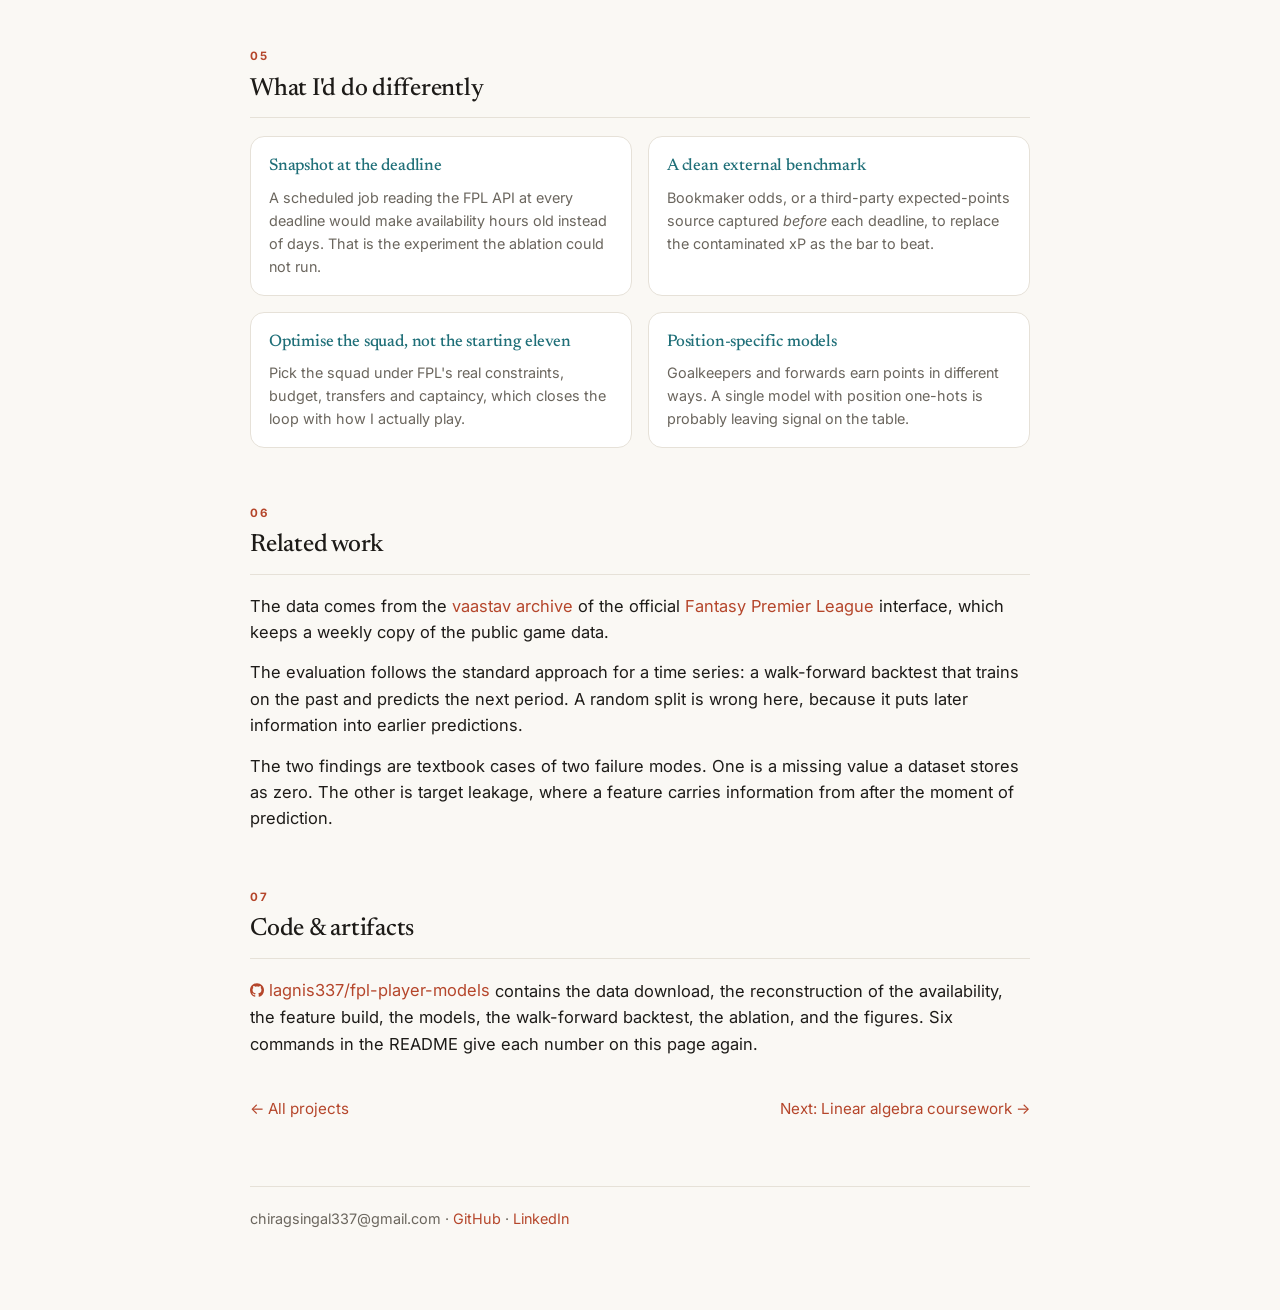
<file: projects/fpl-player-models.html>
<!DOCTYPE html>
<html lang="en">
<head>
<meta charset="UTF-8">
<meta name="viewport" content="width=device-width, initial-scale=1.0">
<title>FPL player-performance models · Chirag Singal</title>
<meta name="description" content="Predicting Fantasy Premier League points from public data with a leakage-safe walk-forward backtest, and what the data-quality checks found.">
<meta property="og:type" content="article">
<meta property="og:title" content="FPL player-performance models · Chirag Singal">
<meta property="og:description" content="Predicting Fantasy Premier League points from public data with a leakage-safe walk-forward backtest, and what the data-quality checks found.">
<meta property="og:url" content="https://lagnis337.github.io/projects/fpl-player-models.html">
<meta property="og:image" content="https://lagnis337.github.io/assets/og.png">
<meta name="twitter:card" content="summary_large_image">
<link rel="icon" href="/favicon.svg" type="image/svg+xml">
<link rel="icon" href="/favicon-32.png" sizes="32x32">
<link rel="apple-touch-icon" href="/apple-touch-icon.png">
<link rel="stylesheet" href="../assets/style.css?v=12">
</head>
<body>
<main class="article">
  <nav class="nav">
    <a class="home" href="../">Chirag Singal</a>
    <a href="../#work">Work projects</a>
    <a href="../#personal">Personal pursuits</a>
    <a href="https://github.com/lagnis337"><svg aria-hidden="true"><use href="../assets/icons.svg#i-github"/></svg>GitHub</a>
  </nav>

  <h1>Fantasy Premier League player-performance models</h1>
  <p class="plain">Predict how many fantasy points each footballer scores next week, then test honestly whether those predictions beat simple rules.</p>
  <p class="meta">Personal project · 2026 · Solo · <a class="ghlink" href="https://github.com/lagnis337/fpl-player-models"><svg aria-hidden="true"><use href="../assets/icons.svg#i-github"/></svg>Code on GitHub</a></p>

  <div class="glance">
    <div><b>114k</b><span>player-fixture rows, 4 seasons, 79 pre-deadline features</span></div>
    <div><b>75 weeks</b><span>walk-forward backtest, retrained before every gameweek</span></div>
    <div><b>+10%</b><span>points captured by the top starting eleven vs. naive baselines</span></div>
    <div><b>2 findings</b><span>the archived expected-points column is contaminated; availability didn't help</span></div>
  </div>

  <h2>Problem</h2>
  <p>Every week more than 6 million Fantasy Premier League (FPL) managers pick a squad of real footballers and score whatever those players earn on the pitch. <strong>I finished in the top 12% using this approach</strong>: predict each player's points for the coming gameweek from form and fixture features, then pick the eleven. At the time I did it by hand each week, on Fantasy Football Scout's member data.</p>
  <p>This repository rebuilds the same approach on public data, reproducibly, with a walk-forward backtest, so the method can be checked rather than taken on trust.</p>
  <div class="two">
    <div><h4>Question</h4><p>How many points will each player score in the next gameweek, and does a learned model pick a better starting eleven (XI) than simple rules?</p></div>
    <div><h4>Constraint</h4><p>Every feature has to be computable before the deadline, and the backtest has to use the models the way a manager would: train on what has happened, predict the coming week, repeat.</p></div>
  </div>

  <h2>Data</h2>
  <dl class="dl">
    <dt>Unit</dt><dd>One row per player per match, from 2022-23 to now, 114,202 rows, taken from the <a href="https://github.com/vaastav/Fantasy-Premier-League">vaastav archive</a> of the official FPL API. Earlier seasons lack expected goals and assists, so they are excluded.</dd>
    <dt>Target</dt><dd>The FPL points the player scored in that match.</dd>
    <dt>Features</dt><dd>79 features, all available before the deadline. Form comes from rolling windows over the last 3, 6 and 10 matches and the season so far: points, minutes, starts, goals, assists, bonus, expected goals and assists, and FPL's influence, creativity and threat index. Every window is shifted by one match, so a player's own result never leaks into its own features. The rest covers team and opponent strength, home or away, days of rest, price, ownership, transfers, position, and availability at the deadline.</dd>
    <dt>Availability</dt><dd>The official FPL API publishes injury status only for the <em>current</em> week, so I <strong>rebuilt the history from the archive's git log</strong>, taking the last weekly snapshot committed before each gameweek's first kickoff. That recovered 152 gameweeks. Players flagged unavailable average 0.001 points.</dd>
  </dl>

  <h2>Approach</h2>
  <ol class="steps">
    <li><b>Walk-forward, not cross-validation</b><p>For each of the 75 gameweeks across 2024-25 and 2025-26: train on every match that had kicked off by then, predict that gameweek, move on. A random split would leak a player's later form into earlier predictions.</p></li>
    <li><b>Baselines first</b><p>The mean of the last 3 matches, and the season mean. Roughly what a manager does by eye.</p></li>
    <li><b>Three learned models</b><p><strong>Ridge</strong> regression. <strong>Gradient-boosted decision trees</strong> (300 rounds, 31 leaves, at least 100 samples per leaf, L2-regularised). And a <strong>hurdle model</strong>, a classifier for <em>will they play?</em> multiplied by a regressor for <em>points if they do</em>, because most of the variance in FPL points is simply whether the player is on the pitch.</p></li>
    <li><b>Score what a manager cares about</b><p>Per-match error (mean absolute error, root-mean-square error, Spearman rank correlation), and the points captured by picking each method's best legal XI in a 1-4-4-2 every week. An oracle picking with hindsight sets the ceiling, so the gap to it stays visible.</p></li>
    <li><b>Check the data before believing the result</b><p>Two checks, one for missing values and one for leakage, which turned out to matter more than any of the modelling (below).</p></li>
  </ol>

  <h2>Results</h2>
  <figure>
    <img src="../assets/fpl/xi_points_cumulative.png" alt="Cumulative points captured by each method's top XI across 75 gameweeks, with the hindsight oracle">
    <figcaption>Cumulative points from each method's top XI. The learned models pull steadily ahead of the naive baselines, and everyone captures about 40% of what hindsight would.</figcaption>
  </figure>
  <div class="table-wrap">
  <table>
    <thead><tr><th>Method</th><th>MAE (mean abs. error, points)</th><th>Spearman rank corr.</th><th>Starting-XI points per gameweek</th><th>vs. last-3 baseline (95% CI)</th><th>Share of oracle</th></tr></thead>
    <tbody>
      <tr><td>Last-3 mean (baseline)</td><td>1.063</td><td>0.721</td><td>47.2</td><td>Baseline</td><td>35.8%</td></tr>
      <tr><td>Season mean (baseline)</td><td>1.066</td><td>0.685</td><td>48.5</td><td>+1.3 [−2.8, +5.0]</td><td>36.8%</td></tr>
      <tr><td>Ridge</td><td>1.088</td><td>0.710</td><td><strong>52.9</strong></td><td><strong>+5.6 [+2.4, +8.7]</strong></td><td><strong>40.1%</strong></td></tr>
      <tr><td><strong>Gradient-boosted trees</strong></td><td><strong>0.989</strong></td><td><strong>0.725</strong></td><td>52.2</td><td>+5.0 [+1.5, +8.4]</td><td>39.6%</td></tr>
      <tr><td>Hurdle</td><td>0.991</td><td>0.719</td><td>52.6</td><td>+5.4 [+1.9, +8.9]</td><td>39.9%</td></tr>
      <tr><td>Oracle (hindsight)</td><td>Not applicable</td><td>Not applicable</td><td>131.9</td><td>Not applicable</td><td>100%</td></tr>
    </tbody>
  </table>
  </div>
  <p class="stat-row">The learned models beat the naive baselines by about 5 points a gameweek on picks, roughly 10%, with about 7% less error, and the gap holds across both seasons. The last column pairs each method against the last-3 baseline gameweek by gameweek and bootstraps the mean difference over 10,000 resamples. Every learned model's interval excludes zero; the season-mean baseline's does not. The three learned models sit inside each other's noise, which is the usual sign that the features are the ceiling rather than the algorithm.</p>

  <h3>Finding 1: the expected-points column of the archive is contaminated</h3>
  <p>FPL publishes its own expected points per player, stored in the archive as <code>xP</code>. It is the obvious benchmark, and an early version used it both as a baseline and as a stacking feature, which captured <strong>87% of the oracle</strong>. Too good. Two checks showed why:</p>
  <ul>
    <li><strong>Missing values stored as zero.</strong> For 27 of the 38 gameweeks in 2025-26 the column is 0 for almost everyone, including starters who scored. Those are weeks the scraper never captured, not predictions of zero.</li>
    <li><strong>Post-match information.</strong> Among players who started, archived <code>xP</code> correlates 0.50 with actual points, against 0.15 for the best genuine pre-match feature. Within a single player's season it sits 1.3 points above their average on exactly the matches where they scored. That fits a column re-scraped after the gameweek, once FPL's own form figure already included that week's points.</li>
  </ul>
  <p>So <code>xP</code> is excluded from every result above. The code paths stay in the repository so the finding can be reproduced.</p>

  <h3>Finding 2: the injury data did not help</h3>
  <figure>
    <img src="../assets/fpl/ablation_availability.png" alt="Ablation: MAE and XI points per gameweek for each model with and without availability features">
    <figcaption>The same models with and without the reconstructed availability features. Error improves slightly; points captured do not.</figcaption>
  </figure>
  <p>Availability looked like the single most valuable missing signal, since a player who does not play scores about nothing. The ablation says otherwise: mean absolute error moves from 0.997 to 0.989 and rank correlation from 0.714 to 0.725, but starting-XI points fall from 54.0 to 52.2.</p>
  <p>That sits inside the week-to-week noise. The paired per-gameweek difference is −1.8 points, with a 95% bootstrap interval from −4.0 to +0.3, and the ridge and hurdle intervals straddle zero too.</p>
  <p>The snapshots average ten days old, and the players any method picks are regular starters whose availability the form features already encode. A real test needs deadline-time snapshots, which do not exist for past seasons, so the pipeline now has to collect them going forward.</p>

  <div class="insight">
    <strong>Key insight</strong>
    Two of the three headline results in this project were wrong the first time, and the data, not the model, is what gave them away. The stacked xP model that captured 87% of the oracle was reading post-match information. The availability feature that obviously had to help did not. The number that survived, about 10% over naive picks, is smaller and real.
  </div>

  <h2>What I'd do differently</h2>
  <div class="cards small">
    <div class="card"><h3>Snapshot at the deadline</h3><p>A scheduled job reading the FPL API at every deadline would make availability hours old instead of days. That is the experiment the ablation could not run.</p></div>
    <div class="card"><h3>A clean external benchmark</h3><p>Bookmaker odds, or a third-party expected-points source captured <em>before</em> each deadline, to replace the contaminated xP as the bar to beat.</p></div>
    <div class="card"><h3>Optimise the squad, not the starting eleven</h3><p>Pick the squad under FPL's real constraints, budget, transfers and captaincy, which closes the loop with how I actually play.</p></div>
    <div class="card"><h3>Position-specific models</h3><p>Goalkeepers and forwards earn points in different ways. A single model with position one-hots is probably leaving signal on the table.</p></div>
  </div>

  <h2>Related work</h2>
  <p>The data comes from the <a href="https://github.com/vaastav/Fantasy-Premier-League">vaastav archive</a> of the official <a href="https://fantasy.premierleague.com/">Fantasy Premier League</a> interface, which keeps a weekly copy of the public game data.</p>
  <p>The evaluation follows the standard approach for a time series: a walk-forward backtest that trains on the past and predicts the next period. A random split is wrong here, because it puts later information into earlier predictions.</p>
  <p>The two findings are textbook cases of two failure modes. One is a missing value a dataset stores as zero. The other is target leakage, where a feature carries information from after the moment of prediction.</p>

  <h2>Code &amp; artifacts</h2>
  <p><a class="ghlink" href="https://github.com/lagnis337/fpl-player-models"><svg aria-hidden="true"><use href="../assets/icons.svg#i-github"/></svg>lagnis337/fpl-player-models</a> contains the data download, the reconstruction of the availability, the feature build, the models, the walk-forward backtest, the ablation, and the figures. Six commands in the README give each number on this page again.</p>

  <div class="pager"><a href="../#work">← All projects</a><a href="../foundations.html">Next: Linear algebra coursework →</a></div>
  <footer>chiragsingal337@gmail.com · <a href="https://github.com/lagnis337">GitHub</a> · <a href="https://www.linkedin.com/in/chiragsingal">LinkedIn</a></footer>
</main>
<script src="../assets/anim.js?v=12"></script>
</body>
</html>
</file>
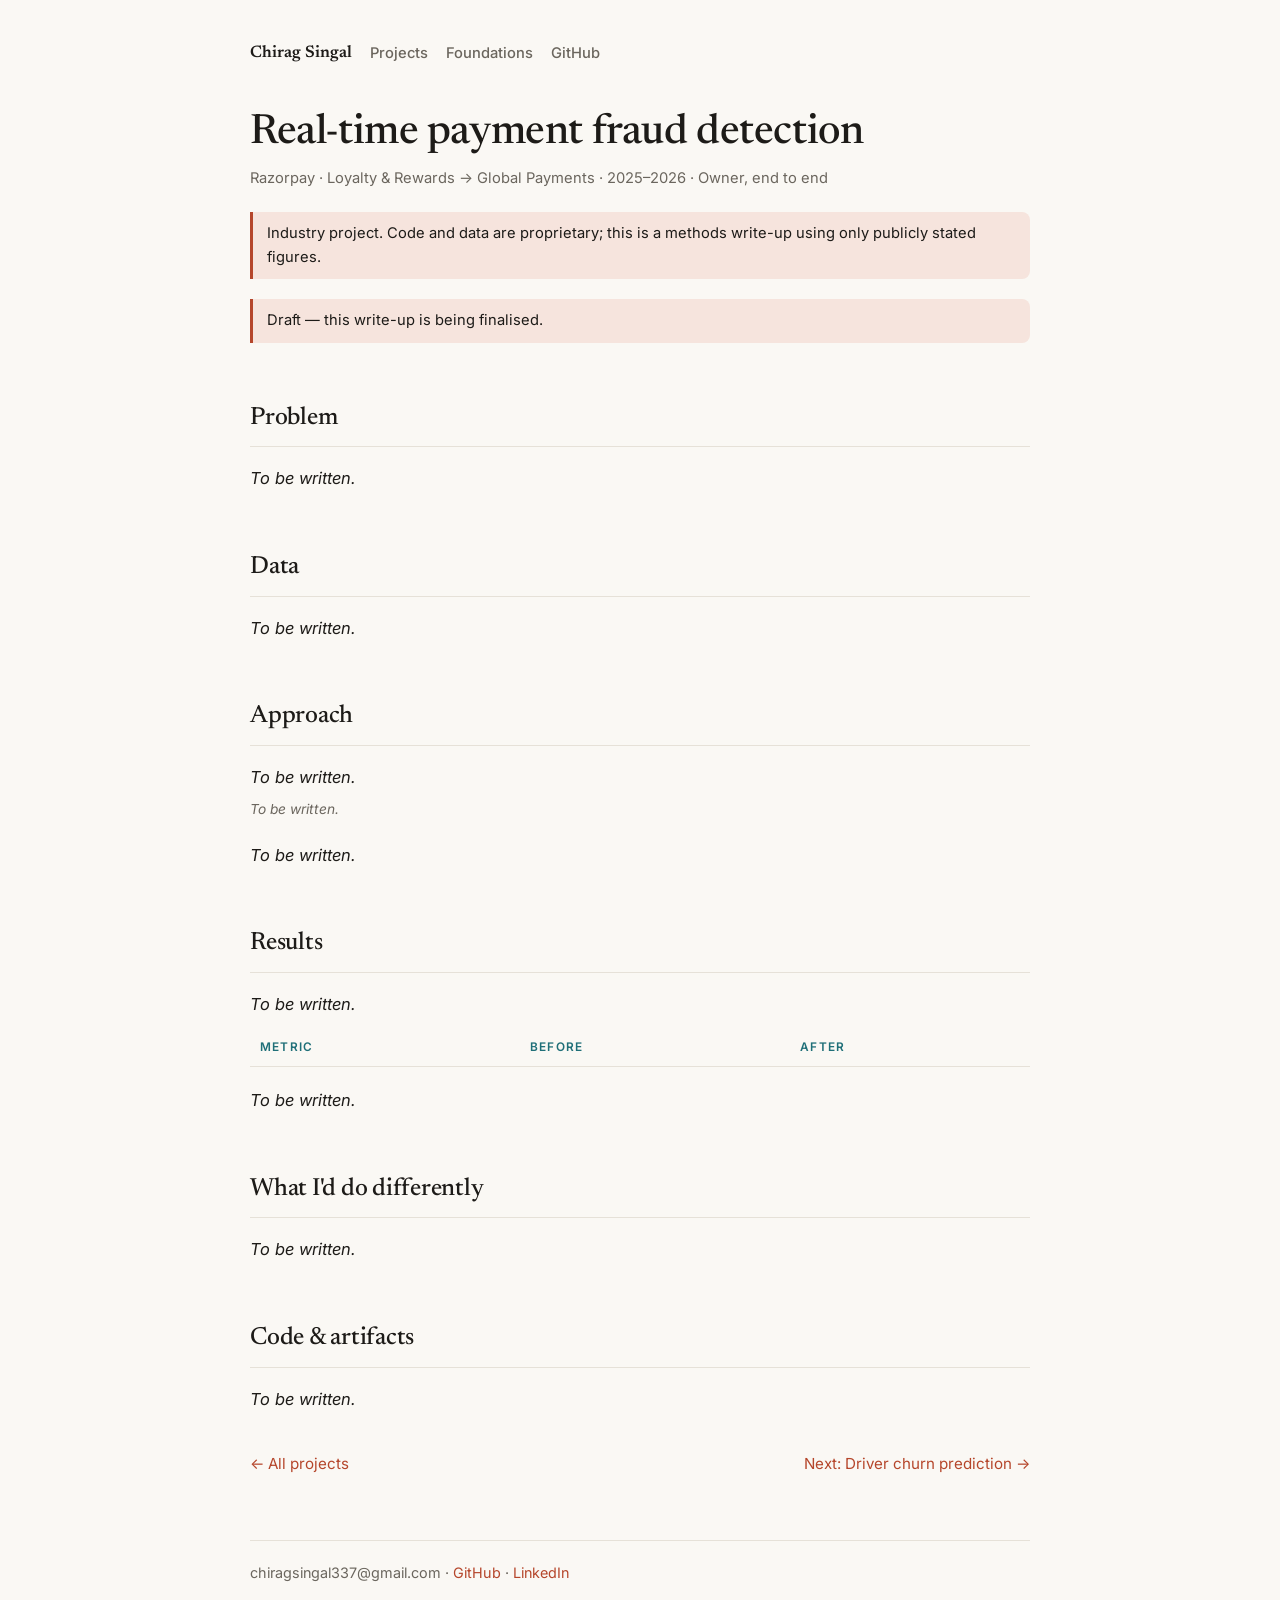
<file: projects/fraud-detection.html>
<!DOCTYPE html>
<html lang="en">
<head>
<meta charset="UTF-8">
<meta name="viewport" content="width=device-width, initial-scale=1.0">
<title>Real-time payment fraud detection — Chirag Singal</title>
<meta name="description" content="A classifier that auto-blocks and reverses suspicious payments in near real time.">
<link rel="stylesheet" href="../assets/style.css">
</head>
<body>
<main>
  <nav class="nav">
    <a class="home" href="../">Chirag Singal</a>
    <a href="../#projects">Projects</a>
    <a href="../#foundations">Foundations</a>
    <a href="https://github.com/lagnis337">GitHub</a>
  </nav>

  <h1>Real-time payment fraud detection</h1>
  <p class="meta">Razorpay · Loyalty &amp; Rewards → Global Payments · 2025–2026 · Owner, end to end</p>
  <p class="notice">Industry project. Code and data are proprietary; this is a methods write-up using only publicly stated figures.</p><p class="notice">Draft — this write-up is being finalised.</p>

  <h2>Problem</h2>
  <p><em>To be written.</em></p>

  <h2>Data</h2>
  <p><em>To be written.</em></p>

  <h2>Approach</h2>
  <figure>
    <em>To be written.</em>
    <figcaption><em>To be written.</em></figcaption>
  </figure>
  <p><em>To be written.</em></p>

  <h2>Results</h2>
  <div class="table-wrap">
  <table>
    <thead><tr><th>Metric</th><th>Before</th><th>After</th></tr></thead>
    <tbody><em>To be written.</em></tbody>
  </table>
  </div>
  <p><em>To be written.</em></p>

  <h2>What I'd do differently</h2>
  <p><em>To be written.</em></p>

  <h2>Code &amp; artifacts</h2>
  <p><em>To be written.</em></p>

  <div class="pager"><a href="../#projects">← All projects</a><a href="driver-churn.html">Next: Driver churn prediction →</a></div>
  <footer>chiragsingal337@gmail.com · <a href="https://github.com/lagnis337">GitHub</a> · <a href="https://www.linkedin.com/in/chiragsingal">LinkedIn</a></footer>
</main>
</body>
</html>
</file>
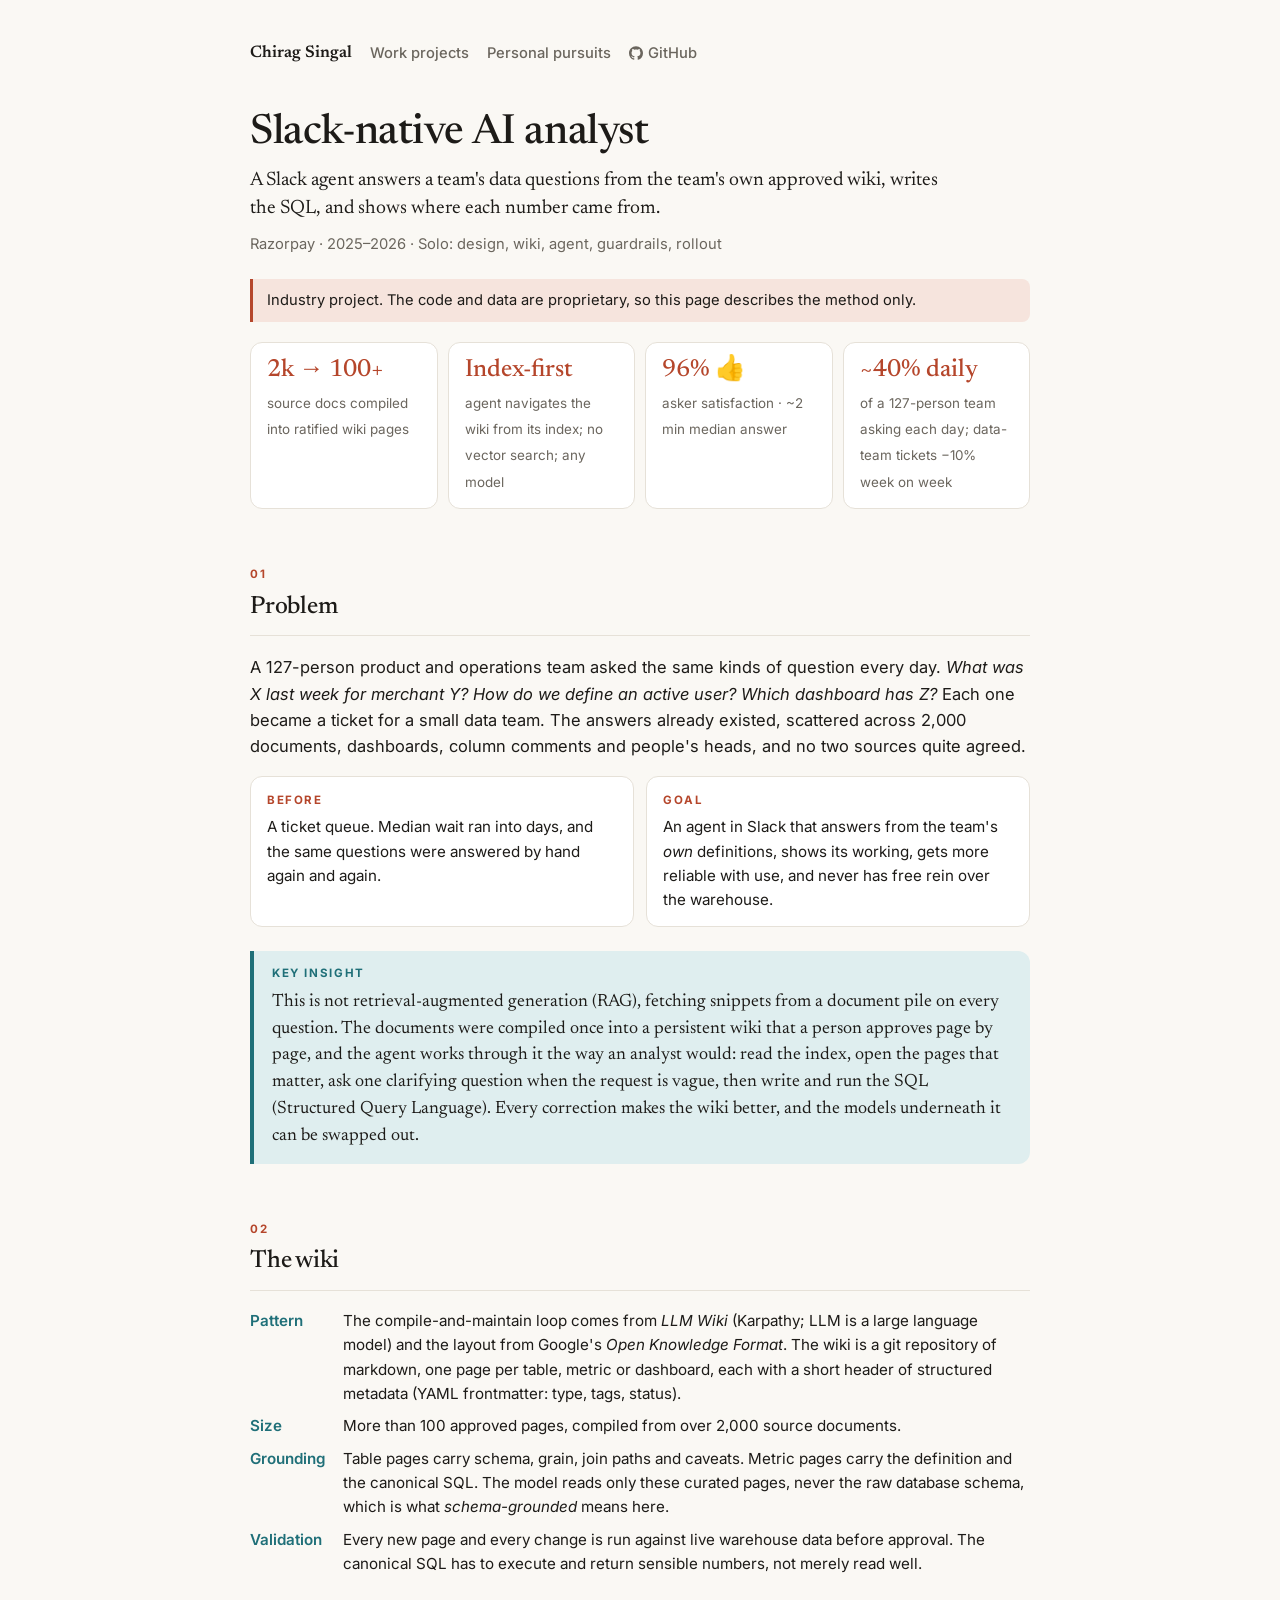
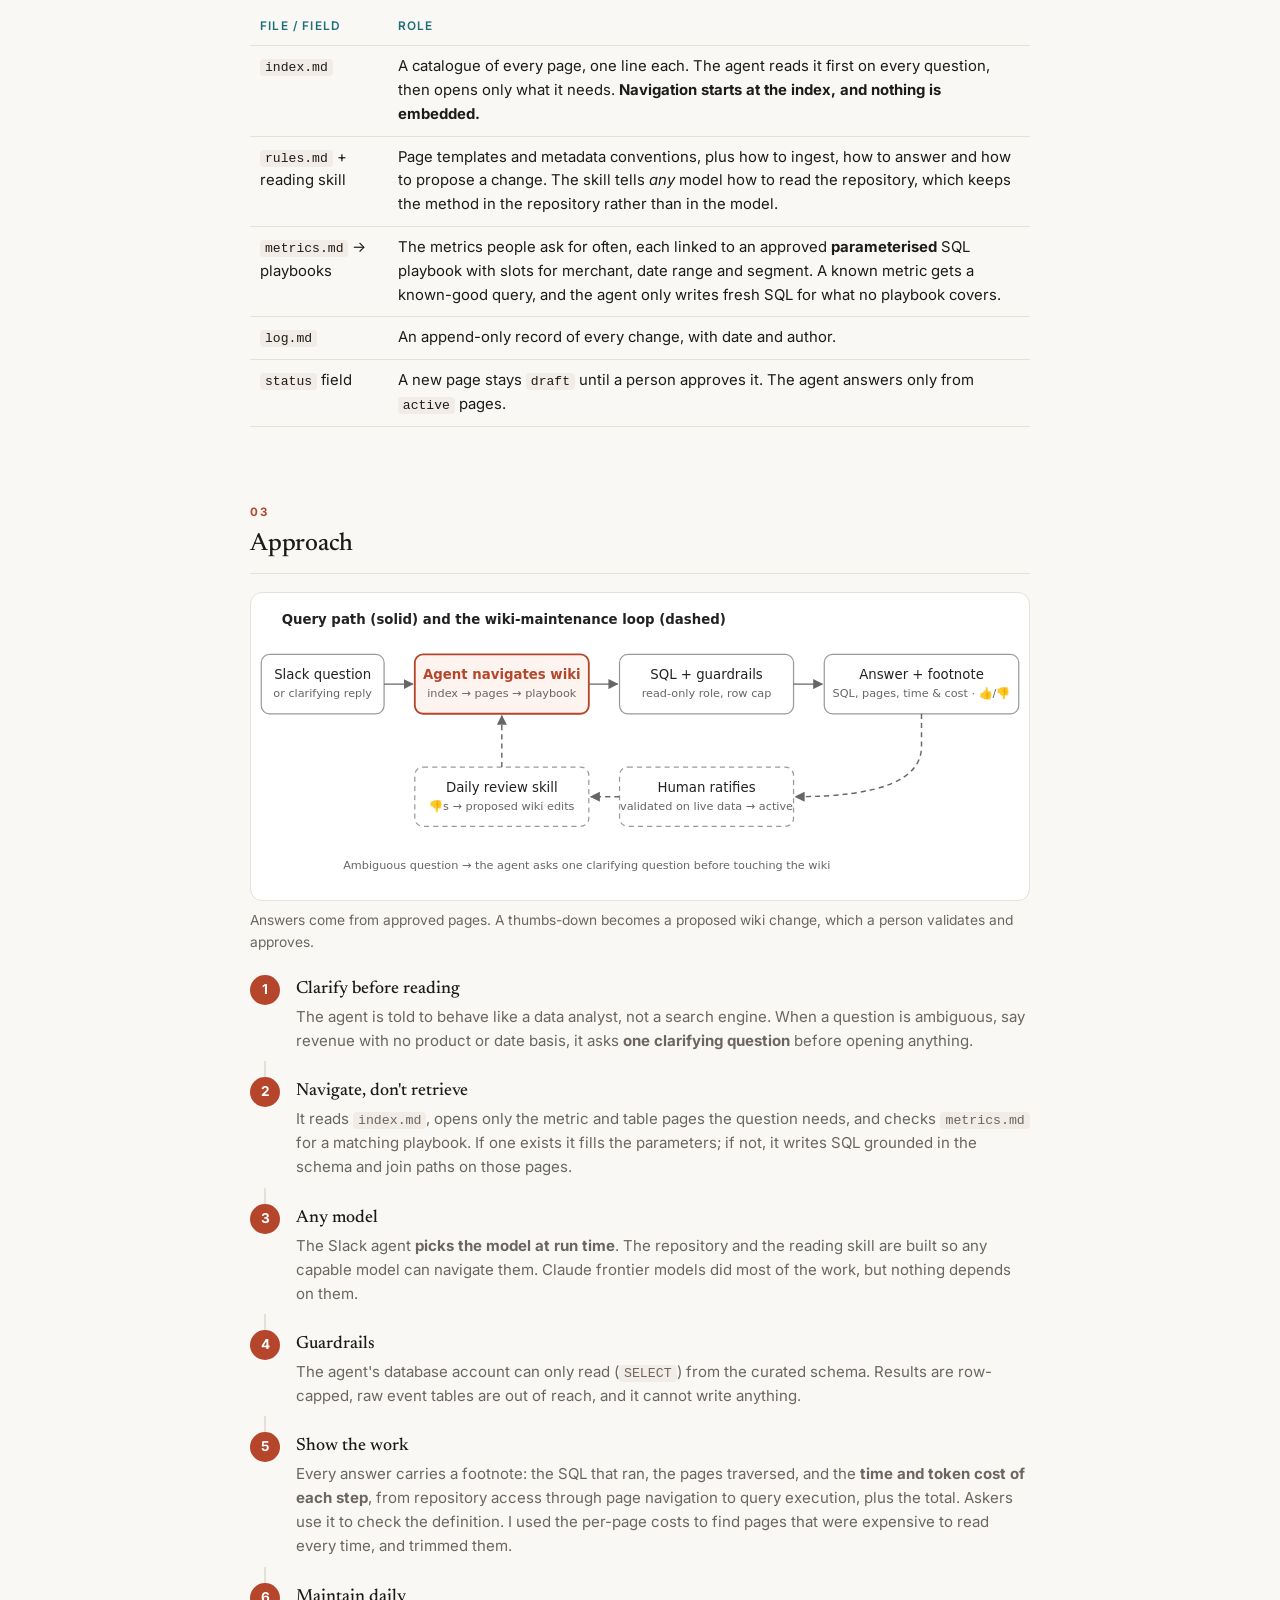
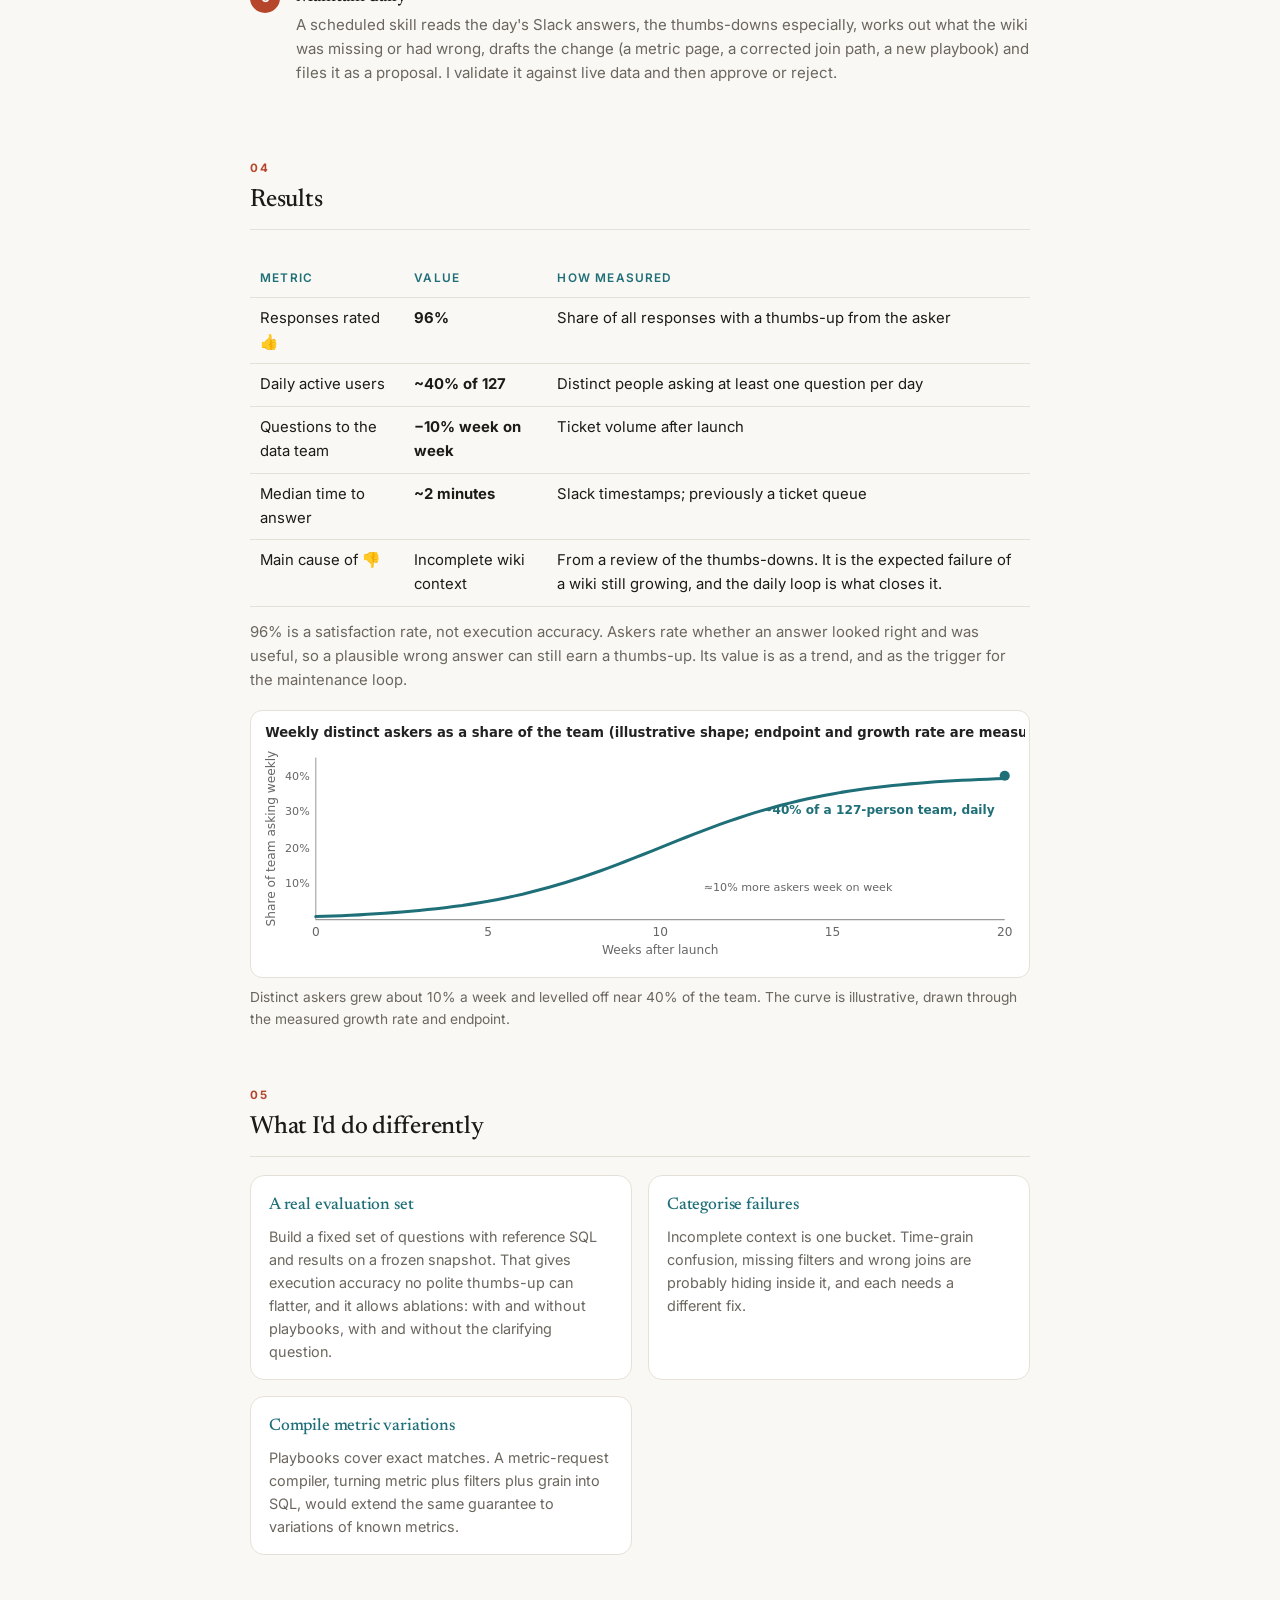
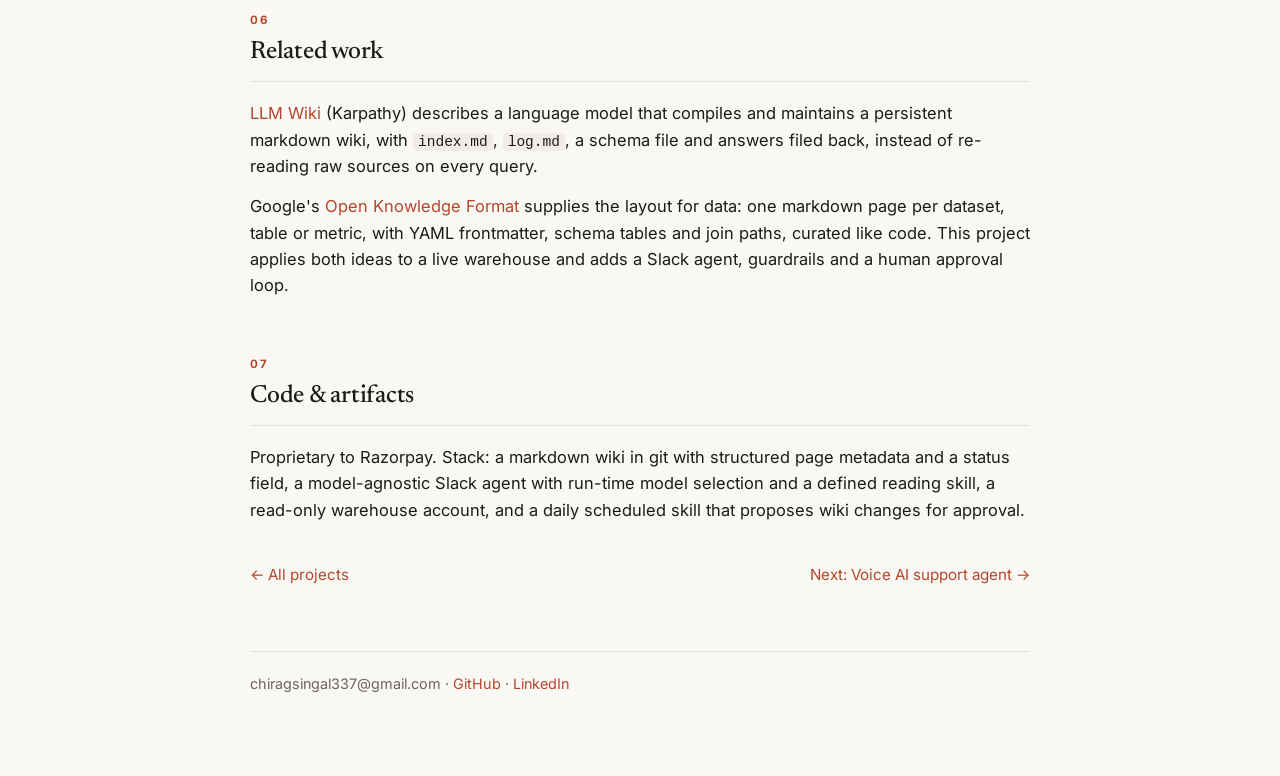
<file: projects/text-to-sql-analyst.html>
<!DOCTYPE html>
<html lang="en">
<head>
<meta charset="UTF-8">
<meta name="viewport" content="width=device-width, initial-scale=1.0">
<title>Slack-native AI analyst · Chirag Singal</title>
<meta name="description" content="A compiled, human-curated data wiki plus a model-agnostic Slack agent that answers metric questions with schema-grounded SQL.">
<meta property="og:type" content="article">
<meta property="og:title" content="Slack-native AI analyst · Chirag Singal">
<meta property="og:description" content="A compiled, human-curated data wiki plus a model-agnostic Slack agent that answers metric questions with schema-grounded SQL.">
<meta property="og:url" content="https://lagnis337.github.io/projects/text-to-sql-analyst.html">
<meta property="og:image" content="https://lagnis337.github.io/assets/og.png">
<meta name="twitter:card" content="summary_large_image">
<link rel="icon" href="/favicon.svg" type="image/svg+xml">
<link rel="icon" href="/favicon-32.png" sizes="32x32">
<link rel="apple-touch-icon" href="/apple-touch-icon.png">
<link rel="stylesheet" href="../assets/style.css?v=12">
</head>
<body>
<main class="article">
  <nav class="nav">
    <a class="home" href="../">Chirag Singal</a>
    <a href="../#work">Work projects</a>
    <a href="../#personal">Personal pursuits</a>
    <a href="https://github.com/lagnis337"><svg aria-hidden="true"><use href="../assets/icons.svg#i-github"/></svg>GitHub</a>
  </nav>

  <h1>Slack-native AI analyst</h1>
  <p class="plain">A Slack agent answers a team's data questions from the team's own approved wiki, writes the SQL, and shows where each number came from.</p>
  <p class="meta">Razorpay · 2025–2026 · Solo: design, wiki, agent, guardrails, rollout</p>
  <p class="notice">Industry project. The code and data are proprietary, so this page describes the method only.</p>

  <div class="glance">
    <div><b>2k → 100+</b><span>source docs compiled into ratified wiki pages</span></div>
    <div><b>Index-first</b><span>agent navigates the wiki from its index; no vector search; any model</span></div>
    <div><b>96% 👍</b><span>asker satisfaction · ~2 min median answer</span></div>
    <div><b>~40% daily</b><span>of a 127-person team asking each day; data-team tickets −10% week on week</span></div>
  </div>

  <h2>Problem</h2>
  <p>A 127-person product and operations team asked the same kinds of question every day. <em>What was X last week for merchant Y?</em> <em>How do we define an active user?</em> <em>Which dashboard has Z?</em> Each one became a ticket for a small data team. The answers already existed, scattered across 2,000 documents, dashboards, column comments and people's heads, and no two sources quite agreed.</p>
  <div class="two">
    <div><h4>Before</h4><p>A ticket queue. Median wait ran into days, and the same questions were answered by hand again and again.</p></div>
    <div><h4>Goal</h4><p>An agent in Slack that answers from the team's <em>own</em> definitions, shows its working, gets more reliable with use, and never has free rein over the warehouse.</p></div>
  </div>
  <div class="insight">
    <strong>Key insight</strong>
    This is not retrieval-augmented generation (RAG), fetching snippets from a document pile on every question. The documents were compiled once into a persistent wiki that a person approves page by page, and the agent works through it the way an analyst would: read the index, open the pages that matter, ask one clarifying question when the request is vague, then write and run the SQL (Structured Query Language). Every correction makes the wiki better, and the models underneath it can be swapped out.
  </div>

  <h2>The wiki</h2>
  <dl class="dl">
    <dt>Pattern</dt><dd>The compile-and-maintain loop comes from <em>LLM Wiki</em> (Karpathy; LLM is a large language model) and the layout from Google's <em>Open Knowledge Format</em>. The wiki is a git repository of markdown, one page per table, metric or dashboard, each with a short header of structured metadata (YAML frontmatter: type, tags, status).</dd>
    <dt>Size</dt><dd>More than 100 approved pages, compiled from over 2,000 source documents.</dd>
    <dt>Grounding</dt><dd>Table pages carry schema, grain, join paths and caveats. Metric pages carry the definition and the canonical SQL. The model reads only these curated pages, never the raw database schema, which is what <em>schema-grounded</em> means here.</dd>
    <dt>Validation</dt><dd>Every new page and every change is run against live warehouse data before approval. The canonical SQL has to execute and return sensible numbers, not merely read well.</dd>
  </dl>
  <div class="table-wrap"><table>
    <thead><tr><th>File / field</th><th>Role</th></tr></thead>
    <tbody>
      <tr><td><code>index.md</code></td><td>A catalogue of every page, one line each. The agent reads it first on every question, then opens only what it needs. <strong>Navigation starts at the index, and nothing is embedded.</strong></td></tr>
      <tr><td><code>rules.md</code> + reading skill</td><td>Page templates and metadata conventions, plus how to ingest, how to answer and how to propose a change. The skill tells <em>any</em> model how to read the repository, which keeps the method in the repository rather than in the model.</td></tr>
      <tr><td><code>metrics.md</code> → playbooks</td><td>The metrics people ask for often, each linked to an approved <strong>parameterised</strong> SQL playbook with slots for merchant, date range and segment. A known metric gets a known-good query, and the agent only writes fresh SQL for what no playbook covers.</td></tr>
      <tr><td><code>log.md</code></td><td>An append-only record of every change, with date and author.</td></tr>
      <tr><td><code>status</code> field</td><td>A new page stays <code>draft</code> until a person approves it. The agent answers only from <code>active</code> pages.</td></tr>
    </tbody>
  </table></div>

  <h2>Approach</h2>
  <figure class="flow">
    <svg role="img" viewBox="0 0 760 300" xmlns="http://www.w3.org/2000/svg" font-family="ui-sans-serif, system-ui, sans-serif" font-size="13">
      <title>A question in Slack goes to the agent, which reads the wiki index, writes guarded SQL, and answers with a footnote</title>
      <defs><marker id="a" viewBox="0 0 10 10" refX="9" refY="5" markerWidth="7" markerHeight="7" orient="auto-start-reverse"><path d="M0 0L10 5L0 10z" fill="#666"/></marker></defs>
      <g fill="#fff" stroke="#999" stroke-width="1.2">
        <rect x="10" y="60" width="120" height="58" rx="8"/>
        <rect x="160" y="60" width="170" height="58" rx="8" stroke="#b5462b" stroke-width="1.8" fill="#fdf3ef"/>
        <rect x="360" y="60" width="170" height="58" rx="8"/>
        <rect x="560" y="60" width="190" height="58" rx="8"/>
        <rect x="160" y="170" width="170" height="58" rx="8" stroke-dasharray="5 4"/>
        <rect x="360" y="170" width="170" height="58" rx="8" stroke-dasharray="5 4"/>
      </g>
      <g fill="#222" text-anchor="middle">
        <text x="70" y="84">Slack question</text><text x="70" y="102" fill="#666" font-size="11">or clarifying reply</text>
        <text x="245" y="84" fill="#b5462b" font-weight="600">Agent navigates wiki</text><text x="245" y="102" fill="#666" font-size="11">index → pages → playbook</text>
        <text x="445" y="84">SQL + guardrails</text><text x="445" y="102" fill="#666" font-size="11">read-only role, row cap</text>
        <text x="655" y="84">Answer + footnote</text><text x="655" y="102" fill="#666" font-size="11">SQL, pages, time &amp; cost · 👍/👎</text>
        <text x="245" y="194">Daily review skill</text><text x="245" y="212" fill="#666" font-size="11">👎s → proposed wiki edits</text>
        <text x="445" y="194">Human ratifies</text><text x="445" y="212" fill="#666" font-size="11">validated on live data → active</text>
      </g>
      <g stroke="#666" stroke-width="1.4" fill="none" marker-end="url(#a)">
        <path d="M130 89H158"/><path d="M330 89H358"/><path d="M530 89H558"/>
        <path d="M655 118V150Q655 199 532 199" stroke-dasharray="5 4"/>
        <path d="M360 199H332" stroke-dasharray="5 4"/>
        <path d="M245 170V120" stroke-dasharray="5 4"/>
      </g>
      <text x="30" y="30" fill="#222" font-size="13" font-weight="600">Query path (solid) and the wiki-maintenance loop (dashed)</text>
      <text x="90" y="270" fill="#666" font-size="11">Ambiguous question → the agent asks one clarifying question before touching the wiki</text>
    </svg>
    <figcaption>Answers come from approved pages. A thumbs-down becomes a proposed wiki change, which a person validates and approves.</figcaption>
  </figure>
  <ol class="steps">
    <li><b>Clarify before reading</b><p>The agent is told to behave like a data analyst, not a search engine. When a question is ambiguous, say revenue with no product or date basis, it asks <strong>one clarifying question</strong> before opening anything.</p></li>
    <li><b>Navigate, don't retrieve</b><p>It reads <code>index.md</code>, opens only the metric and table pages the question needs, and checks <code>metrics.md</code> for a matching playbook. If one exists it fills the parameters; if not, it writes SQL grounded in the schema and join paths on those pages.</p></li>
    <li><b>Any model</b><p>The Slack agent <strong>picks the model at run time</strong>. The repository and the reading skill are built so any capable model can navigate them. Claude frontier models did most of the work, but nothing depends on them.</p></li>
    <li><b>Guardrails</b><p>The agent's database account can only read (<code>SELECT</code>) from the curated schema. Results are row-capped, raw event tables are out of reach, and it cannot write anything.</p></li>
    <li><b>Show the work</b><p>Every answer carries a footnote: the SQL that ran, the pages traversed, and the <strong>time and token cost of each step</strong>, from repository access through page navigation to query execution, plus the total. Askers use it to check the definition. I used the per-page costs to find pages that were expensive to read every time, and trimmed them.</p></li>
    <li><b>Maintain daily</b><p>A scheduled skill reads the day's Slack answers, the thumbs-downs especially, works out what the wiki was missing or had wrong, drafts the change (a metric page, a corrected join path, a new playbook) and files it as a proposal. I validate it against live data and then approve or reject.</p></li>
  </ol>

  <h2>Results</h2>
  <div class="table-wrap">
  <table>
    <thead><tr><th>Metric</th><th>Value</th><th>How measured</th></tr></thead>
    <tbody>
      <tr><td>Responses rated 👍</td><td><strong>96%</strong></td><td>Share of all responses with a thumbs-up from the asker</td></tr>
      <tr><td>Daily active users</td><td><strong>~40% of 127</strong></td><td>Distinct people asking at least one question per day</td></tr>
      <tr><td>Questions to the data team</td><td><strong>−10% week on week</strong></td><td>Ticket volume after launch</td></tr>
      <tr><td>Median time to answer</td><td><strong>~2 minutes</strong></td><td>Slack timestamps; previously a ticket queue</td></tr>
      <tr><td>Main cause of 👎</td><td>Incomplete wiki context</td><td>From a review of the thumbs-downs. It is the expected failure of a wiki still growing, and the daily loop is what closes it.</td></tr>
    </tbody>
  </table>
  </div>
  <p class="stat-row">96% is a satisfaction rate, not execution accuracy. Askers rate whether an answer looked right and was useful, so a plausible wrong answer can still earn a thumbs-up. Its value is as a trend, and as the trigger for the maintenance loop.</p>

  <figure class="chart">
    <svg role="img" viewBox="0 0 760 250" xmlns="http://www.w3.org/2000/svg" font-family="ui-sans-serif, system-ui, sans-serif" font-size="12">
      <title>Weekly distinct askers as a share of the team, rising to about 40%</title>
      <text x="10" y="20" fill="#222" font-size="13" font-weight="600">Weekly distinct askers as a share of the team (illustrative shape; endpoint and growth rate are measured)</text>
<g stroke="#999" stroke-width="1" fill="none"><path d="M60 40V200H740"/></g>
<text x="400" y="234" fill="#666" text-anchor="middle">Weeks after launch</text>
<text x="20" y="120" fill="#666" text-anchor="middle" transform="rotate(-90 20 120)">Share of team asking weekly</text><text x="54" y="168" fill="#666" text-anchor="end" font-size="11">10%</text><text x="54" y="133" fill="#666" text-anchor="end" font-size="11">20%</text><text x="54" y="97" fill="#666" text-anchor="end" font-size="11">30%</text><text x="54" y="62" fill="#666" text-anchor="end" font-size="11">40%</text><text x="60" y="216" fill="#666" text-anchor="middle">0</text><text x="230" y="216" fill="#666" text-anchor="middle">5</text><text x="400" y="216" fill="#666" text-anchor="middle">10</text><text x="570" y="216" fill="#666" text-anchor="middle">15</text><text x="740" y="216" fill="#666" text-anchor="middle">20</text><path d="M60.0 197.0 L68.5 196.7 L77.0 196.4 L85.5 196.1 L94.0 195.7 L102.5 195.3 L111.0 194.8 L119.5 194.3 L128.0 193.7 L136.5 193.1 L145.0 192.5 L153.5 191.8 L162.0 191.0 L170.5 190.1 L179.0 189.2 L187.5 188.2 L196.0 187.1 L204.5 186.0 L213.0 184.7 L221.5 183.3 L230.0 181.9 L238.5 180.3 L247.0 178.6 L255.5 176.8 L264.0 174.9 L272.5 172.8 L281.0 170.6 L289.5 168.3 L298.0 165.9 L306.5 163.3 L315.0 160.7 L323.5 157.9 L332.0 155.0 L340.5 152.0 L349.0 148.9 L357.5 145.7 L366.0 142.4 L374.5 139.1 L383.0 135.7 L391.5 132.3 L400.0 128.9 L408.5 125.5 L417.0 122.1 L425.5 118.7 L434.0 115.4 L442.5 112.1 L451.0 108.9 L459.5 105.8 L468.0 102.8 L476.5 99.9 L485.0 97.1 L493.5 94.4 L502.0 91.9 L510.5 89.5 L519.0 87.1 L527.5 85.0 L536.0 82.9 L544.5 81.0 L553.0 79.2 L561.5 77.5 L570.0 75.9 L578.5 74.4 L587.0 73.1 L595.5 71.8 L604.0 70.6 L612.5 69.6 L621.0 68.6 L629.5 67.6 L638.0 66.8 L646.5 66.0 L655.0 65.3 L663.5 64.6 L672.0 64.0 L680.5 63.5 L689.0 63.0 L697.5 62.5 L706.0 62.1 L714.5 61.7 L723.0 61.4 L731.5 61.0 L740.0 60.8" fill="none" stroke="#1f6f78" stroke-width="3" stroke-linejoin="round" stroke-linecap="round"/><circle cx="740" cy="58" r="5" fill="#1f6f78"/><text x="730" y="96" fill="#1f6f78" text-anchor="end" font-weight="600">~40% of a 127-person team, daily</text><text x="536" y="172" fill="#666" font-size="11" text-anchor="middle">≈10% more askers week on week</text>
    </svg>
    <figcaption>Distinct askers grew about 10% a week and levelled off near 40% of the team. The curve is illustrative, drawn through the measured growth rate and endpoint.</figcaption>
  </figure>

  <h2>What I'd do differently</h2>
  <div class="cards small">
    <div class="card"><h3>A real evaluation set</h3><p>Build a fixed set of questions with reference SQL and results on a frozen snapshot. That gives execution accuracy no polite thumbs-up can flatter, and it allows ablations: with and without playbooks, with and without the clarifying question.</p></div>
    <div class="card"><h3>Categorise failures</h3><p>Incomplete context is one bucket. Time-grain confusion, missing filters and wrong joins are probably hiding inside it, and each needs a different fix.</p></div>
    <div class="card"><h3>Compile metric variations</h3><p>Playbooks cover exact matches. A metric-request compiler, turning metric plus filters plus grain into SQL, would extend the same guarantee to variations of known metrics.</p></div>
      </div>

  <h2>Related work</h2>
  <p><a href="https://gist.github.com/karpathy/442a6bf555914893e9891c11519de94f">LLM Wiki</a> (Karpathy) describes a language model that compiles and maintains a persistent markdown wiki, with <code>index.md</code>, <code>log.md</code>, a schema file and answers filed back, instead of re-reading raw sources on every query.</p>
  <p>Google's <a href="https://cloud.google.com/blog/products/data-analytics/how-the-open-knowledge-format-can-improve-data-sharing">Open Knowledge Format</a> supplies the layout for data: one markdown page per dataset, table or metric, with YAML frontmatter, schema tables and join paths, curated like code. This project applies both ideas to a live warehouse and adds a Slack agent, guardrails and a human approval loop.</p>

  <h2>Code &amp; artifacts</h2>
  <p>Proprietary to Razorpay. Stack: a markdown wiki in git with structured page metadata and a status field, a model-agnostic Slack agent with run-time model selection and a defined reading skill, a read-only warehouse account, and a daily scheduled skill that proposes wiki changes for approval.</p>

  <div class="pager"><a href="../#work">← All projects</a><a href="voice-ai-support-agent.html">Next: Voice AI support agent →</a></div>
  <footer>chiragsingal337@gmail.com · <a href="https://github.com/lagnis337">GitHub</a> · <a href="https://www.linkedin.com/in/chiragsingal">LinkedIn</a></footer>
</main>
<script src="../assets/anim.js?v=12"></script>
</body>
</html>
</file>
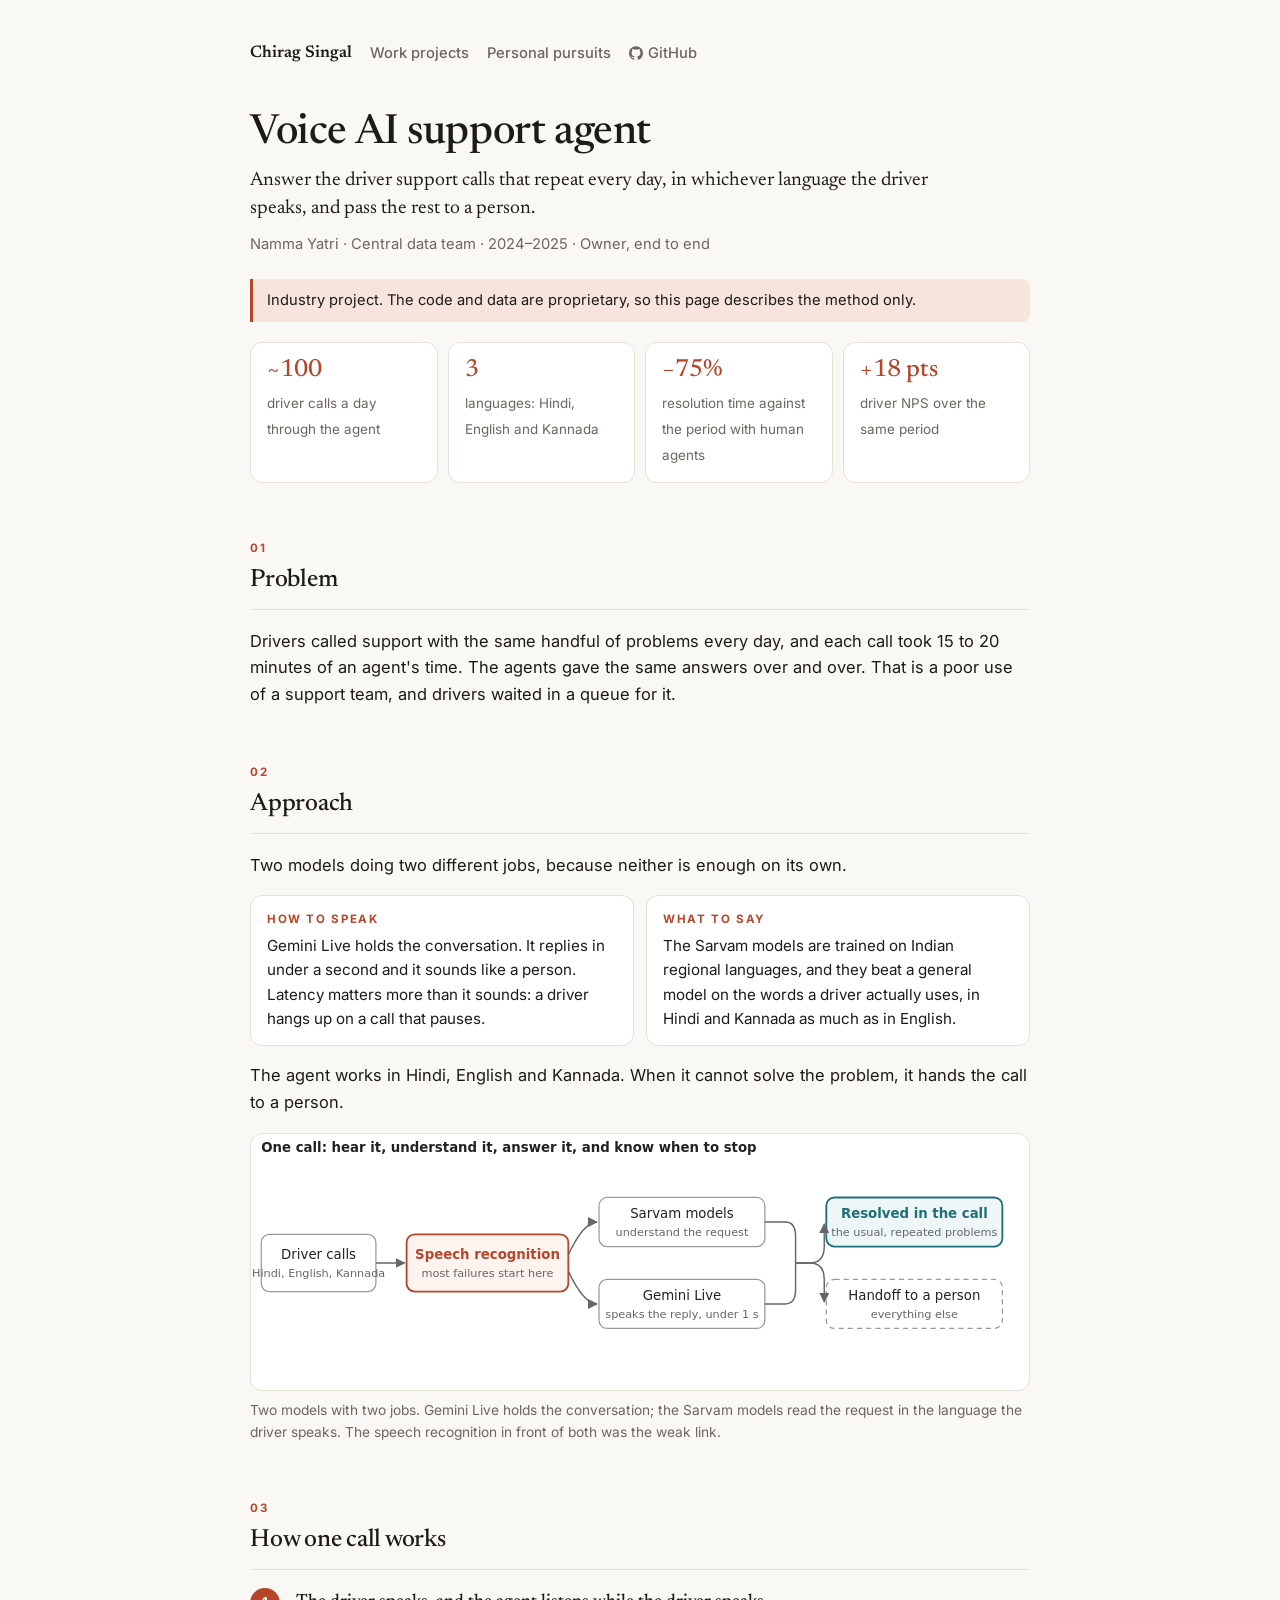
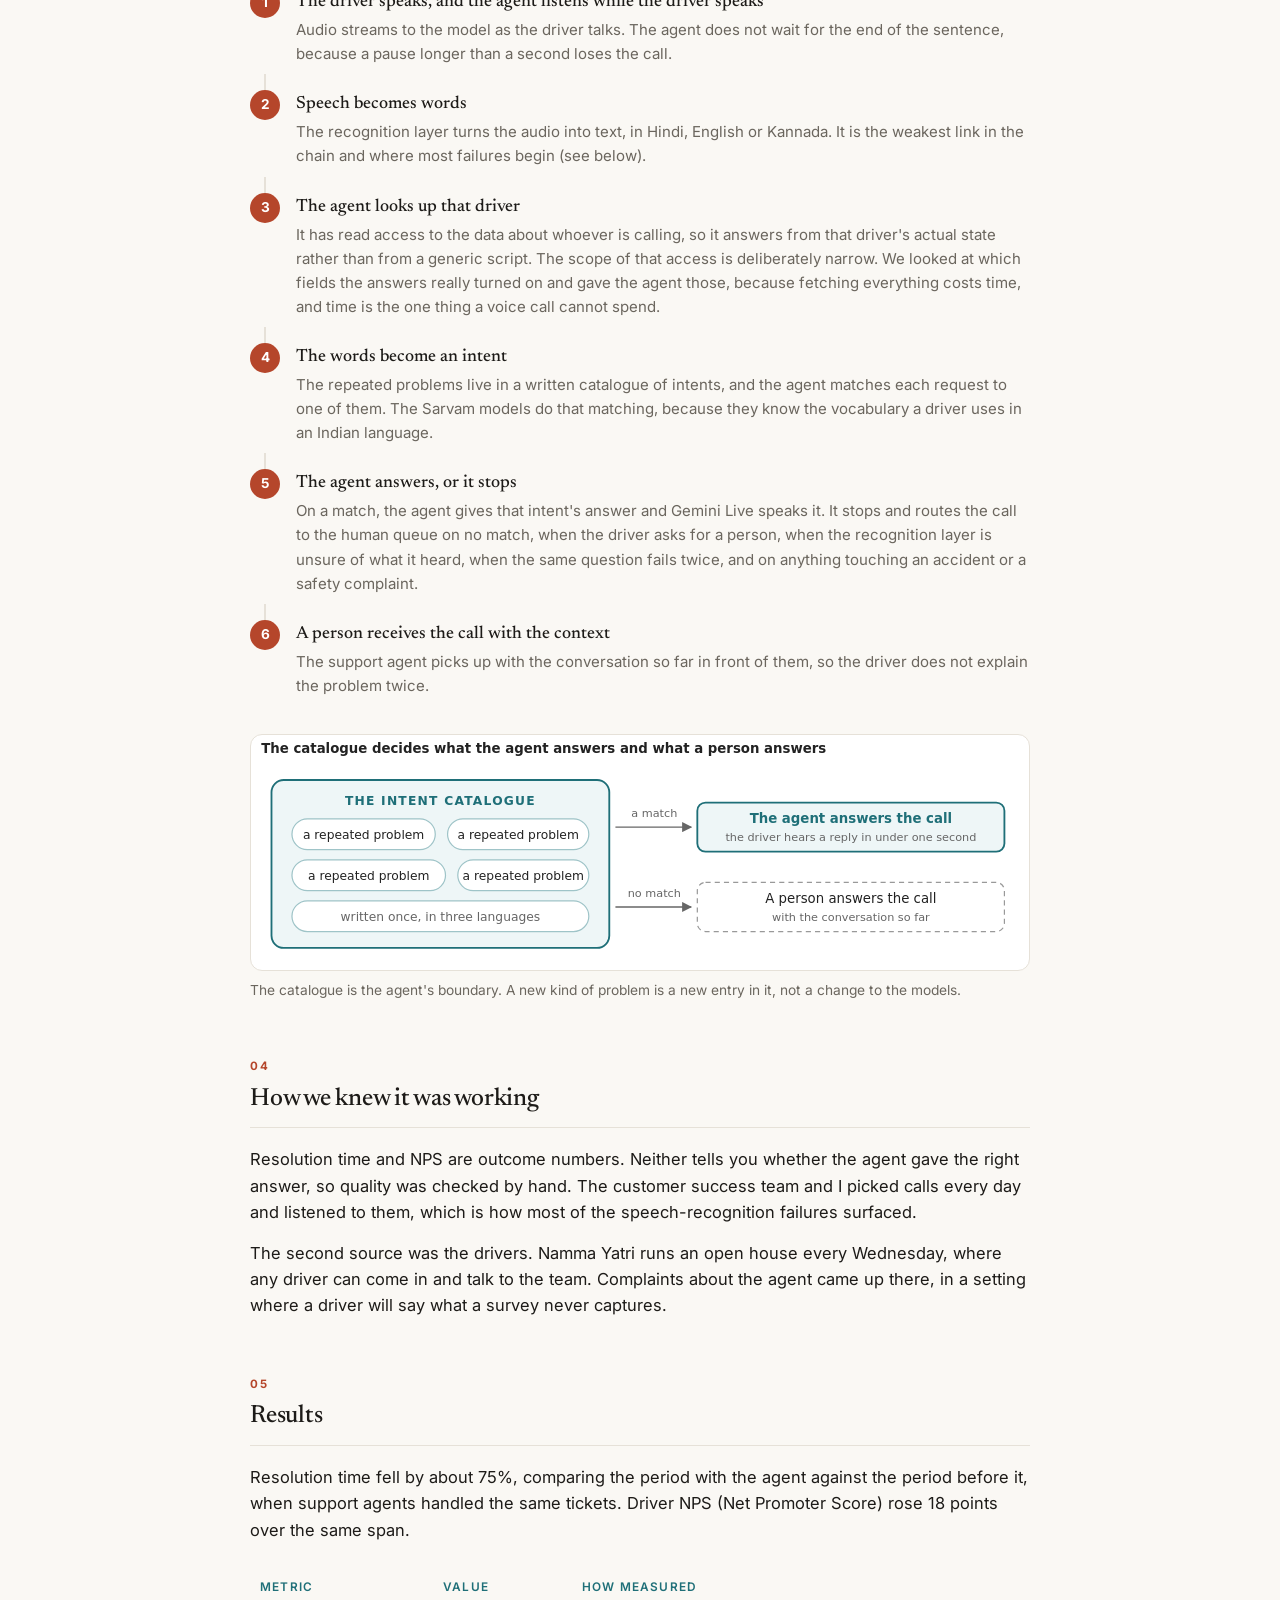
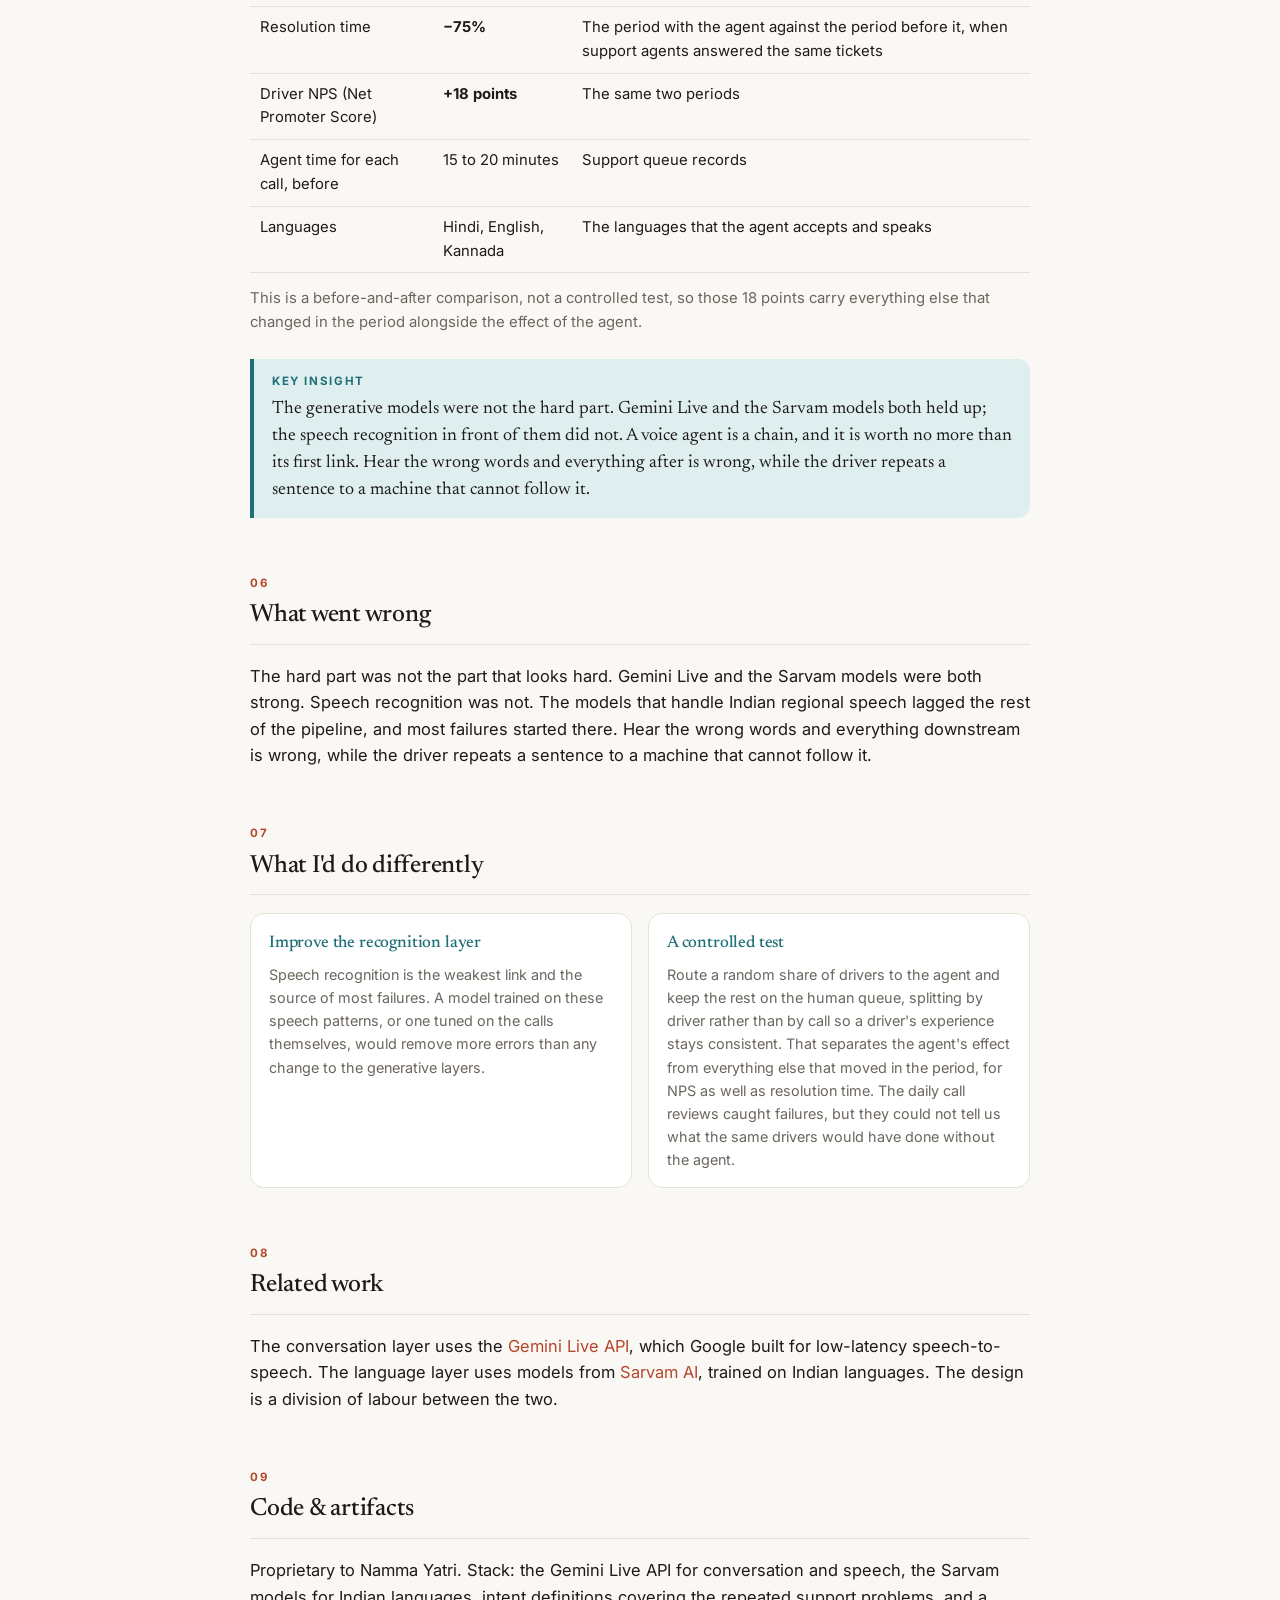
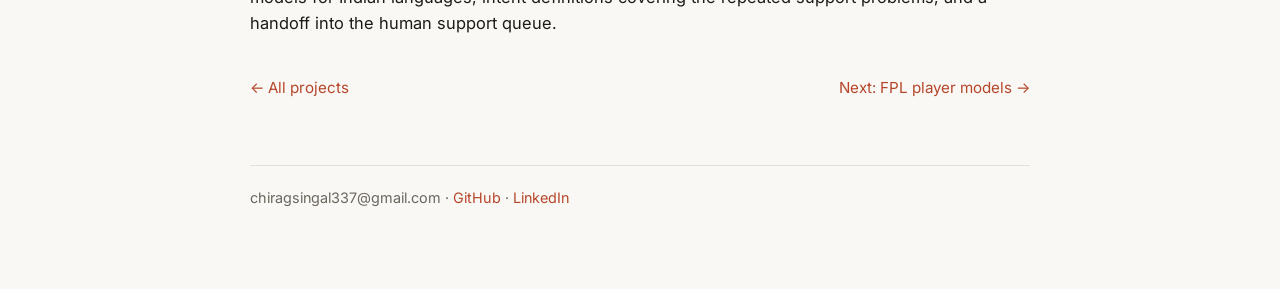
<file: projects/voice-ai-support-agent.html>
<!DOCTYPE html>
<html lang="en">
<head>
<meta charset="UTF-8">
<meta name="viewport" content="width=device-width, initial-scale=1.0">
<title>Voice AI support agent · Chirag Singal</title>
<meta name="description" content="A voice agent answers the driver support calls that repeat every day, in Hindi, English and Kannada, and sends the rest to a person.">
<meta property="og:type" content="article">
<meta property="og:title" content="Voice AI support agent · Chirag Singal">
<meta property="og:description" content="A voice agent answers the driver support calls that repeat every day, in Hindi, English and Kannada, and sends the rest to a person.">
<meta property="og:url" content="https://lagnis337.github.io/projects/voice-ai-support-agent.html">
<meta property="og:image" content="https://lagnis337.github.io/assets/og.png">
<meta name="twitter:card" content="summary_large_image">
<link rel="icon" href="/favicon.svg" type="image/svg+xml">
<link rel="icon" href="/favicon-32.png" sizes="32x32">
<link rel="apple-touch-icon" href="/apple-touch-icon.png">
<link rel="stylesheet" href="../assets/style.css?v=12">
</head>
<body>
<main class="article">
  <nav class="nav">
    <a class="home" href="../">Chirag Singal</a>
    <a href="../#work">Work projects</a>
    <a href="../#personal">Personal pursuits</a>
    <a href="https://github.com/lagnis337"><svg aria-hidden="true"><use href="../assets/icons.svg#i-github"/></svg>GitHub</a>
  </nav>

  <h1>Voice AI support agent</h1>
  <p class="plain">Answer the driver support calls that repeat every day, in whichever language the driver speaks, and pass the rest to a person.</p>
  <p class="meta">Namma Yatri · Central data team · 2024–2025 · Owner, end to end</p>
  <p class="notice">Industry project. The code and data are proprietary, so this page describes the method only.</p>

  <div class="glance">
    <div><b>~100</b><span>driver calls a day through the agent</span></div>
    <div><b>3</b><span>languages: Hindi, English and Kannada</span></div>
    <div><b>−75%</b><span>resolution time against the period with human agents</span></div>
    <div><b>+18 pts</b><span>driver NPS over the same period</span></div>
  </div>

  <h2>Problem</h2>
  <p>Drivers called support with the same handful of problems every day, and each call took 15 to 20 minutes of an agent's time. The agents gave the same answers over and over. That is a poor use of a support team, and drivers waited in a queue for it.</p>

  <h2>Approach</h2>
  <p>Two models doing two different jobs, because neither is enough on its own.</p>
  <div class="two">
    <div><h4>How to speak</h4><p>Gemini Live holds the conversation. It replies in under a second and it sounds like a person. Latency matters more than it sounds: a driver hangs up on a call that pauses.</p></div>
    <div><h4>What to say</h4><p>The Sarvam models are trained on Indian regional languages, and they beat a general model on the words a driver actually uses, in Hindi and Kannada as much as in English.</p></div>
  </div>
  <p>The agent works in Hindi, English and Kannada. When it cannot solve the problem, it hands the call to a person.</p>

  <figure class="flow">
    <svg viewBox="0 0 760 250" xmlns="http://www.w3.org/2000/svg" role="img" font-family="ui-sans-serif, system-ui, sans-serif" font-size="13">
      <title>A driver call goes through speech recognition, then the Sarvam models and Gemini Live, and ends either in a resolved call or a handoff to a person</title>
      <defs><marker id="a" viewBox="0 0 10 10" refX="9" refY="5" markerWidth="7" markerHeight="7" orient="auto-start-reverse"><path d="M0 0L10 5L0 10z" fill="#666"/></marker></defs>
      <text x="10" y="18" fill="#222" font-size="13" font-weight="600">One call: hear it, understand it, answer it, and know when to stop</text>
      <g fill="#fff" stroke="#999" stroke-width="1.2">
        <rect x="10" y="98" width="112" height="56" rx="8"/>
        <rect x="152" y="98" width="158" height="56" rx="8" stroke="#b5462b" stroke-width="1.8" fill="#fdf3ef"/>
        <rect x="340" y="62" width="162" height="48" rx="8"/>
        <rect x="340" y="142" width="162" height="48" rx="8"/>
        <rect x="562" y="62" width="172" height="48" rx="8" stroke="#1f6f78" stroke-width="1.8" fill="#eef6f7"/>
        <rect x="562" y="142" width="172" height="48" rx="8" stroke-dasharray="5 4"/>
      </g>
      <g fill="#222" text-anchor="middle">
        <text x="66" y="122">Driver calls</text><text x="66" y="140" fill="#666" font-size="11">Hindi, English, Kannada</text>
        <text x="231" y="122" fill="#b5462b" font-weight="600">Speech recognition</text><text x="231" y="140" fill="#666" font-size="11">most failures start here</text>
        <text x="421" y="82">Sarvam models</text><text x="421" y="100" fill="#666" font-size="11">understand the request</text>
        <text x="421" y="162">Gemini Live</text><text x="421" y="180" fill="#666" font-size="11">speaks the reply, under 1 s</text>
        <text x="648" y="82" fill="#1f6f78" font-weight="600">Resolved in the call</text><text x="648" y="100" fill="#666" font-size="11">the usual, repeated problems</text>
        <text x="648" y="162">Handoff to a person</text><text x="648" y="180" fill="#666" font-size="11">everything else</text>
      </g>
      <g stroke="#666" stroke-width="1.4" fill="none" marker-end="url(#a)">
        <path d="M122 126H150"/>
        <path d="M310 118Q325 86 338 86"/><path d="M310 134Q325 166 338 166"/>
      </g>
      <g stroke="#666" stroke-width="1.4" fill="none">
        <path d="M502 86H522Q532 86 532 100V152Q532 166 522 166H502" transform="translate(0,0)"/>
      </g>
      <g stroke="#666" stroke-width="1.4" fill="none" marker-end="url(#a)">
        <path d="M532 126H546Q560 126 560 110V88"/><path d="M532 126H546Q560 126 560 142V164"/>
      </g>
    </svg>
    <figcaption>Two models with two jobs. Gemini Live holds the conversation; the Sarvam models read the request in the language the driver speaks. The speech recognition in front of both was the weak link.</figcaption>
  </figure>

  <h2>How one call works</h2>
  <ol class="steps">
    <li><b>The driver speaks, and the agent listens while the driver speaks</b><p>Audio streams to the model as the driver talks. The agent does not wait for the end of the sentence, because a pause longer than a second loses the call.</p></li>
    <li><b>Speech becomes words</b><p>The recognition layer turns the audio into text, in Hindi, English or Kannada. It is the weakest link in the chain and where most failures begin (see below).</p></li>
    <li><b>The agent looks up that driver</b><p>It has read access to the data about whoever is calling, so it answers from that driver's actual state rather than from a generic script. The scope of that access is deliberately narrow. We looked at which fields the answers really turned on and gave the agent those, because fetching everything costs time, and time is the one thing a voice call cannot spend.</p></li>
  <li><b>The words become an intent</b><p>The repeated problems live in a written catalogue of intents, and the agent matches each request to one of them. The Sarvam models do that matching, because they know the vocabulary a driver uses in an Indian language.</p></li>
    <li><b>The agent answers, or it stops</b><p>On a match, the agent gives that intent's answer and Gemini Live speaks it. It stops and routes the call to the human queue on no match, when the driver asks for a person, when the recognition layer is unsure of what it heard, when the same question fails twice, and on anything touching an accident or a safety complaint.</p></li>
    <li><b>A person receives the call with the context</b><p>The support agent picks up with the conversation so far in front of them, so the driver does not explain the problem twice.</p></li>
  </ol>

  <figure class="flow">
    <svg viewBox="0 0 760 230" xmlns="http://www.w3.org/2000/svg" role="img" font-family="ui-sans-serif, system-ui, sans-serif" font-size="13">
      <title>The intent catalogue holds the repeated support problems, which the agent answers; everything else goes to a person</title>
      <defs><marker id="b" viewBox="0 0 10 10" refX="9" refY="5" markerWidth="7" markerHeight="7" orient="auto-start-reverse"><path d="M0 0L10 5L0 10z" fill="#666"/></marker></defs>
      <text x="10" y="18" fill="#222" font-size="13" font-weight="600">The catalogue decides what the agent answers and what a person answers</text>
      <rect x="20" y="44" width="330" height="164" rx="12" stroke="#1f6f78" stroke-width="1.8" fill="#eef6f7"/>
      <text x="185" y="68" fill="#1f6f78" font-size="12" font-weight="700" text-anchor="middle" letter-spacing="1.2">THE INTENT CATALOGUE</text>
      <g fill="#fff" stroke="#9fc4c8" stroke-width="1.2">
        <rect x="40" y="82" width="140" height="30" rx="15"/><rect x="192" y="82" width="138" height="30" rx="15"/>
        <rect x="40" y="122" width="150" height="30" rx="15"/><rect x="202" y="122" width="128" height="30" rx="15"/>
        <rect x="40" y="162" width="290" height="30" rx="15"/>
      </g>
      <g fill="#222" text-anchor="middle" font-size="12">
        <text x="110" y="102">a repeated problem</text><text x="261" y="102">a repeated problem</text>
        <text x="115" y="142">a repeated problem</text><text x="266" y="142">a repeated problem</text>
        <text x="185" y="182" fill="#666">written once, in three languages</text>
      </g>
      <g stroke="#666" stroke-width="1.4" fill="none" marker-end="url(#b)"><path d="M356 90H430"/><path d="M356 168H430"/></g>
      <text x="394" y="80" fill="#666" font-size="11" text-anchor="middle">a match</text>
      <text x="394" y="158" fill="#666" font-size="11" text-anchor="middle">no match</text>
      <g fill="#fff" stroke="#999" stroke-width="1.2">
        <rect x="436" y="66" width="300" height="48" rx="8" stroke="#1f6f78" stroke-width="1.8" fill="#eef6f7"/>
        <rect x="436" y="144" width="300" height="48" rx="8" stroke-dasharray="5 4"/>
      </g>
      <g fill="#222" text-anchor="middle">
        <text x="586" y="86" fill="#1f6f78" font-weight="600">The agent answers the call</text><text x="586" y="104" fill="#666" font-size="11">the driver hears a reply in under one second</text>
        <text x="586" y="164">A person answers the call</text><text x="586" y="182" fill="#666" font-size="11">with the conversation so far</text>
      </g>
    </svg>
    <figcaption>The catalogue is the agent's boundary. A new kind of problem is a new entry in it, not a change to the models.</figcaption>
  </figure>

  <h2>How we knew it was working</h2>
  <p>Resolution time and NPS are outcome numbers. Neither tells you whether the agent gave the right answer, so quality was checked by hand. The customer success team and I picked calls every day and listened to them, which is how most of the speech-recognition failures surfaced.</p>
  <p>The second source was the drivers. Namma Yatri runs an open house every Wednesday, where any driver can come in and talk to the team. Complaints about the agent came up there, in a setting where a driver will say what a survey never captures.</p>

  <h2>Results</h2>
  <p>Resolution time fell by about 75%, comparing the period with the agent against the period before it, when support agents handled the same tickets. Driver NPS (Net Promoter Score) rose 18 points over the same span.</p>
  <div class="table-wrap">
  <table>
    <thead><tr><th>Metric</th><th>Value</th><th>How measured</th></tr></thead>
    <tbody>
      <tr><td>Resolution time</td><td><strong>−75%</strong></td><td>The period with the agent against the period before it, when support agents answered the same tickets</td></tr>
      <tr><td>Driver NPS (Net Promoter Score)</td><td><strong>+18 points</strong></td><td>The same two periods</td></tr>
      <tr><td>Agent time for each call, before</td><td>15 to 20 minutes</td><td>Support queue records</td></tr>
      <tr><td>Languages</td><td>Hindi, English, Kannada</td><td>The languages that the agent accepts and speaks</td></tr>
    </tbody>
  </table>
  </div>
  <p class="stat-row">This is a before-and-after comparison, not a controlled test, so those 18 points carry everything else that changed in the period alongside the effect of the agent.</p>

  <div class="insight">
    <strong>Key insight</strong>
    The generative models were not the hard part. Gemini Live and the Sarvam models both held up; the speech recognition in front of them did not. A voice agent is a chain, and it is worth no more than its first link. Hear the wrong words and everything after is wrong, while the driver repeats a sentence to a machine that cannot follow it.
  </div>

  <h2>What went wrong</h2>
  <p>The hard part was not the part that looks hard. Gemini Live and the Sarvam models were both strong. Speech recognition was not. The models that handle Indian regional speech lagged the rest of the pipeline, and most failures started there. Hear the wrong words and everything downstream is wrong, while the driver repeats a sentence to a machine that cannot follow it.</p>

  <h2>What I'd do differently</h2>
  <div class="cards small">
    <div class="card"><h3>Improve the recognition layer</h3><p>Speech recognition is the weakest link and the source of most failures. A model trained on these speech patterns, or one tuned on the calls themselves, would remove more errors than any change to the generative layers.</p></div>
    <div class="card"><h3>A controlled test</h3><p>Route a random share of drivers to the agent and keep the rest on the human queue, splitting by driver rather than by call so a driver's experience stays consistent. That separates the agent's effect from everything else that moved in the period, for NPS as well as resolution time. The daily call reviews caught failures, but they could not tell us what the same drivers would have done without the agent.</p></div>
  </div>

  <h2>Related work</h2>
  <p>The conversation layer uses the <a href="https://ai.google.dev/gemini-api/docs/live">Gemini Live API</a>, which Google built for low-latency speech-to-speech. The language layer uses models from <a href="https://www.sarvam.ai/">Sarvam AI</a>, trained on Indian languages. The design is a division of labour between the two.</p>

  <h2>Code &amp; artifacts</h2>
  <p>Proprietary to Namma Yatri. Stack: the Gemini Live API for conversation and speech, the Sarvam models for Indian languages, intent definitions covering the repeated support problems, and a handoff into the human support queue.</p>

  <div class="pager"><a href="../#work">← All projects</a><a href="fpl-player-models.html">Next: FPL player models →</a></div>
  <footer>chiragsingal337@gmail.com · <a href="https://github.com/lagnis337">GitHub</a> · <a href="https://www.linkedin.com/in/chiragsingal">LinkedIn</a></footer>
</main>
<script src="../assets/anim.js?v=12"></script>
</body>
</html>
</file>
<file: assets/style.css>
@import url('https://fonts.googleapis.com/css2?family=Newsreader:ital,opsz,wght@0,6..72,400;0,6..72,500;0,6..72,600;1,6..72,400&family=Inter:wght@400;500;600;700&display=swap');

:root {
  --bg: #faf8f4;
  --fg: #1d1b18;
  --muted: #6b665e;
  --line: #e6e1d8;
  --accent: #b5462b;
  --accent-soft: #f6e4dd;
  --accent2: #1f6f78;
  --accent2-soft: #dfeeef;
  --card: #ffffff;
  --tag: #f1ede6;
  --hero: radial-gradient(1200px 400px at 10% -10%, #f6e4dd 0%, rgba(246,228,221,0) 60%), radial-gradient(900px 400px at 100% 0%, #dfeeef 0%, rgba(223,238,239,0) 55%);
  --serif: "Newsreader", Georgia, "Times New Roman", serif;
  --sans: "Inter", ui-sans-serif, system-ui, -apple-system, "Segoe UI", Roboto, sans-serif;
}
@media (prefers-color-scheme: dark) {
  :root {
    --bg: #161513;
    --fg: #ece8e1;
    --muted: #a39d93;
    --line: #2d2a26;
    --accent: #e0745a;
    --accent-soft: #3a241d;
    --accent2: #5fb3bc;
    --accent2-soft: #16302f;
    --card: #1e1c19;
    --tag: #272420;
    --hero: radial-gradient(1200px 400px at 10% -10%, #3a241d 0%, rgba(58,36,29,0) 60%), radial-gradient(900px 400px at 100% 0%, #16302f 0%, rgba(22,48,47,0) 55%);
  }
}
* { box-sizing: border-box; }
html { color-scheme: light dark; }
body { margin: 0; background: var(--bg); color: var(--fg); font: 16.5px/1.6 var(--sans); padding: 0 20px; }
body.home { background-image: var(--hero); background-repeat: no-repeat; }
main { max-width: 780px; margin: 0 auto; padding: 40px 0 80px; }
a { color: var(--accent); text-decoration: none; }
a:hover { text-decoration: underline; }
h1, h2, h3 { font-family: var(--serif); font-weight: 500; letter-spacing: -0.01em; }
h1 { font-size: 2.6rem; line-height: 1.1; margin: 0 0 10px; }
h2 { font-size: 1.55rem; margin: 56px 0 18px; padding-bottom: 8px; border-bottom: 1px solid var(--line); }
h3 { font-size: 1.15rem; margin: 26px 0 8px; }
p { margin: 0 0 14px; }
.contact { display: flex; flex-wrap: wrap; gap: 8px 20px; font-size: 0.93rem; margin: 0 0 16px; }
.contact a { display: inline-flex; align-items: center; gap: 7px; color: var(--fg); font-weight: 500; }
.contact a:hover { color: var(--accent); text-decoration: none; }
.contact svg { width: 16px; height: 16px; fill: currentColor; flex: none; }
.lede { font-family: var(--serif); font-size: 1.28rem; line-height: 1.45; color: var(--fg); margin-bottom: 18px; max-width: 700px; }
.nav { display: flex; gap: 18px; flex-wrap: wrap; font-size: 0.92rem; margin-bottom: 44px; font-weight: 500; }
.nav a { color: var(--muted); display: inline-flex; align-items: center; gap: 5px; }
.nav a svg { width: 14px; height: 14px; fill: currentColor; }
.nav a.home { color: var(--fg); font-family: var(--serif); font-size: 1.05rem; font-weight: 600; }

/* numbered section eyebrows on case-study pages */
.article { counter-reset: sec; }
.article h2 { counter-increment: sec; }
.article h2::before { content: "0" counter(sec); display: block; font-family: var(--sans); font-size: 0.72rem; letter-spacing: 0.14em; color: var(--accent); font-weight: 700; margin-bottom: 4px; }

/* cards */
.cards { display: grid; grid-template-columns: repeat(auto-fill, minmax(320px, 1fr)); gap: 16px; align-items: stretch; }
.card { position: relative; display: flex; flex-direction: column; background: var(--card); border: 1px solid var(--line); border-radius: 14px; padding: 0; color: inherit; overflow: hidden; transition: transform .15s ease, box-shadow .15s ease; }
a.card:hover, .card.linked:hover { text-decoration: none; transform: translateY(-2px); box-shadow: 0 8px 24px rgba(0,0,0,0.08); }
.card.linked h3 a { color: inherit; text-decoration: none; }
.card.linked h3 a::after { content: ""; position: absolute; inset: 0; }
.card .tags a.tag { position: relative; z-index: 1; text-decoration: none; }
.card .cover { height: 110px; background: var(--tag); border-bottom: 1px solid var(--line); }
.card .cover svg { width: 100%; height: 100%; display: block; }
.card .body { padding: 16px 18px 16px; display: flex; flex-direction: column; flex: 1 1 auto; }
.card .body .tags { margin-top: auto; padding-top: 12px; }
.cardmeta { color: var(--accent2); font-size: 0.78rem; font-weight: 600; letter-spacing: 0.04em; text-transform: uppercase; margin: 0 0 8px; }
.card h3 { margin: 0 0 6px; font-size: 1.12rem; }
.card p { margin: 0 0 10px; color: var(--muted); font-size: 0.93rem; }
.tags { display: flex; flex-wrap: wrap; gap: 6px; }
.tag { font-size: 0.74rem; font-weight: 500; background: var(--tag); border-radius: 999px; padding: 3px 9px; color: var(--muted); display: inline-flex; align-items: center; gap: 5px; }
.tag svg { width: 13px; height: 13px; fill: currentColor; flex: none; }
.tag.code { background: var(--accent-soft); color: var(--accent); }
a.tag.code:hover { background: var(--accent); color: #fff; }
.tag .arr { font-weight: 400; font-size: 0.78rem; line-height: 1; display: inline-block; transition: transform .15s ease; }
a.tag:hover .arr { transform: translate(1px, -1px); }
.tag.demo { background: var(--accent2-soft); color: var(--accent2); }
a.tag.demo:hover { background: var(--accent2); color: #fff; }
.ghlink { display: inline-flex; align-items: center; gap: 5px; }
.ghlink svg { width: 14px; height: 14px; fill: currentColor; }
.tag.org { background: var(--accent2-soft); color: var(--accent2); }
.card .links { margin: 12px 0 0; font-size: 0.9rem; }
.card .links a { margin-right: 14px; font-weight: 600; }

.plain { font-family: var(--serif); font-size: 1.22rem; line-height: 1.45; margin: 0 0 10px; max-width: 700px; }
.meta { color: var(--muted); font-size: 0.92rem; margin-bottom: 22px; }
.toolstrip { margin: -8px 0 36px; }
.notice { border-left: 3px solid var(--accent); background: var(--accent-soft); padding: 10px 14px; border-radius: 0 8px 8px 0; font-size: 0.92rem; color: var(--fg); margin: 0 0 20px; }
.glance { display: grid; grid-template-columns: repeat(auto-fit, minmax(150px, 1fr)); gap: 10px; margin: 20px 0 8px; }
.glance div { background: var(--card); border: 1px solid var(--line); border-radius: 12px; padding: 14px 16px; }
.glance b { display: block; font-family: var(--serif); font-size: 1.55rem; line-height: 1.1; margin-bottom: 4px; color: var(--accent); font-weight: 500; }
.glance span { color: var(--muted); font-size: 0.84rem; }
.insight { border-left: 4px solid var(--accent2); background: var(--accent2-soft); border-radius: 0 12px 12px 0; padding: 14px 18px; margin: 24px 0; font-family: var(--serif); font-size: 1.12rem; line-height: 1.5; }
.insight strong { font-family: var(--sans); color: var(--accent2); display: block; font-size: 0.72rem; letter-spacing: 0.14em; text-transform: uppercase; margin-bottom: 6px; }
.two { display: grid; grid-template-columns: repeat(auto-fit, minmax(260px, 1fr)); gap: 12px; margin: 16px 0; }
.two > div { background: var(--card); border: 1px solid var(--line); border-radius: 12px; padding: 14px 16px; }
.two h4 { margin: 0 0 6px; font-size: 0.72rem; letter-spacing: 0.14em; text-transform: uppercase; color: var(--accent); font-weight: 700; }
.two p { margin: 0; font-size: 0.95rem; }
.dl { display: grid; grid-template-columns: max-content 1fr; gap: 8px 18px; margin: 14px 0 20px; font-size: 0.95rem; }
.dl dt { color: var(--accent2); font-weight: 600; }
.dl dd { margin: 0; }
.steps { list-style: none; counter-reset: s; padding: 0; margin: 16px 0; }
.steps li { counter-increment: s; position: relative; padding: 0 0 18px 46px; }
.steps li::before { content: counter(s); position: absolute; left: 0; top: 0; width: 30px; height: 30px; border-radius: 50%; background: var(--accent); color: #fff; font-size: 0.85rem; font-weight: 700; display: flex; align-items: center; justify-content: center; }
.steps li + li::after { content: ""; position: absolute; left: 14px; top: -16px; height: 16px; border-left: 2px solid var(--line); }
.steps b { display: block; margin-bottom: 2px; font-family: var(--serif); font-size: 1.1rem; font-weight: 500; }
.steps p { margin: 0; color: var(--muted); font-size: 0.94rem; }
.cards.small .card { padding: 16px 18px; }
.cards.small .card .body { padding: 0; }
.cards.small .card h3 { color: var(--accent2); }
.cards.small h3 { font-size: 1.05rem; }
.cards.small p { font-size: 0.9rem; margin: 0; }
.stat-row { color: var(--muted); font-size: 0.93rem; margin-top: -6px; }
figure { margin: 18px 0 22px; }
figure img, figure svg { max-width: 100%; height: auto; display: block; border: 1px solid var(--line); border-radius: 12px; background: #fff; }
figcaption { color: var(--muted); font-size: 0.86rem; margin-top: 8px; }
table { border-collapse: collapse; width: 100%; font-size: 0.93rem; margin: 12px 0 20px; }
th, td { text-align: left; padding: 9px 10px; border-bottom: 1px solid var(--line); vertical-align: top; }
th { color: var(--accent2); font-weight: 600; font-size: 0.74rem; text-transform: uppercase; letter-spacing: 0.1em; }
.table-wrap { overflow-x: auto; }
code { font: 0.88em ui-monospace, SFMono-Regular, Menlo, monospace; background: var(--tag); padding: 1px 5px; border-radius: 4px; }
pre { background: var(--tag); padding: 14px; border-radius: 8px; overflow-x: auto; }
pre code { background: none; padding: 0; }
ul { padding-left: 22px; } li { margin-bottom: 6px; }
footer { margin-top: 64px; padding-top: 20px; border-top: 1px solid var(--line); color: var(--muted); font-size: 0.9rem; }
.pager { display: flex; justify-content: space-between; gap: 16px; margin-top: 40px; font-size: 0.95rem; }
@media (max-width: 480px) { body { font-size: 16px; } h1 { font-size: 2rem; } .dl { grid-template-columns: 1fr; gap: 2px 0; } .dl dd { margin-bottom: 8px; } }

/* flow-diagram animation (figure.flow gets .anim from anim.js, .in when scrolled into view) */
figure.flow.anim svg rect, figure.flow.anim svg text { opacity: 0; transform: translateY(6px); transition: opacity .45s ease, transform .45s ease; transition-delay: calc(var(--i, 0) * 45ms); }
figure.flow.anim.in svg rect, figure.flow.anim.in svg text { opacity: 1; transform: none; }
figure.flow.anim svg path[marker-end]:not([stroke-dasharray]) { stroke-dasharray: 1; stroke-dashoffset: 1; transition: stroke-dashoffset .7s ease .5s; }
figure.flow.anim.in svg path[marker-end]:not([stroke-dasharray]) { stroke-dashoffset: 0; }
figure.flow.anim.in svg path[stroke-dasharray] { animation: flow 4.2s linear infinite; }
@keyframes flow { to { stroke-dashoffset: -63; } }
figure.chart svg { padding: 6px 4px; }

/* card covers draw in when scrolled into view (anim.js adds .anim, then .in) */
.cover.anim svg > * { opacity: 0; transform: translateY(5px); transition: opacity .4s ease, transform .4s ease; transition-delay: calc(var(--i, 0) * 55ms); }
.cover.anim.in svg > * { opacity: 1; transform: none; }

/* floating back-to-top button */
.totop { position: fixed; right: 22px; bottom: 22px; width: 42px; height: 42px; padding: 0; border-radius: 50%; border: 1px solid var(--line); background: var(--card); color: var(--accent); display: flex; align-items: center; justify-content: center; cursor: pointer; box-shadow: 0 6px 20px rgba(0,0,0,0.14); opacity: 0; pointer-events: none; transform: translateY(8px); transition: opacity .25s ease, transform .25s ease, background .15s ease, color .15s ease; z-index: 50; }
.totop.in { opacity: 1; pointer-events: auto; transform: none; }
.totop:hover { background: var(--accent); color: #fff; border-color: var(--accent); }
.totop svg { width: 18px; height: 18px; fill: none; stroke: currentColor; stroke-width: 2.2; stroke-linecap: round; stroke-linejoin: round; }
@media (max-width: 480px) { .totop { right: 14px; bottom: 14px; width: 38px; height: 38px; } }

/* Problem / Solution / Impact blocks inside project cards */
.psi { margin: 0; }
.psi dt { font-size: 0.67rem; letter-spacing: 0.12em; text-transform: uppercase; font-weight: 700; color: var(--accent2); margin-bottom: 2px; }
.psi dt.imp { color: var(--accent); }
.psi dd { margin: 0 0 10px; font-size: 0.92rem; color: var(--muted); line-height: 1.5; }
.psi dd:last-child { margin-bottom: 0; }
.whywrap { position: absolute; top: 10px; right: 10px; z-index: 2; }
.goto.why { position: static; pointer-events: auto; cursor: help; font-family: inherit; }
.goto.why b { font-weight: 700; font-size: 0.72rem; border: 1px solid currentColor; border-radius: 50%; width: 13px; height: 13px; display: inline-flex; align-items: center; justify-content: center; }
.whywrap .tip { position: absolute; top: 34px; right: 0; width: 248px; background: var(--card); border: 1px solid var(--line); border-radius: 10px; padding: 11px 13px; font-size: 0.82rem; font-weight: 400; letter-spacing: 0; text-transform: none; line-height: 1.5; color: var(--muted); box-shadow: 0 10px 28px rgba(0,0,0,0.18); opacity: 0; visibility: hidden; transform: translateY(-4px); transition: opacity .15s ease, transform .15s ease, visibility .15s; }
.whywrap:hover .tip, .whywrap:focus-within .tip { opacity: 1; visibility: visible; transform: none; }
.whywrap:hover .goto.why, .whywrap:focus-within .goto.why { background: var(--accent); border-color: var(--accent); color: #fff; }

/* "this card opens something" cue */
/* top-right chip marks a card that opens something */
.goto { position: absolute; top: 10px; right: 10px; z-index: 1; pointer-events: none; display: inline-flex; align-items: center; gap: 5px; padding: 4px 10px; border-radius: 999px; background: var(--card); border: 1px solid var(--line); color: var(--muted); font-size: 0.67rem; font-weight: 700; letter-spacing: 0.1em; text-transform: uppercase; line-height: 1; transition: background .15s ease, color .15s ease, border-color .15s ease, transform .15s ease; }
.goto b { font-weight: 400; font-size: 0.8rem; letter-spacing: 0; }
.card.linked:hover .goto { background: var(--accent); border-color: var(--accent); color: #fff; transform: translate(2px, -2px); }
.card.linked:hover h3 a { color: var(--accent); }
.card.linked { cursor: pointer; }

/* charts: the data lines draw themselves, the marks and labels fade in */
figure.chart.anim svg text, figure.chart.anim svg circle, figure.chart.anim svg rect { opacity: 0; transition: opacity .45s ease; transition-delay: calc(.35s + var(--i, 0) * 35ms); }
figure.chart.anim.in svg text, figure.chart.anim.in svg circle, figure.chart.anim.in svg rect { opacity: 1; }
figure.chart.anim svg path.draw { stroke-dasharray: 1; stroke-dashoffset: 1; transition: stroke-dashoffset 1.1s ease; }
figure.chart.anim.in svg path.draw { stroke-dashoffset: 0; }
</file>
